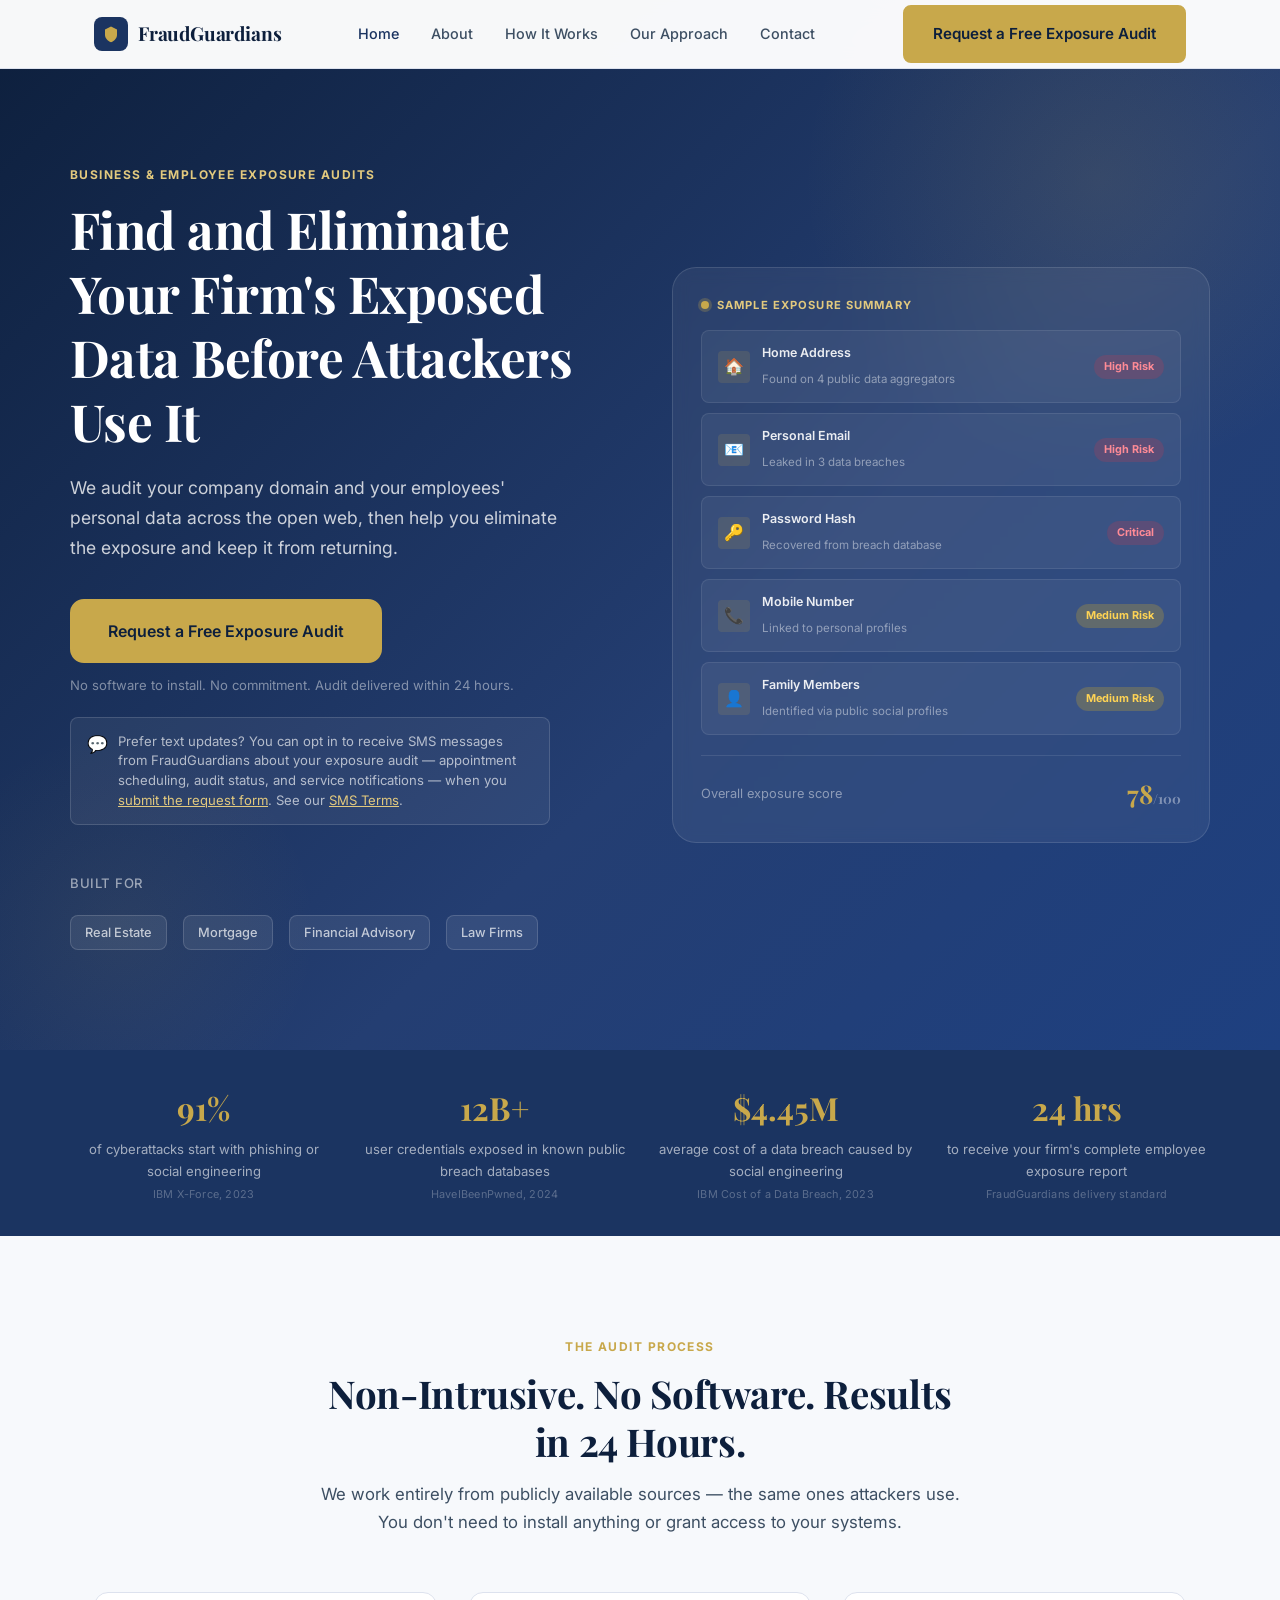
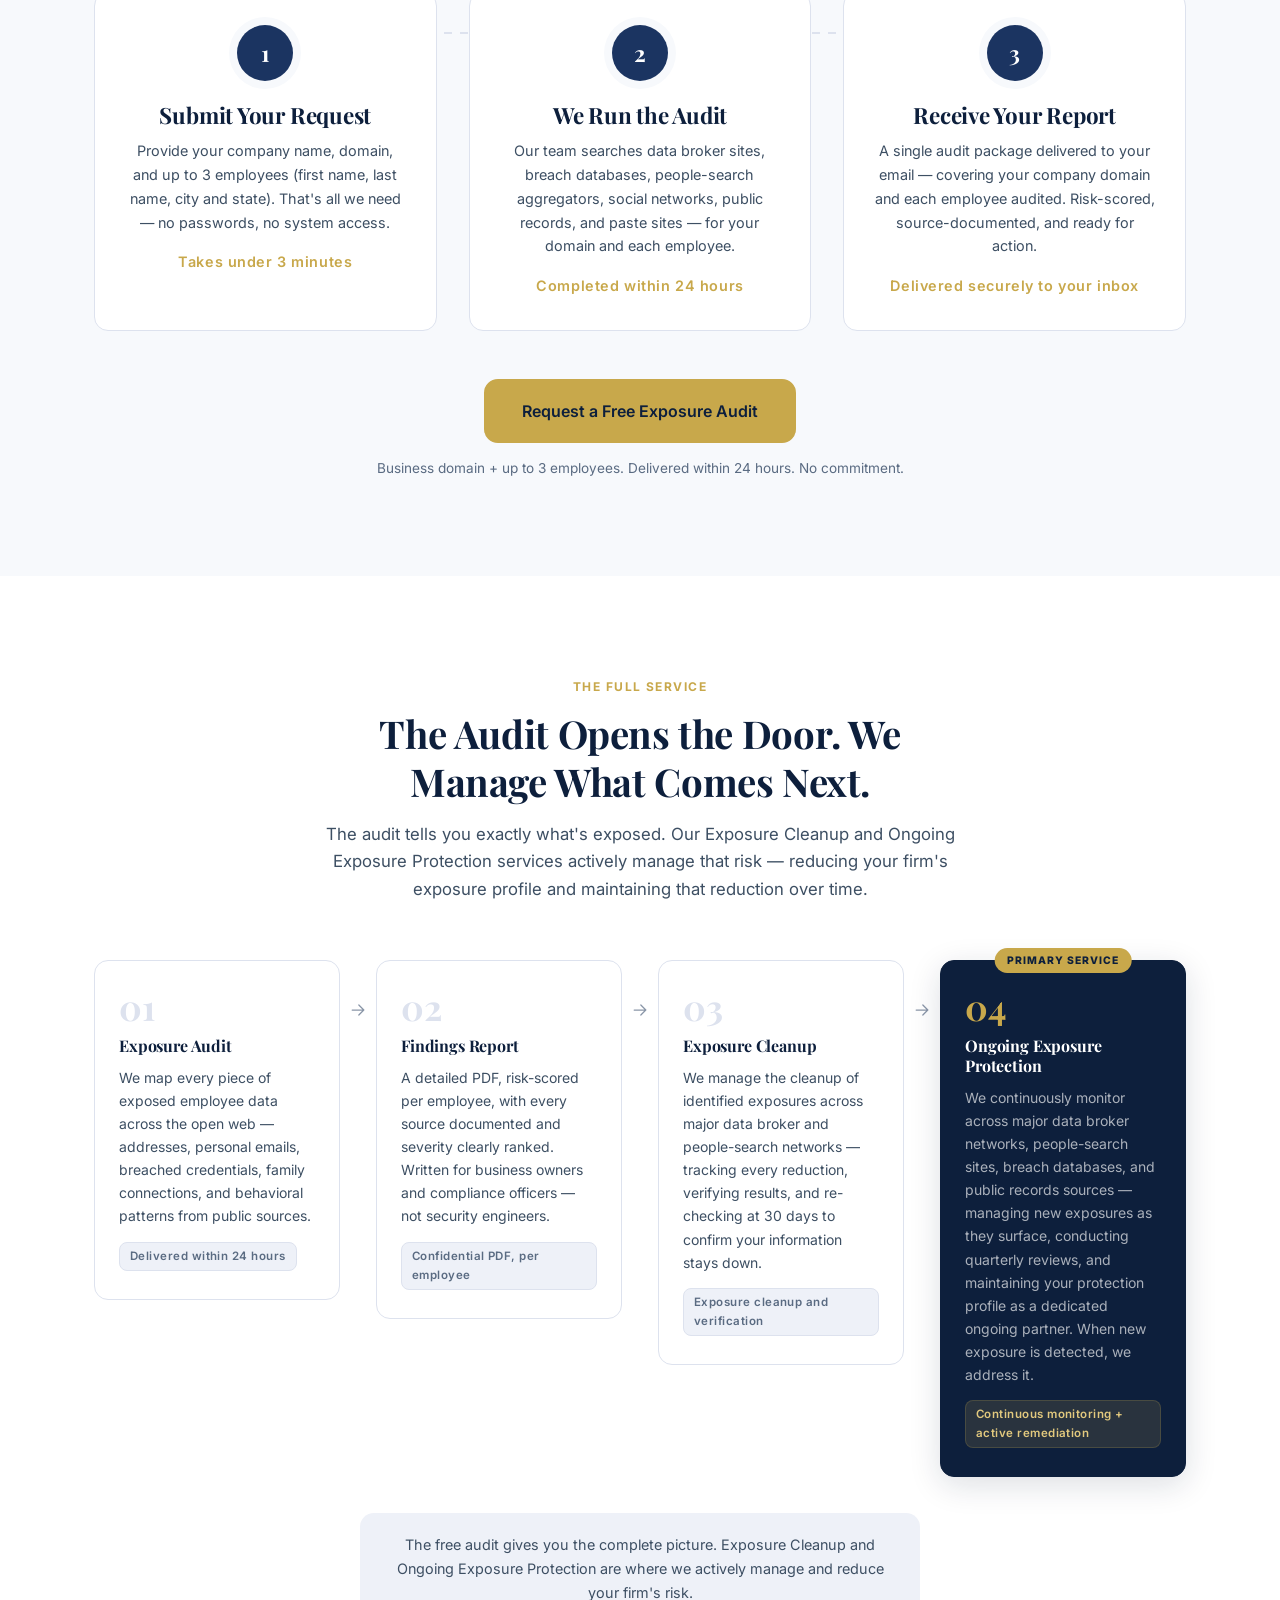
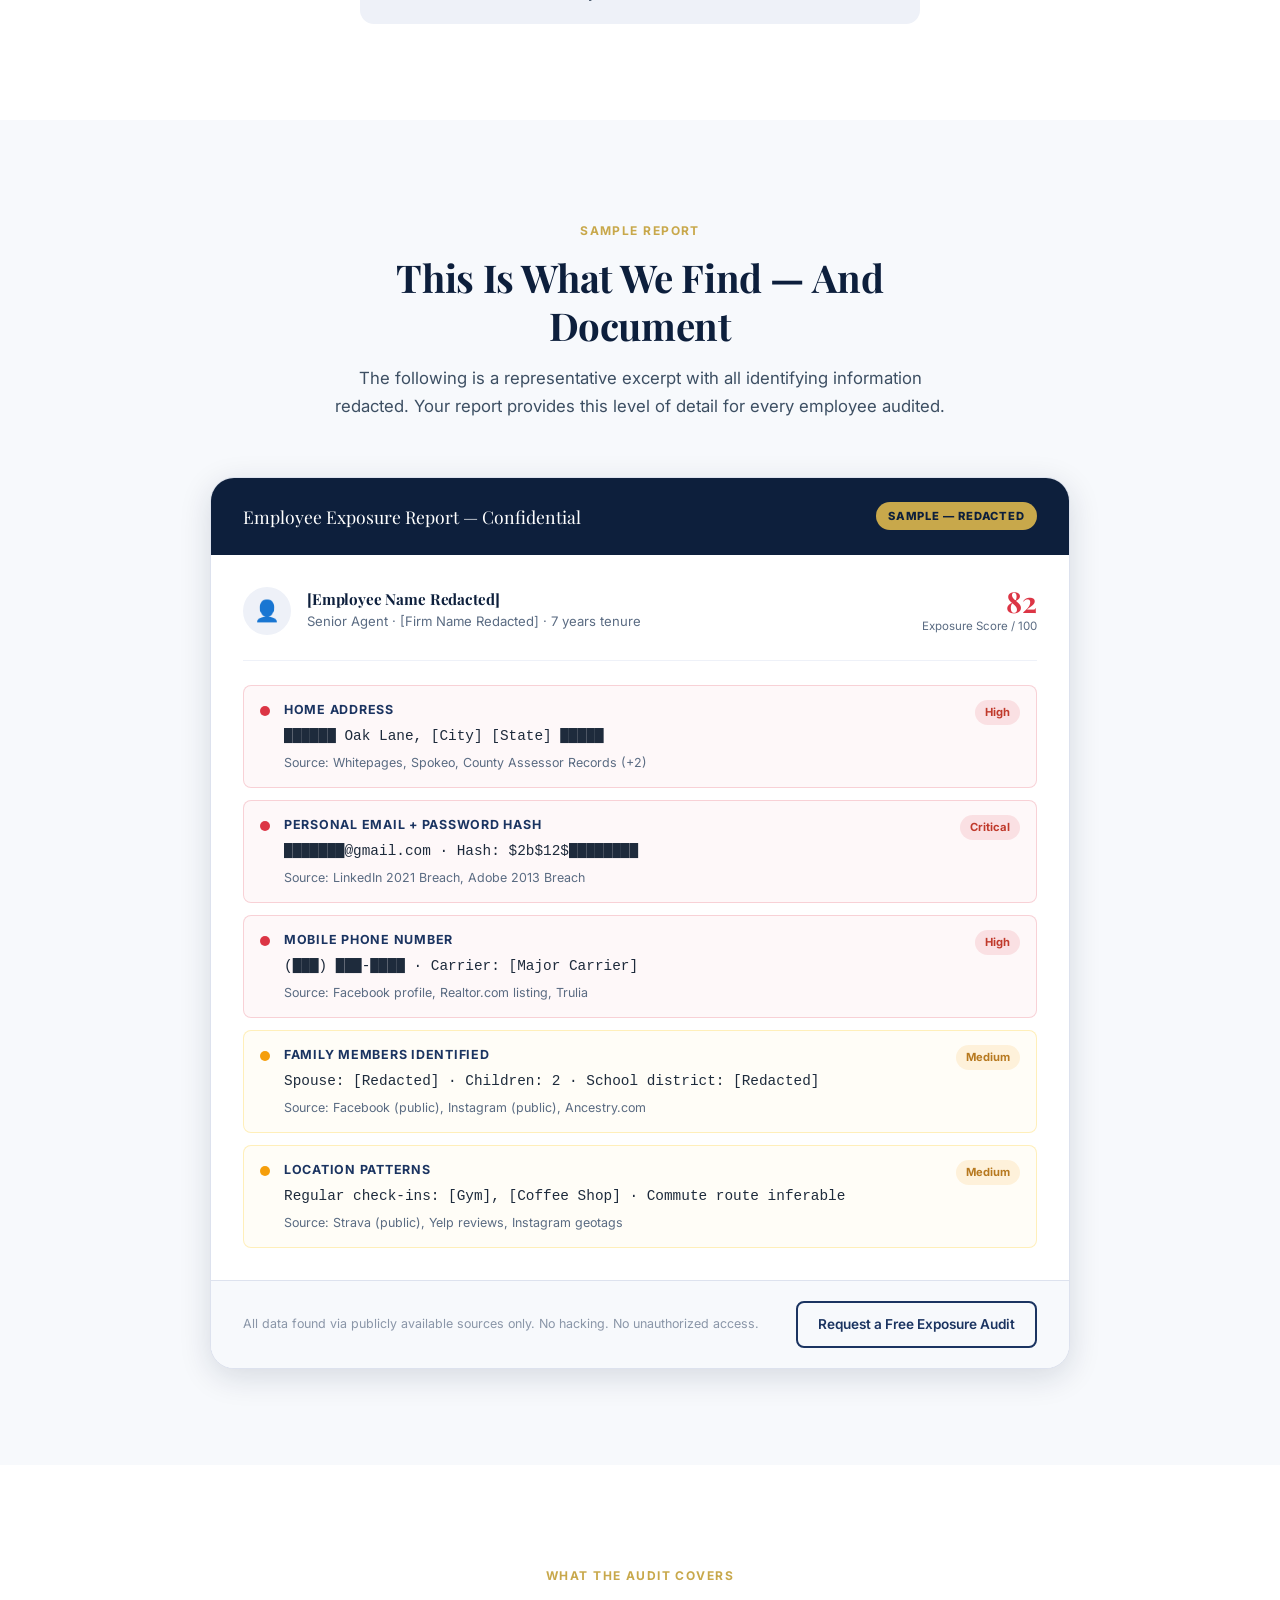
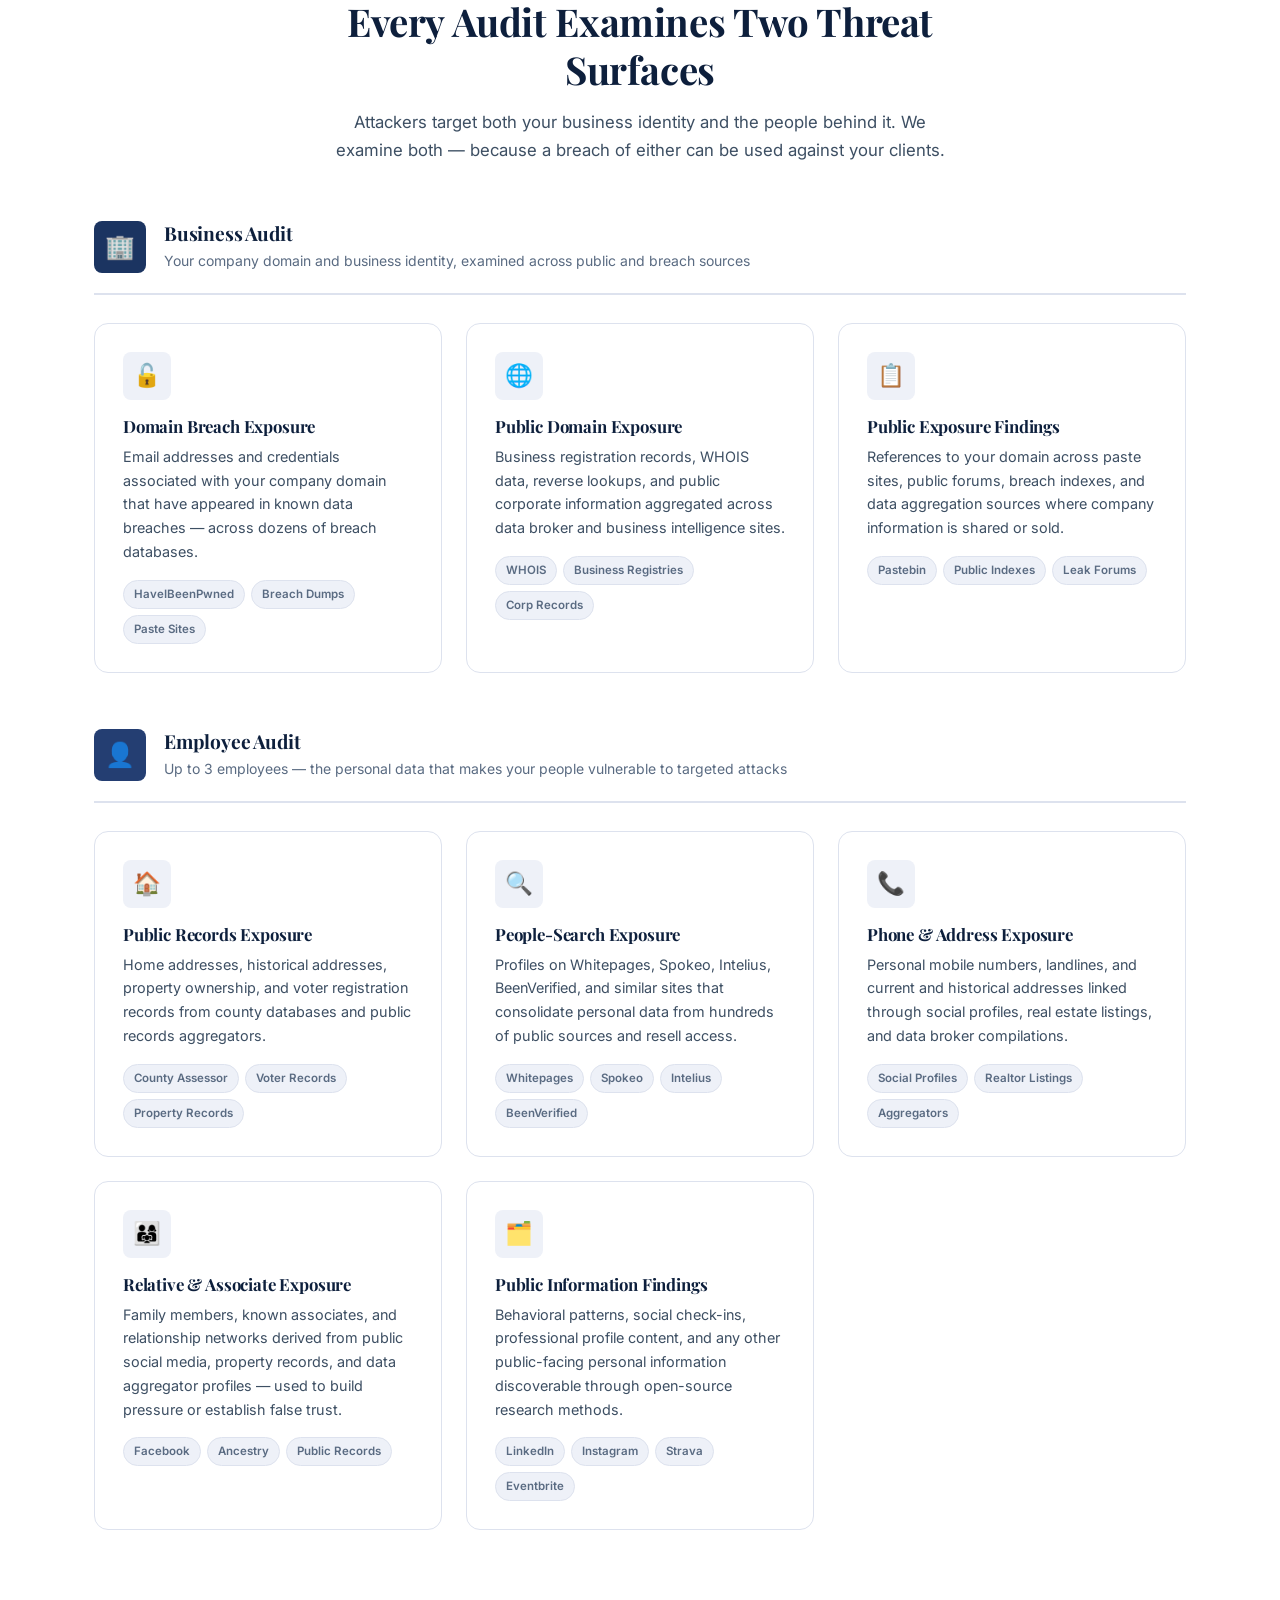
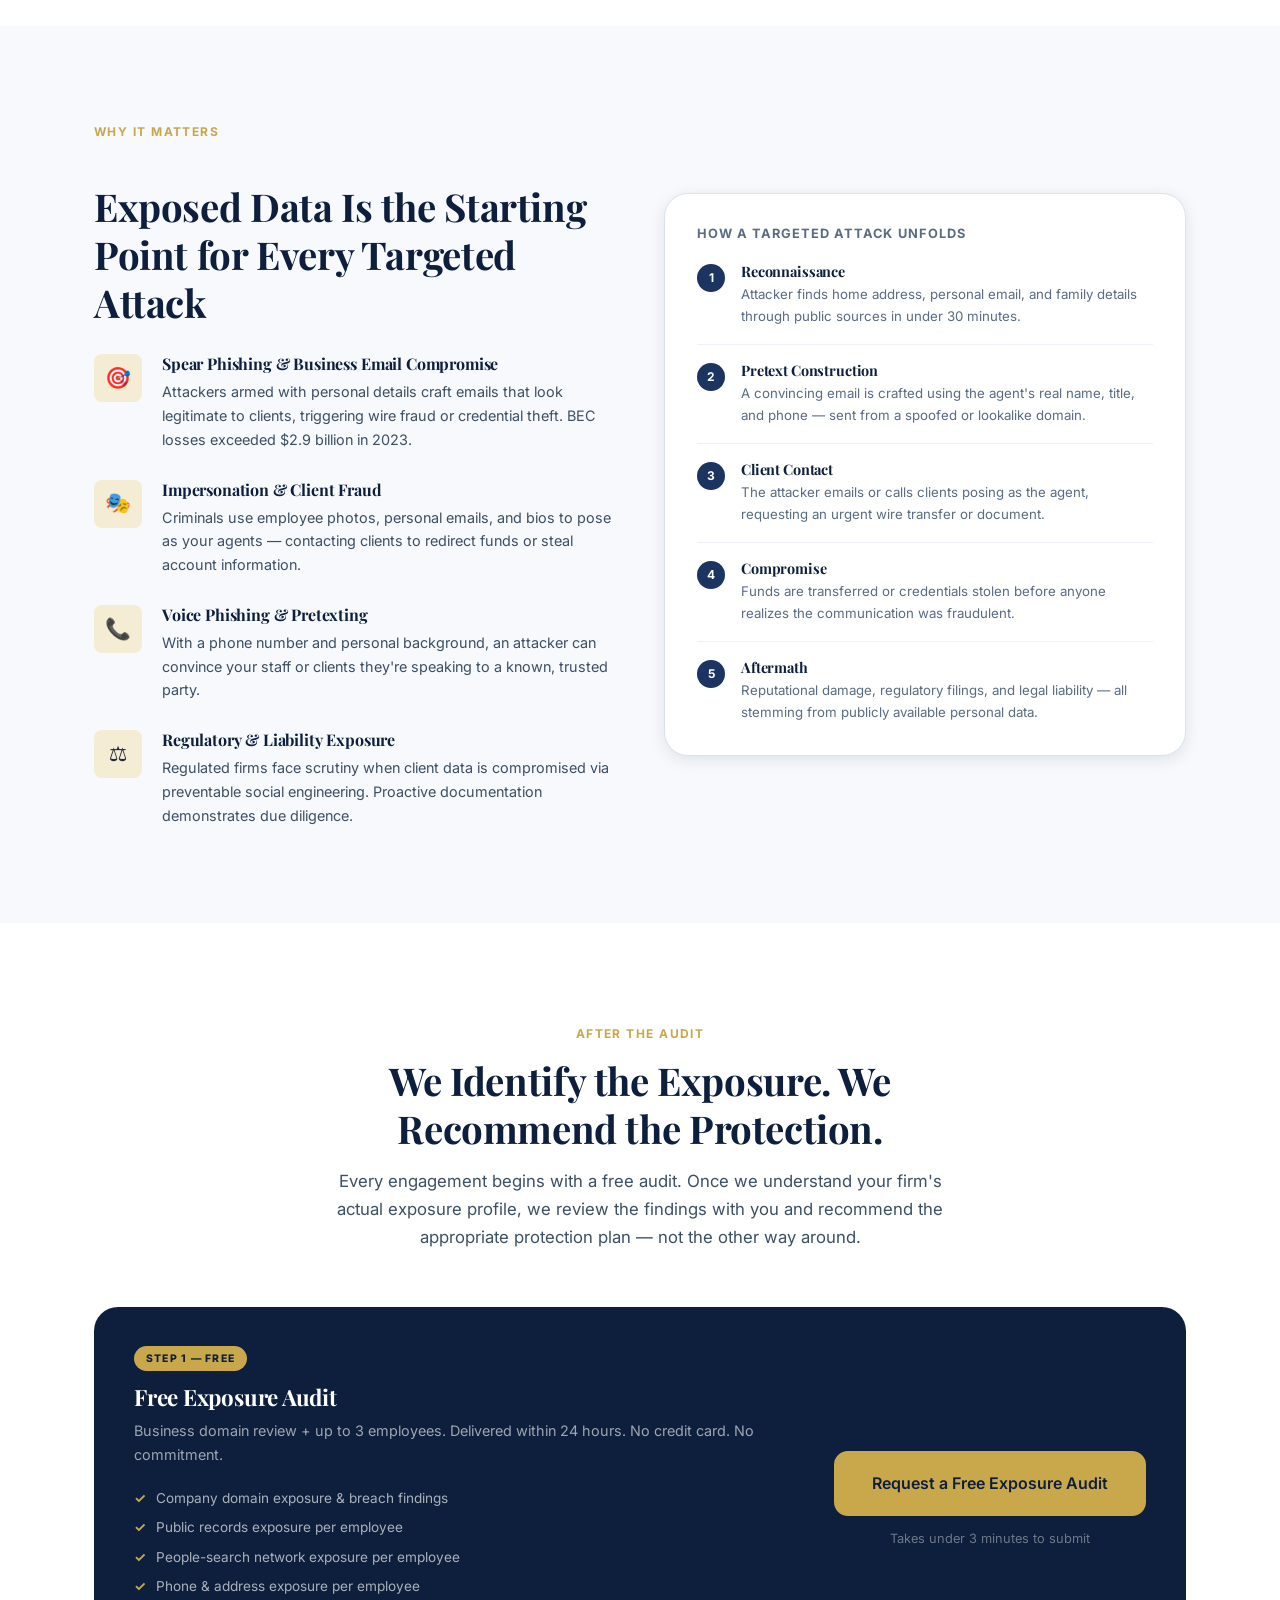
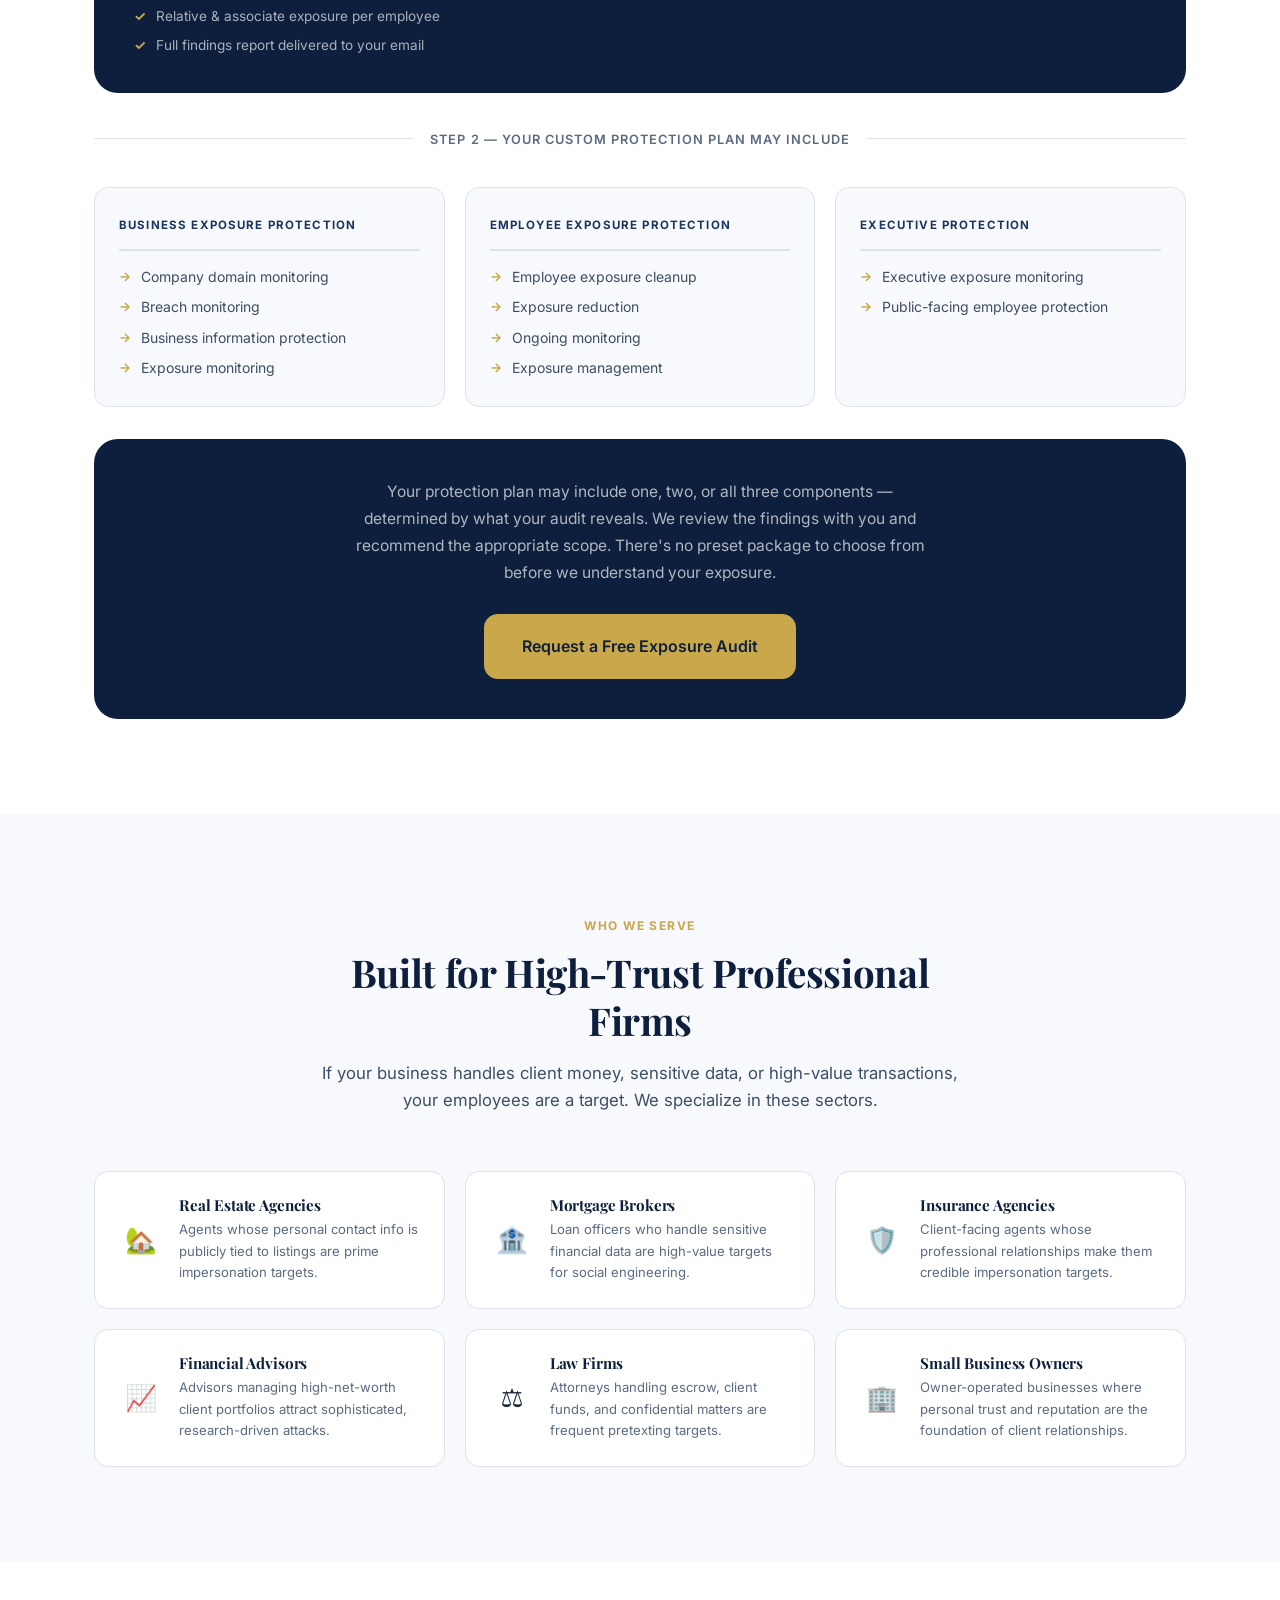
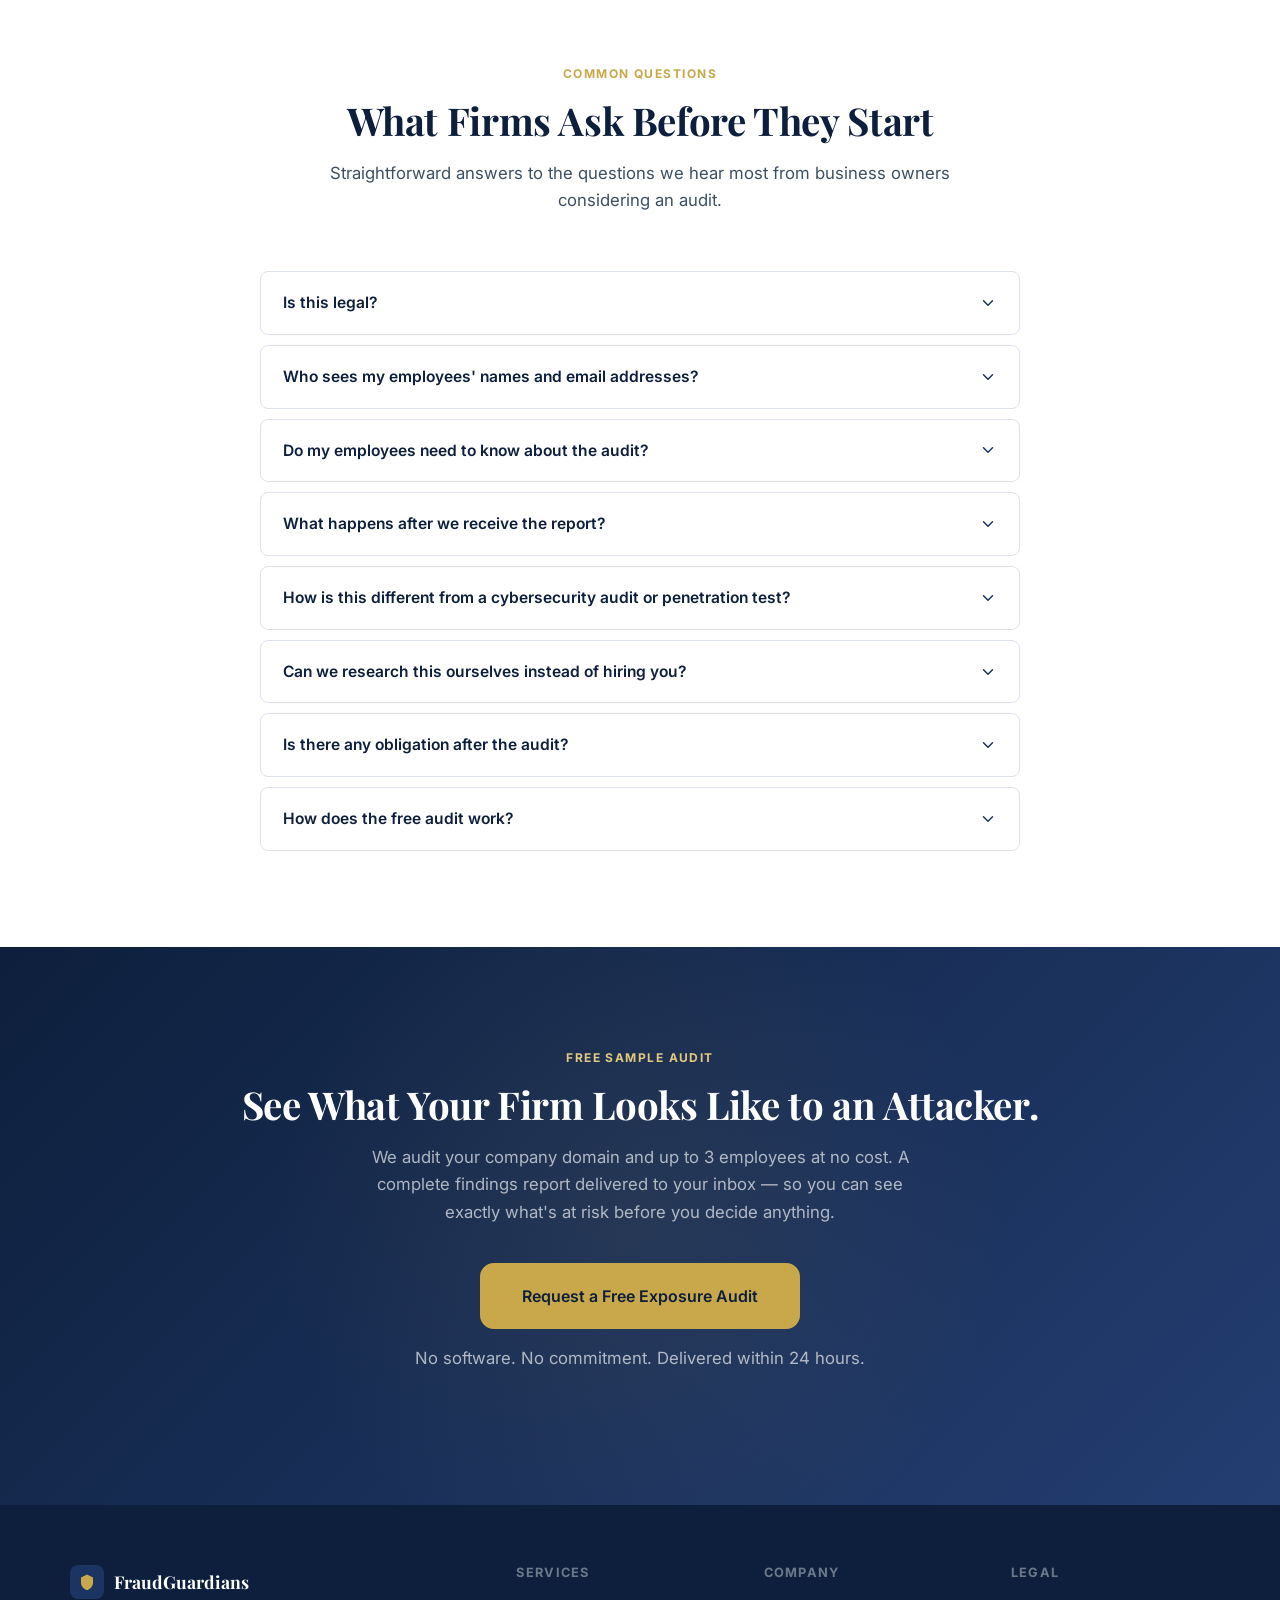
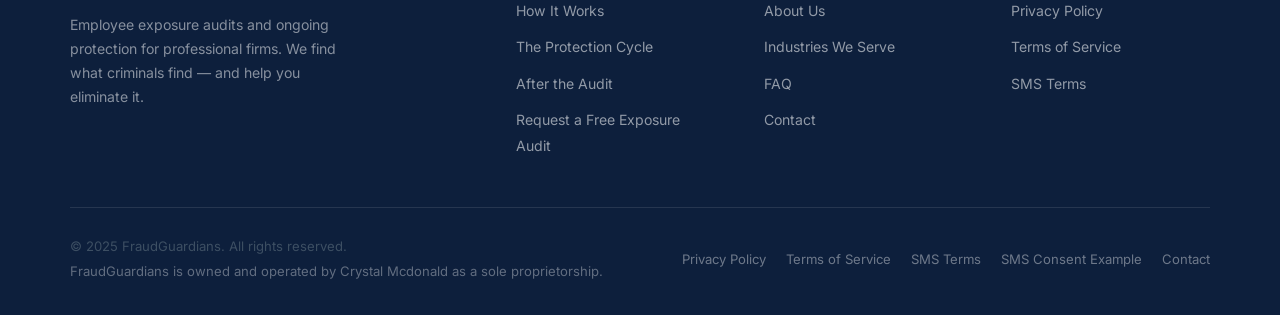
<file: index.html>
<!DOCTYPE html>
<html lang="en">
<head>
  <meta charset="UTF-8" />
  <meta name="viewport" content="width=device-width, initial-scale=1.0" />
  <title>FraudGuardians — Employee Exposure Audits &amp; Ongoing Protection for Professional Firms</title>
  <meta name="description" content="FraudGuardians finds and documents employee personal data exposed online, then helps your firm eliminate it and monitor for new exposures — before attackers use it." />
  <link rel="preconnect" href="https://fonts.googleapis.com" />
  <link rel="preconnect" href="https://fonts.gstatic.com" crossorigin />
  <link href="https://fonts.googleapis.com/css2?family=Inter:wght@400;500;600;700&family=Playfair+Display:wght@600;700&display=swap" rel="stylesheet" />
  <link rel="stylesheet" href="css/styles.css" />
  <link rel="icon" href="data:image/svg+xml,<svg xmlns='http://www.w3.org/2000/svg' viewBox='0 0 32 32'><rect width='32' height='32' rx='7' fill='%231B3461'/><path d='M16 6 L23 10 L23 18 C23 22 16 26 16 26 C16 26 9 22 9 18 L9 10 Z' fill='%23C8A84B'/></svg>" />
</head>
<body>

<!-- ── Navigation ── -->
<nav class="nav" role="navigation" aria-label="Main navigation">
  <div class="nav__inner">
    <a href="index.html" class="nav__logo">
      <div class="nav__logo-mark">
        <svg viewBox="0 0 24 24" xmlns="http://www.w3.org/2000/svg">
          <path d="M12 2L20 6V13C20 17.4 16.5 21.5 12 23C7.5 21.5 4 17.4 4 13V6L12 2Z"/>
        </svg>
      </div>
      FraudGuardians
    </a>

    <div class="nav__links">
      <a href="index.html">Home</a>
      <a href="about.html">About</a>
      <a href="#how-it-works">How It Works</a>
      <a href="#pricing">Our Approach</a>
      <a href="contact.html">Contact</a>
    </div>

    <div class="nav__cta">
      <a href="contact.html" class="btn btn-primary">Request a Free Exposure Audit</a>
    </div>

    <button class="nav__toggle" aria-label="Open menu" aria-expanded="false">
      <span></span><span></span><span></span>
    </button>
  </div>
</nav>

<!-- ── Hero ── -->
<section class="hero" aria-labelledby="hero-heading">
  <div class="hero__inner">
    <div class="hero__content">
      <span class="eyebrow">Business &amp; Employee Exposure Audits</span>
      <h1 id="hero-heading">Find and Eliminate Your Firm's Exposed Data Before Attackers Use It</h1>
      <p class="hero__lead">
        We audit your company domain and your employees' personal data across the open web, then help you eliminate the exposure and keep it from returning.
      </p>
      <div class="hero__actions">
        <a href="contact.html" class="btn btn-primary btn-lg">Request a Free Exposure Audit</a>
      </div>
      <p class="hero__microcopy">No software to install. No commitment. Audit delivered within 24 hours.</p>
      <div class="hero__sms-notice">
        <span class="hero__sms-notice-icon" aria-hidden="true">💬</span>
        <p>Prefer text updates? You can opt in to receive SMS messages from FraudGuardians about your exposure audit — appointment scheduling, audit status, and service notifications — when you <a href="contact.html#sms-consent">submit the request form</a>. See our <a href="sms-terms.html">SMS Terms</a>.</p>
      </div>
      <div class="hero__trust">
        <span class="hero__trust-text">Built for</span>
        <div class="hero__trust-badges">
          <span class="hero__trust-badge">Real Estate</span>
          <span class="hero__trust-badge">Mortgage</span>
          <span class="hero__trust-badge">Financial Advisory</span>
          <span class="hero__trust-badge">Law Firms</span>
        </div>
      </div>
    </div>

    <div class="hero__card" aria-hidden="true">
      <div class="hero__card-label">Sample Exposure Summary</div>
      <div class="exposure-list">
        <div class="exposure-item">
          <div class="exposure-item__icon">🏠</div>
          <div class="exposure-item__text">
            <span class="exposure-item__label">Home Address</span>
            <span class="exposure-item__sub">Found on 4 public data aggregators</span>
          </div>
          <span class="exposure-item__badge badge-high">High Risk</span>
        </div>
        <div class="exposure-item">
          <div class="exposure-item__icon">📧</div>
          <div class="exposure-item__text">
            <span class="exposure-item__label">Personal Email</span>
            <span class="exposure-item__sub">Leaked in 3 data breaches</span>
          </div>
          <span class="exposure-item__badge badge-high">High Risk</span>
        </div>
        <div class="exposure-item">
          <div class="exposure-item__icon">🔑</div>
          <div class="exposure-item__text">
            <span class="exposure-item__label">Password Hash</span>
            <span class="exposure-item__sub">Recovered from breach database</span>
          </div>
          <span class="exposure-item__badge badge-high">Critical</span>
        </div>
        <div class="exposure-item exposure-item--secondary">
          <div class="exposure-item__icon">📞</div>
          <div class="exposure-item__text">
            <span class="exposure-item__label">Mobile Number</span>
            <span class="exposure-item__sub">Linked to personal profiles</span>
          </div>
          <span class="exposure-item__badge badge-medium">Medium Risk</span>
        </div>
        <div class="exposure-item exposure-item--secondary">
          <div class="exposure-item__icon">👤</div>
          <div class="exposure-item__text">
            <span class="exposure-item__label">Family Members</span>
            <span class="exposure-item__sub">Identified via public social profiles</span>
          </div>
          <span class="exposure-item__badge badge-medium">Medium Risk</span>
        </div>
      </div>
      <div class="hero__card-footer">
        <span class="hero__card-footer-text">Overall exposure score</span>
        <div class="hero__card-score">78<span>/100</span></div>
      </div>
    </div>
  </div>
</section>

<!-- ── Stats Bar ── -->
<div class="stats-bar">
  <div class="stats-bar__inner">
    <div>
      <span class="stat__number">91%</span>
      <p class="stat__label">of cyberattacks start with phishing or social engineering</p>
      <p class="stat__source">IBM X-Force, 2023</p>
    </div>
    <div>
      <span class="stat__number">12B+</span>
      <p class="stat__label">user credentials exposed in known public breach databases</p>
      <p class="stat__source">HaveIBeenPwned, 2024</p>
    </div>
    <div>
      <span class="stat__number">$4.45M</span>
      <p class="stat__label">average cost of a data breach caused by social engineering</p>
      <p class="stat__source">IBM Cost of a Data Breach, 2023</p>
    </div>
    <div>
      <span class="stat__number">24 hrs</span>
      <p class="stat__label">to receive your firm's complete employee exposure report</p>
      <p class="stat__source">FraudGuardians delivery standard</p>
    </div>
  </div>
</div>

<!-- ── How It Works ── -->
<section class="section section--alt" id="how-it-works" aria-labelledby="how-heading">
  <div class="container">
    <div class="section-header">
      <span class="eyebrow">The Audit Process</span>
      <h2 id="how-heading">Non-Intrusive. No Software. Results in 24 Hours.</h2>
      <p>We work entirely from publicly available sources — the same ones attackers use. You don't need to install anything or grant access to your systems.</p>
    </div>

    <div class="steps-grid">
      <div class="step-card">
        <div class="step-card__num">1</div>
        <h3>Submit Your Request</h3>
        <p>Provide your company name, domain, and up to 3 employees (first name, last name, city and state). That's all we need — no passwords, no system access.</p>
        <p class="step-card__time">Takes under 3 minutes</p>
      </div>

      <div class="step-card">
        <div class="step-card__num">2</div>
        <h3>We Run the Audit</h3>
        <p>Our team searches data broker sites, breach databases, people-search aggregators, social networks, public records, and paste sites — for your domain and each employee.</p>
        <p class="step-card__time">Completed within 24 hours</p>
      </div>

      <div class="step-card">
        <div class="step-card__num">3</div>
        <h3>Receive Your Report</h3>
        <p>A single audit package delivered to your email — covering your company domain and each employee audited. Risk-scored, source-documented, and ready for action.</p>
        <p class="step-card__time">Delivered securely to your inbox</p>
      </div>
    </div>

    <div class="steps-cta">
      <a href="contact.html" class="btn btn-primary btn-lg">Request a Free Exposure Audit</a>
      <p>Business domain + up to 3 employees. Delivered within 24 hours. No commitment.</p>
    </div>
  </div>
</section>

<!-- ── Protection Cycle ── -->
<section class="section" id="protection-cycle" aria-labelledby="cycle-heading">
  <div class="container">
    <div class="section-header">
      <span class="eyebrow">The Full Service</span>
      <h2 id="cycle-heading">The Audit Opens the Door. We Manage What Comes Next.</h2>
      <p>The audit tells you exactly what's exposed. Our Exposure Cleanup and Ongoing Exposure Protection services actively manage that risk — reducing your firm's exposure profile and maintaining that reduction over time.</p>
    </div>

    <div class="lifecycle-grid">
      <div class="lifecycle-phase">
        <div class="lifecycle-phase__num">01</div>
        <div class="lifecycle-phase__content">
          <h3>Exposure Audit</h3>
          <p>We map every piece of exposed employee data across the open web — addresses, personal emails, breached credentials, family connections, and behavioral patterns from public sources.</p>
          <div class="lifecycle-phase__detail">Delivered within 24 hours</div>
        </div>
      </div>

      <div class="lifecycle-connector" aria-hidden="true">
        <svg viewBox="0 0 24 24" fill="none" xmlns="http://www.w3.org/2000/svg"><path d="M5 12H19M19 12L13 6M19 12L13 18" stroke="currentColor" stroke-width="1.5" stroke-linecap="round" stroke-linejoin="round"/></svg>
      </div>

      <div class="lifecycle-phase">
        <div class="lifecycle-phase__num">02</div>
        <div class="lifecycle-phase__content">
          <h3>Findings Report</h3>
          <p>A detailed PDF, risk-scored per employee, with every source documented and severity clearly ranked. Written for business owners and compliance officers — not security engineers.</p>
          <div class="lifecycle-phase__detail">Confidential PDF, per employee</div>
        </div>
      </div>

      <div class="lifecycle-connector" aria-hidden="true">
        <svg viewBox="0 0 24 24" fill="none" xmlns="http://www.w3.org/2000/svg"><path d="M5 12H19M19 12L13 6M19 12L13 18" stroke="currentColor" stroke-width="1.5" stroke-linecap="round" stroke-linejoin="round"/></svg>
      </div>

      <div class="lifecycle-phase">
        <div class="lifecycle-phase__num">03</div>
        <div class="lifecycle-phase__content">
          <h3>Exposure Cleanup</h3>
          <p>We manage the cleanup of identified exposures across major data broker and people-search networks — tracking every reduction, verifying results, and re-checking at 30 days to confirm your information stays down.</p>
          <div class="lifecycle-phase__detail">Exposure cleanup and verification</div>
        </div>
      </div>

      <div class="lifecycle-connector" aria-hidden="true">
        <svg viewBox="0 0 24 24" fill="none" xmlns="http://www.w3.org/2000/svg"><path d="M5 12H19M19 12L13 6M19 12L13 18" stroke="currentColor" stroke-width="1.5" stroke-linecap="round" stroke-linejoin="round"/></svg>
      </div>

      <div class="lifecycle-phase lifecycle-phase--featured">
        <div class="lifecycle-phase__badge">Primary Service</div>
        <div class="lifecycle-phase__num">04</div>
        <div class="lifecycle-phase__content">
          <h3>Ongoing Exposure Protection</h3>
          <p>We continuously monitor across major data broker networks, people-search sites, breach databases, and public records sources — managing new exposures as they surface, conducting quarterly reviews, and maintaining your protection profile as a dedicated ongoing partner. When new exposure is detected, we address it.</p>
          <div class="lifecycle-phase__detail">Continuous monitoring + active remediation</div>
        </div>
      </div>
    </div>

    <div class="lifecycle-note">
      <p>The free audit gives you the complete picture. Exposure Cleanup and Ongoing Exposure Protection are where we actively manage and reduce your firm's risk.</p>
    </div>
  </div>
</section>

<!-- ── Sample Findings ── -->
<section class="section section--alt" id="sample" aria-labelledby="sample-heading">
  <div class="container">
    <div class="section-header">
      <span class="eyebrow">Sample Report</span>
      <h2 id="sample-heading">This Is What We Find — And Document</h2>
      <p>The following is a representative excerpt with all identifying information redacted. Your report provides this level of detail for every employee audited.</p>
    </div>

    <div class="sample-wrapper">
      <div class="sample-report">
        <div class="sample-report__header">
          <div class="sample-report__title">Employee Exposure Report — Confidential</div>
          <div class="sample-report__badge">Sample — Redacted</div>
        </div>

        <div class="sample-report__body">
          <div class="sample-employee">
            <div class="sample-employee__avatar">👤</div>
            <div class="sample-employee__info">
              <h4>[Employee Name Redacted]</h4>
              <p>Senior Agent · [Firm Name Redacted] · 7 years tenure</p>
            </div>
            <div class="sample-employee__risk">
              <div class="risk-score">82</div>
              <div class="risk-label">Exposure Score / 100</div>
            </div>
          </div>

          <div class="findings-list">
            <div class="finding-item finding-item--high">
              <div class="finding-item__dot"></div>
              <div class="finding-item__body">
                <div class="finding-item__type">Home Address</div>
                <div class="finding-item__value">██████ Oak Lane, [City] [State] █████</div>
                <div class="finding-item__source">Source: Whitepages, Spokeo, County Assessor Records (+2)</div>
              </div>
              <span class="finding-item__sev sev-high">High</span>
            </div>

            <div class="finding-item finding-item--high">
              <div class="finding-item__dot"></div>
              <div class="finding-item__body">
                <div class="finding-item__type">Personal Email + Password Hash</div>
                <div class="finding-item__value">███████@gmail.com · Hash: $2b$12$████████</div>
                <div class="finding-item__source">Source: LinkedIn 2021 Breach, Adobe 2013 Breach</div>
              </div>
              <span class="finding-item__sev sev-high">Critical</span>
            </div>

            <div class="finding-item finding-item--high">
              <div class="finding-item__dot"></div>
              <div class="finding-item__body">
                <div class="finding-item__type">Mobile Phone Number</div>
                <div class="finding-item__value">(███) ███-████ · Carrier: [Major Carrier]</div>
                <div class="finding-item__source">Source: Facebook profile, Realtor.com listing, Trulia</div>
              </div>
              <span class="finding-item__sev sev-high">High</span>
            </div>

            <div class="finding-item finding-item--medium">
              <div class="finding-item__dot"></div>
              <div class="finding-item__body">
                <div class="finding-item__type">Family Members Identified</div>
                <div class="finding-item__value">Spouse: [Redacted] · Children: 2 · School district: [Redacted]</div>
                <div class="finding-item__source">Source: Facebook (public), Instagram (public), Ancestry.com</div>
              </div>
              <span class="finding-item__sev sev-medium">Medium</span>
            </div>

            <div class="finding-item finding-item--medium">
              <div class="finding-item__dot"></div>
              <div class="finding-item__body">
                <div class="finding-item__type">Location Patterns</div>
                <div class="finding-item__value">Regular check-ins: [Gym], [Coffee Shop] · Commute route inferable</div>
                <div class="finding-item__source">Source: Strava (public), Yelp reviews, Instagram geotags</div>
              </div>
              <span class="finding-item__sev sev-medium">Medium</span>
            </div>
          </div>
        </div>

        <div class="sample-report__footer">
          <span class="sample-report__disclaimer">All data found via publicly available sources only. No hacking. No unauthorized access.</span>
          <a href="contact.html" class="btn btn-outline-navy" style="padding:10px 20px;font-size:.85rem;">Request a Free Exposure Audit</a>
        </div>
      </div>
    </div>
  </div>
</section>

<!-- ── What We Find ── -->
<section class="section" id="what-we-find" aria-labelledby="find-heading">
  <div class="container">
    <div class="section-header">
      <span class="eyebrow">What the Audit Covers</span>
      <h2 id="find-heading">Every Audit Examines Two Threat Surfaces</h2>
      <p>Attackers target both your business identity and the people behind it. We examine both — because a breach of either can be used against your clients.</p>
    </div>

    <div class="audit-subsections">

      <!-- Business Audit -->
      <div class="audit-subsection">
        <div class="audit-subsection__header">
          <div class="audit-subsection__icon audit-subsection__icon--biz">🏢</div>
          <div class="audit-subsection__meta">
            <h3>Business Audit</h3>
            <p>Your company domain and business identity, examined across public and breach sources</p>
          </div>
        </div>
        <div class="find-grid find-grid--3">
          <div class="find-card">
            <div class="find-card__icon">🔓</div>
            <h3>Domain Breach Exposure</h3>
            <p>Email addresses and credentials associated with your company domain that have appeared in known data breaches — across dozens of breach databases.</p>
            <div class="find-card__examples">
              <span class="tag">HaveIBeenPwned</span>
              <span class="tag">Breach Dumps</span>
              <span class="tag">Paste Sites</span>
            </div>
          </div>

          <div class="find-card">
            <div class="find-card__icon">🌐</div>
            <h3>Public Domain Exposure</h3>
            <p>Business registration records, WHOIS data, reverse lookups, and public corporate information aggregated across data broker and business intelligence sites.</p>
            <div class="find-card__examples">
              <span class="tag">WHOIS</span>
              <span class="tag">Business Registries</span>
              <span class="tag">Corp Records</span>
            </div>
          </div>

          <div class="find-card">
            <div class="find-card__icon">📋</div>
            <h3>Public Exposure Findings</h3>
            <p>References to your domain across paste sites, public forums, breach indexes, and data aggregation sources where company information is shared or sold.</p>
            <div class="find-card__examples">
              <span class="tag">Pastebin</span>
              <span class="tag">Public Indexes</span>
              <span class="tag">Leak Forums</span>
            </div>
          </div>
        </div>
      </div>

      <!-- Employee Audit -->
      <div class="audit-subsection">
        <div class="audit-subsection__header">
          <div class="audit-subsection__icon audit-subsection__icon--emp">👤</div>
          <div class="audit-subsection__meta">
            <h3>Employee Audit</h3>
            <p>Up to 3 employees — the personal data that makes your people vulnerable to targeted attacks</p>
          </div>
        </div>
        <div class="find-grid find-grid--3">
          <div class="find-card">
            <div class="find-card__icon">🏠</div>
            <h3>Public Records Exposure</h3>
            <p>Home addresses, historical addresses, property ownership, and voter registration records from county databases and public records aggregators.</p>
            <div class="find-card__examples">
              <span class="tag">County Assessor</span>
              <span class="tag">Voter Records</span>
              <span class="tag">Property Records</span>
            </div>
          </div>

          <div class="find-card">
            <div class="find-card__icon">🔍</div>
            <h3>People-Search Exposure</h3>
            <p>Profiles on Whitepages, Spokeo, Intelius, BeenVerified, and similar sites that consolidate personal data from hundreds of public sources and resell access.</p>
            <div class="find-card__examples">
              <span class="tag">Whitepages</span>
              <span class="tag">Spokeo</span>
              <span class="tag">Intelius</span>
              <span class="tag">BeenVerified</span>
            </div>
          </div>

          <div class="find-card">
            <div class="find-card__icon">📞</div>
            <h3>Phone &amp; Address Exposure</h3>
            <p>Personal mobile numbers, landlines, and current and historical addresses linked through social profiles, real estate listings, and data broker compilations.</p>
            <div class="find-card__examples">
              <span class="tag">Social Profiles</span>
              <span class="tag">Realtor Listings</span>
              <span class="tag">Aggregators</span>
            </div>
          </div>

          <div class="find-card">
            <div class="find-card__icon">👨‍👩‍👧</div>
            <h3>Relative &amp; Associate Exposure</h3>
            <p>Family members, known associates, and relationship networks derived from public social media, property records, and data aggregator profiles — used to build pressure or establish false trust.</p>
            <div class="find-card__examples">
              <span class="tag">Facebook</span>
              <span class="tag">Ancestry</span>
              <span class="tag">Public Records</span>
            </div>
          </div>

          <div class="find-card">
            <div class="find-card__icon">🗂️</div>
            <h3>Public Information Findings</h3>
            <p>Behavioral patterns, social check-ins, professional profile content, and any other public-facing personal information discoverable through open-source research methods.</p>
            <div class="find-card__examples">
              <span class="tag">LinkedIn</span>
              <span class="tag">Instagram</span>
              <span class="tag">Strava</span>
              <span class="tag">Eventbrite</span>
            </div>
          </div>
        </div>
      </div>

    </div><!-- /audit-subsections -->
  </div>
</section>

<!-- ── Why It Matters ── -->
<section class="section section--alt" id="why-it-matters" aria-labelledby="matters-heading">
  <div class="container">
    <div class="matters-grid">
      <div class="matters__points">
        <span class="eyebrow">Why It Matters</span>
        <h2 id="matters-heading">Exposed Data Is the Starting Point for Every Targeted Attack</h2>

        <div class="matter-point">
          <div class="matter-point__icon">🎯</div>
          <div>
            <h3>Spear Phishing &amp; Business Email Compromise</h3>
            <p>Attackers armed with personal details craft emails that look legitimate to clients, triggering wire fraud or credential theft. BEC losses exceeded $2.9 billion in 2023.</p>
          </div>
        </div>

        <div class="matter-point">
          <div class="matter-point__icon">🎭</div>
          <div>
            <h3>Impersonation &amp; Client Fraud</h3>
            <p>Criminals use employee photos, personal emails, and bios to pose as your agents — contacting clients to redirect funds or steal account information.</p>
          </div>
        </div>

        <div class="matter-point">
          <div class="matter-point__icon">📞</div>
          <div>
            <h3>Voice Phishing &amp; Pretexting</h3>
            <p>With a phone number and personal background, an attacker can convince your staff or clients they're speaking to a known, trusted party.</p>
          </div>
        </div>

        <div class="matter-point">
          <div class="matter-point__icon">⚖️</div>
          <div>
            <h3>Regulatory &amp; Liability Exposure</h3>
            <p>Regulated firms face scrutiny when client data is compromised via preventable social engineering. Proactive documentation demonstrates due diligence.</p>
          </div>
        </div>
      </div>

      <div class="matters__visual">
        <h3 style="margin-bottom:20px;font-size:.8rem;color:var(--text-light);font-family:'Inter',sans-serif;font-weight:700;text-transform:uppercase;letter-spacing:.08em;">How a Targeted Attack Unfolds</h3>
        <div class="attack-scenario">
          <div class="attack-step">
            <div class="attack-step__num">1</div>
            <div class="attack-step__content">
              <h4>Reconnaissance</h4>
              <p>Attacker finds home address, personal email, and family details through public sources in under 30 minutes.</p>
            </div>
          </div>
          <div class="attack-step">
            <div class="attack-step__num">2</div>
            <div class="attack-step__content">
              <h4>Pretext Construction</h4>
              <p>A convincing email is crafted using the agent's real name, title, and phone — sent from a spoofed or lookalike domain.</p>
            </div>
          </div>
          <div class="attack-step">
            <div class="attack-step__num">3</div>
            <div class="attack-step__content">
              <h4>Client Contact</h4>
              <p>The attacker emails or calls clients posing as the agent, requesting an urgent wire transfer or document.</p>
            </div>
          </div>
          <div class="attack-step">
            <div class="attack-step__num">4</div>
            <div class="attack-step__content">
              <h4>Compromise</h4>
              <p>Funds are transferred or credentials stolen before anyone realizes the communication was fraudulent.</p>
            </div>
          </div>
          <div class="attack-step">
            <div class="attack-step__num">5</div>
            <div class="attack-step__content">
              <h4>Aftermath</h4>
              <p>Reputational damage, regulatory filings, and legal liability — all stemming from publicly available personal data.</p>
            </div>
          </div>
        </div>
      </div>
    </div>
  </div>
</section>

<!-- ── After the Audit ── -->
<section class="section" id="pricing" aria-labelledby="pricing-heading">
  <div class="container">
    <div class="section-header">
      <span class="eyebrow">After the Audit</span>
      <h2 id="pricing-heading">We Identify the Exposure. We Recommend the Protection.</h2>
      <p>Every engagement begins with a free audit. Once we understand your firm's actual exposure profile, we review the findings with you and recommend the appropriate protection plan — not the other way around.</p>
    </div>

    <!-- Free audit callout -->
    <div class="pricing-free-callout">
      <div class="pricing-free-callout__inner">
        <div class="pricing-free-callout__left">
          <div class="pricing-free-callout__label">Step 1 — Free</div>
          <h3>Free Exposure Audit</h3>
          <p>Business domain review + up to 3 employees. Delivered within 24 hours. No credit card. No commitment.</p>
          <ul class="pricing-free-list">
            <li>Company domain exposure &amp; breach findings</li>
            <li>Public records exposure per employee</li>
            <li>People-search network exposure per employee</li>
            <li>Phone &amp; address exposure per employee</li>
            <li>Relative &amp; associate exposure per employee</li>
            <li>Full findings report delivered to your email</li>
          </ul>
        </div>
        <div class="pricing-free-callout__right">
          <a href="contact.html" class="btn btn-primary btn-lg">Request a Free Exposure Audit</a>
          <p>Takes under 3 minutes to submit</p>
        </div>
      </div>
    </div>

    <div class="pricing-divider-label">
      <span>Step 2 — Your custom protection plan may include</span>
    </div>

    <div class="plan-components">

      <div class="plan-component">
        <div class="plan-component__label">Business Exposure Protection</div>
        <ul class="plan-component__list">
          <li>Company domain monitoring</li>
          <li>Breach monitoring</li>
          <li>Business information protection</li>
          <li>Exposure monitoring</li>
        </ul>
      </div>

      <div class="plan-component">
        <div class="plan-component__label">Employee Exposure Protection</div>
        <ul class="plan-component__list">
          <li>Employee exposure cleanup</li>
          <li>Exposure reduction</li>
          <li>Ongoing monitoring</li>
          <li>Exposure management</li>
        </ul>
      </div>

      <div class="plan-component">
        <div class="plan-component__label">Executive Protection</div>
        <ul class="plan-component__list">
          <li>Executive exposure monitoring</li>
          <li>Public-facing employee protection</li>
        </ul>
      </div>

    </div>

    <div class="plan-note">
      <p>Your protection plan may include one, two, or all three components — determined by what your audit reveals. We review the findings with you and recommend the appropriate scope. There's no preset package to choose from before we understand your exposure.</p>
      <a href="contact.html" class="btn btn-primary btn-lg">Request a Free Exposure Audit</a>
    </div>

  </div>
</section>

<!-- ── Industries ── -->
<section class="section section--alt" id="industries" aria-labelledby="industry-heading">
  <div class="container">
    <div class="section-header">
      <span class="eyebrow">Who We Serve</span>
      <h2 id="industry-heading">Built for High-Trust Professional Firms</h2>
      <p>If your business handles client money, sensitive data, or high-value transactions, your employees are a target. We specialize in these sectors.</p>
    </div>

    <div class="industries-grid">
      <div class="industry-card">
        <div class="industry-card__icon">🏡</div>
        <div>
          <h3>Real Estate Agencies</h3>
          <p>Agents whose personal contact info is publicly tied to listings are prime impersonation targets.</p>
        </div>
      </div>

      <div class="industry-card">
        <div class="industry-card__icon">🏦</div>
        <div>
          <h3>Mortgage Brokers</h3>
          <p>Loan officers who handle sensitive financial data are high-value targets for social engineering.</p>
        </div>
      </div>

      <div class="industry-card">
        <div class="industry-card__icon">🛡️</div>
        <div>
          <h3>Insurance Agencies</h3>
          <p>Client-facing agents whose professional relationships make them credible impersonation targets.</p>
        </div>
      </div>

      <div class="industry-card">
        <div class="industry-card__icon">📈</div>
        <div>
          <h3>Financial Advisors</h3>
          <p>Advisors managing high-net-worth client portfolios attract sophisticated, research-driven attacks.</p>
        </div>
      </div>

      <div class="industry-card">
        <div class="industry-card__icon">⚖️</div>
        <div>
          <h3>Law Firms</h3>
          <p>Attorneys handling escrow, client funds, and confidential matters are frequent pretexting targets.</p>
        </div>
      </div>

      <div class="industry-card">
        <div class="industry-card__icon">🏢</div>
        <div>
          <h3>Small Business Owners</h3>
          <p>Owner-operated businesses where personal trust and reputation are the foundation of client relationships.</p>
        </div>
      </div>
    </div>
  </div>
</section>

<!-- ── FAQ ── -->
<section class="section" id="faq" aria-labelledby="faq-heading">
  <div class="container">
    <div class="section-header">
      <span class="eyebrow">Common Questions</span>
      <h2 id="faq-heading">What Firms Ask Before They Start</h2>
      <p>Straightforward answers to the questions we hear most from business owners considering an audit.</p>
    </div>

    <div class="faq-list" role="list">

      <details class="faq-item">
        <summary class="faq-question">Is this legal?</summary>
        <div class="faq-answer">
          <p>Yes. All research is conducted using publicly available, open-source information — the same data anyone can access freely online. We do not hack, use unauthorized access, or violate any platform's terms of service. Every finding in your report can be independently verified through the sources we document.</p>
        </div>
      </details>

      <details class="faq-item">
        <summary class="faq-question">Who sees my employees' names and email addresses?</summary>
        <div class="faq-answer">
          <p>Only our audit team, under strict confidentiality. We never sell, share, or use employee data for any purpose other than conducting your audit. All submitted employee data is deleted from our systems within 30 days of report delivery. This is documented in our <a href="privacy.html">Privacy Policy</a>.</p>
        </div>
      </details>

      <details class="faq-item">
        <summary class="faq-question">Do my employees need to know about the audit?</summary>
        <div class="faq-answer">
          <p>Not during the audit itself — we're researching publicly available information, not accessing private systems or accounts. After receiving the report, many firms brief their employees, share the relevant findings, and walk through the remediation steps together. We can advise on how to handle that conversation effectively.</p>
        </div>
      </details>

      <details class="faq-item">
        <summary class="faq-question">What happens after we receive the report?</summary>
        <div class="faq-answer">
          <p>The report includes a prioritized findings summary so you know exactly what was found and how severe each exposure is. We then review the findings with you and recommend a protection plan appropriate to your firm's actual exposure profile — which may include business exposure protection, employee exposure protection, executive protection, or a combination.</p>
          <p>The plan is based on what we find, not a preset package you select in advance. Some firms need immediate exposure cleanup; others benefit more from ongoing monitoring and management. We make that recommendation after seeing your results.</p>
        </div>
      </details>

      <details class="faq-item">
        <summary class="faq-question">How is this different from a cybersecurity audit or penetration test?</summary>
        <div class="faq-answer">
          <p>A penetration test looks for vulnerabilities in your systems and technical infrastructure. We focus specifically on the open-source intelligence (OSINT) layer — the personal data about your employees that exists on the public web. This is the reconnaissance phase that precedes nearly every targeted social engineering attack. Most cybersecurity audits do not examine it at all. Our work addresses a different and often overlooked threat surface.</p>
        </div>
      </details>

      <details class="faq-item">
        <summary class="faq-question">Can we research this ourselves instead of hiring you?</summary>
        <div class="faq-answer">
          <p>You can search some of this information manually — but a thorough audit covers dozens of data broker sites, multiple breach databases, people-search aggregators, public records sources, and social platforms for each employee. Systematically checking all of them, knowing what to look for in each, and then repeating the process regularly for an entire team is a significant time commitment that most firms don't have the bandwidth to maintain. We do this consistently and know what to look for because it's the only thing we do.</p>
        </div>
      </details>

      <details class="faq-item">
        <summary class="faq-question">Is there any obligation after the audit?</summary>
        <div class="faq-answer">
          <p>None. The report and findings are yours to keep regardless of what you decide to do next. If you'd like us to manage the exposure on your behalf, we'll recommend a plan based on the results. If you'd prefer to handle it internally, the report gives you everything you need to do so. There is no pressure and no commitment beyond the audit itself.</p>
        </div>
      </details>

      <details class="faq-item">
        <summary class="faq-question">How does the free audit work?</summary>
        <div class="faq-answer">
          <p>Submit the short form on our <a href="contact.html">Contact page</a> with your company name, domain, email address, and up to 3 employees (first name, last name, city and state). We run a full audit — business domain review and employee exposure audit — and deliver a complete findings package to your email within 24 hours. No credit card, no sales call, no commitment.</p>
        </div>
      </details>

    </div>
  </div>
</section>

<!-- ── Final CTA ── -->
<section class="cta-section" aria-labelledby="cta-heading">
  <div class="container" style="position:relative;z-index:1;">
    <span class="eyebrow" style="color:var(--gold-light);">Free Sample Audit</span>
    <h2 id="cta-heading">See What Your Firm Looks Like to an Attacker.</h2>
    <p>We audit your company domain and up to 3 employees at no cost. A complete findings report delivered to your inbox — so you can see exactly what's at risk before you decide anything.</p>
    <a href="contact.html" class="btn btn-primary btn-lg">Request a Free Exposure Audit</a>
    <p class="cta-guarantee">No software. No commitment. Delivered within 24 hours.</p>
  </div>
</section>

<!-- ── Footer ── -->
<footer class="footer" role="contentinfo">
  <div class="footer__inner">
    <div class="footer__brand">
      <div class="footer__logo">
        <div class="nav__logo-mark">
          <svg viewBox="0 0 24 24" xmlns="http://www.w3.org/2000/svg" width="18" height="18">
            <path d="M12 2L20 6V13C20 17.4 16.5 21.5 12 23C7.5 21.5 4 17.4 4 13V6L12 2Z" fill="#C8A84B"/>
          </svg>
        </div>
        FraudGuardians
      </div>
      <p>Employee exposure audits and ongoing protection for professional firms. We find what criminals find — and help you eliminate it.</p>
    </div>

    <div class="footer__col">
      <h4>Services</h4>
      <ul>
        <li><a href="#how-it-works">How It Works</a></li>
        <li><a href="#protection-cycle">The Protection Cycle</a></li>
        <li><a href="#pricing">After the Audit</a></li>
        <li><a href="contact.html">Request a Free Exposure Audit</a></li>
      </ul>
    </div>

    <div class="footer__col">
      <h4>Company</h4>
      <ul>
        <li><a href="about.html">About Us</a></li>
        <li><a href="#industries">Industries We Serve</a></li>
        <li><a href="#faq">FAQ</a></li>
        <li><a href="contact.html">Contact</a></li>
      </ul>
    </div>

    <div class="footer__col">
      <h4>Legal</h4>
      <ul>
        <li><a href="privacy.html">Privacy Policy</a></li>
        <li><a href="terms.html">Terms of Service</a></li>
        <li><a href="sms-terms.html">SMS Terms</a></li>
      </ul>
    </div>
  </div>

  <div class="footer__bottom">
    <div class="footer__bottom-text">
      <p>© 2025 FraudGuardians. All rights reserved.</p>
      <p class="footer__ownership">FraudGuardians is owned and operated by Crystal Mcdonald as a sole proprietorship.</p>
    </div>
    <div class="footer__legal">
      <a href="privacy.html">Privacy Policy</a>
      <a href="terms.html">Terms of Service</a>
      <a href="sms-terms.html">SMS Terms</a>
      <a href="sms-consent.html">SMS Consent Example</a>
      <a href="contact.html">Contact</a>
    </div>
  </div>
</footer>

<script src="js/main.js"></script>
</body>
</html>
</file>
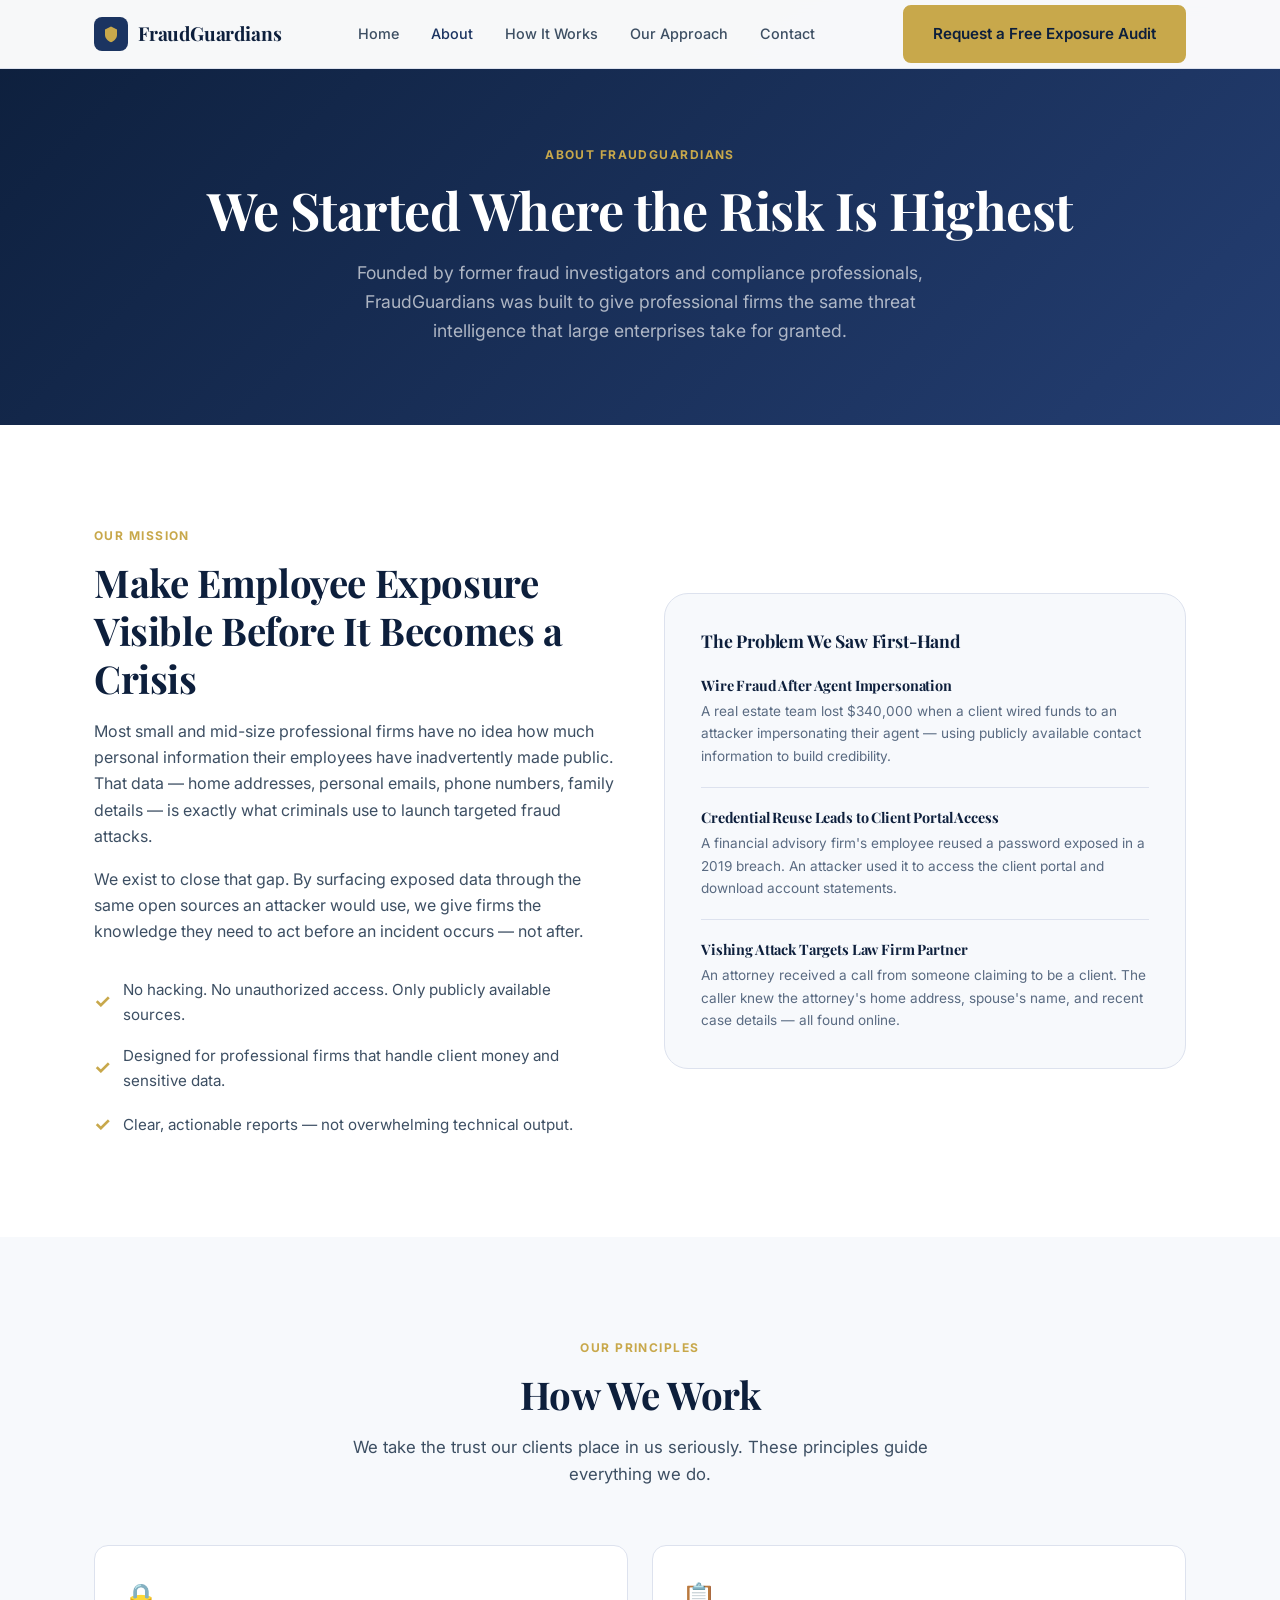
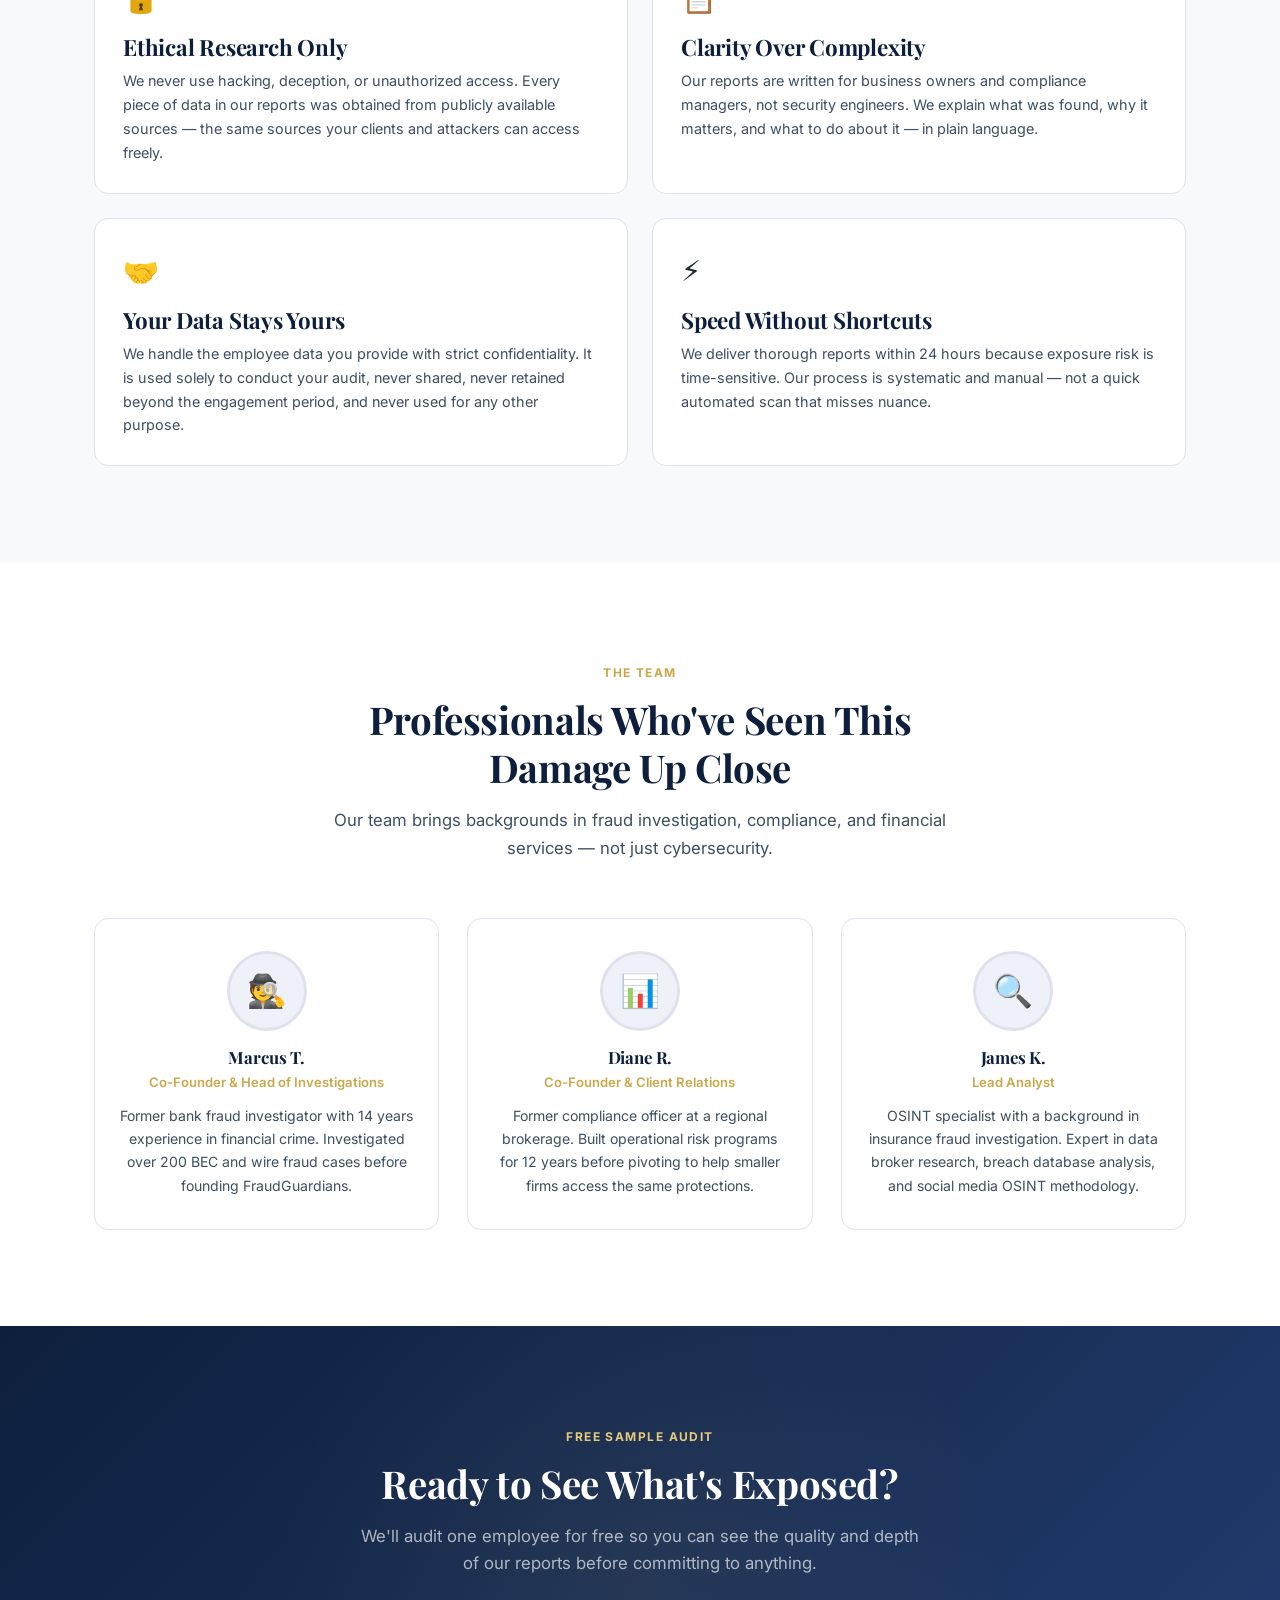
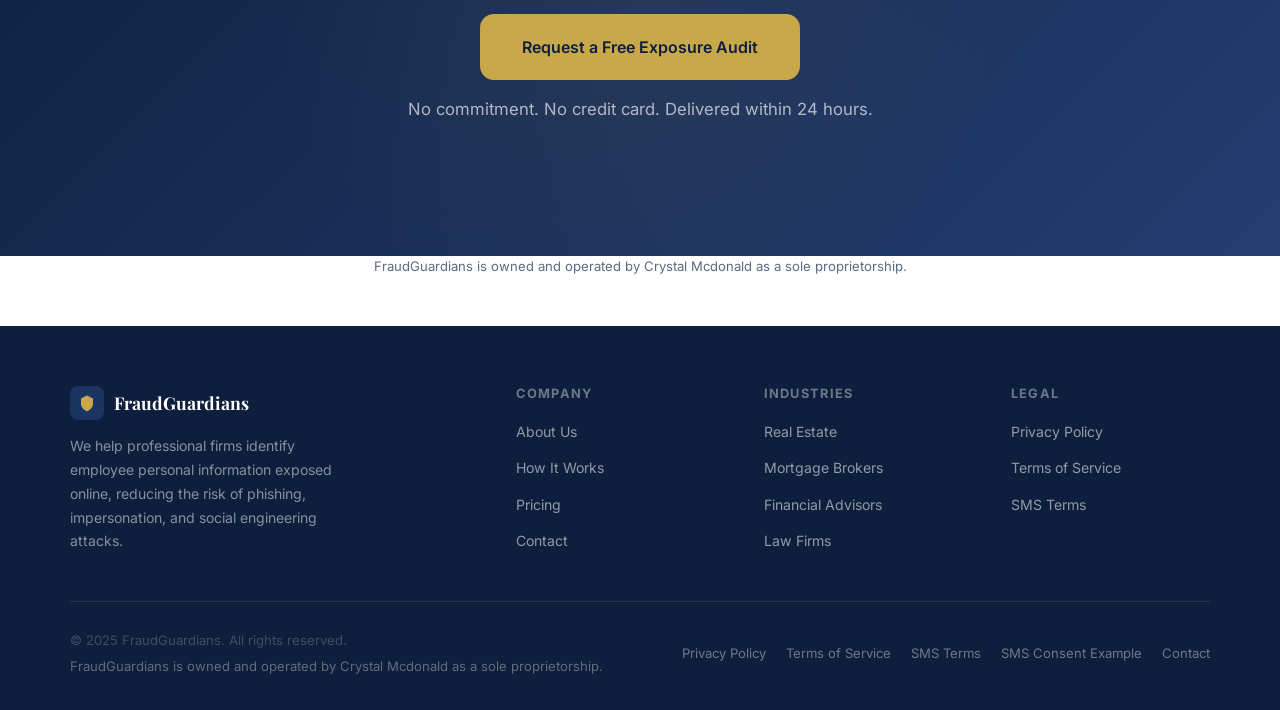
<file: about.html>
<!DOCTYPE html>
<html lang="en">
<head>
  <meta charset="UTF-8" />
  <meta name="viewport" content="width=device-width, initial-scale=1.0" />
  <title>About FraudGuardians — Our Mission &amp; Team</title>
  <meta name="description" content="FraudGuardians was built to protect professional firms from social engineering and impersonation fraud by surfacing exposed employee data before attackers can use it." />
  <link rel="preconnect" href="https://fonts.googleapis.com" />
  <link rel="preconnect" href="https://fonts.gstatic.com" crossorigin />
  <link href="https://fonts.googleapis.com/css2?family=Inter:wght@400;500;600;700&family=Playfair+Display:wght@600;700&display=swap" rel="stylesheet" />
  <link rel="stylesheet" href="css/styles.css" />
  <link rel="icon" href="data:image/svg+xml,<svg xmlns='http://www.w3.org/2000/svg' viewBox='0 0 32 32'><rect width='32' height='32' rx='7' fill='%231B3461'/><path d='M16 6 L23 10 L23 18 C23 22 16 26 16 26 C16 26 9 22 9 18 L9 10 Z' fill='%23C8A84B'/></svg>" />
</head>
<body>

<nav class="nav" role="navigation">
  <div class="nav__inner">
    <a href="index.html" class="nav__logo">
      <div class="nav__logo-mark">
        <svg viewBox="0 0 24 24" xmlns="http://www.w3.org/2000/svg">
          <path d="M12 2L20 6V13C20 17.4 16.5 21.5 12 23C7.5 21.5 4 17.4 4 13V6L12 2Z"/>
        </svg>
      </div>
      FraudGuardians
    </a>
    <div class="nav__links">
      <a href="index.html">Home</a>
      <a href="about.html" class="active">About</a>
      <a href="index.html#how-it-works">How It Works</a>
      <a href="index.html#pricing">Our Approach</a>
      <a href="contact.html">Contact</a>
    </div>
    <div class="nav__cta">
      <a href="contact.html" class="btn btn-primary">Request a Free Exposure Audit</a>
    </div>
    <button class="nav__toggle" aria-label="Open menu" aria-expanded="false">
      <span></span><span></span><span></span>
    </button>
  </div>
</nav>

<!-- ── Page Hero ── -->
<div class="page-hero">
  <span class="eyebrow">About FraudGuardians</span>
  <h1>We Started Where the Risk Is Highest</h1>
  <p>Founded by former fraud investigators and compliance professionals, FraudGuardians was built to give professional firms the same threat intelligence that large enterprises take for granted.</p>
</div>

<!-- ── Mission ── -->
<section class="section">
  <div class="container">
    <div class="matters-grid">
      <div>
        <span class="eyebrow">Our Mission</span>
        <h2>Make Employee Exposure Visible Before It Becomes a Crisis</h2>
        <p style="margin:16px 0;">Most small and mid-size professional firms have no idea how much personal information their employees have inadvertently made public. That data — home addresses, personal emails, phone numbers, family details — is exactly what criminals use to launch targeted fraud attacks.</p>
        <p>We exist to close that gap. By surfacing exposed data through the same open sources an attacker would use, we give firms the knowledge they need to act before an incident occurs — not after.</p>
        <div style="margin-top:32px;display:flex;flex-direction:column;gap:16px;">
          <div style="display:flex;align-items:center;gap:12px;">
            <span style="color:var(--gold);font-weight:700;font-size:1.2rem;">✓</span>
            <span style="font-size:.95rem;color:var(--text-mid);">No hacking. No unauthorized access. Only publicly available sources.</span>
          </div>
          <div style="display:flex;align-items:center;gap:12px;">
            <span style="color:var(--gold);font-weight:700;font-size:1.2rem;">✓</span>
            <span style="font-size:.95rem;color:var(--text-mid);">Designed for professional firms that handle client money and sensitive data.</span>
          </div>
          <div style="display:flex;align-items:center;gap:12px;">
            <span style="color:var(--gold);font-weight:700;font-size:1.2rem;">✓</span>
            <span style="font-size:.95rem;color:var(--text-mid);">Clear, actionable reports — not overwhelming technical output.</span>
          </div>
        </div>
      </div>

      <div style="background:var(--off-white);border:1px solid var(--gray-200);border-radius:var(--radius-xl);padding:36px;">
        <h3 style="margin-bottom:24px;font-size:1.1rem;">The Problem We Saw First-Hand</h3>
        <div style="display:flex;flex-direction:column;gap:20px;">
          <div style="padding-bottom:20px;border-bottom:1px solid var(--gray-200);">
            <h4 style="font-size:.9rem;margin-bottom:6px;">Wire Fraud After Agent Impersonation</h4>
            <p style="font-size:.85rem;color:var(--text-light);">A real estate team lost $340,000 when a client wired funds to an attacker impersonating their agent — using publicly available contact information to build credibility.</p>
          </div>
          <div style="padding-bottom:20px;border-bottom:1px solid var(--gray-200);">
            <h4 style="font-size:.9rem;margin-bottom:6px;">Credential Reuse Leads to Client Portal Access</h4>
            <p style="font-size:.85rem;color:var(--text-light);">A financial advisory firm's employee reused a password exposed in a 2019 breach. An attacker used it to access the client portal and download account statements.</p>
          </div>
          <div>
            <h4 style="font-size:.9rem;margin-bottom:6px;">Vishing Attack Targets Law Firm Partner</h4>
            <p style="font-size:.85rem;color:var(--text-light);">An attorney received a call from someone claiming to be a client. The caller knew the attorney's home address, spouse's name, and recent case details — all found online.</p>
          </div>
        </div>
      </div>
    </div>
  </div>
</section>

<!-- ── Values ── -->
<section class="section section--alt">
  <div class="container">
    <div class="section-header">
      <span class="eyebrow">Our Principles</span>
      <h2>How We Work</h2>
      <p>We take the trust our clients place in us seriously. These principles guide everything we do.</p>
    </div>

    <div class="values-grid">
      <div class="value-card">
        <div class="value-card__icon">🔒</div>
        <h3>Ethical Research Only</h3>
        <p>We never use hacking, deception, or unauthorized access. Every piece of data in our reports was obtained from publicly available sources — the same sources your clients and attackers can access freely.</p>
      </div>

      <div class="value-card">
        <div class="value-card__icon">📋</div>
        <h3>Clarity Over Complexity</h3>
        <p>Our reports are written for business owners and compliance managers, not security engineers. We explain what was found, why it matters, and what to do about it — in plain language.</p>
      </div>

      <div class="value-card">
        <div class="value-card__icon">🤝</div>
        <h3>Your Data Stays Yours</h3>
        <p>We handle the employee data you provide with strict confidentiality. It is used solely to conduct your audit, never shared, never retained beyond the engagement period, and never used for any other purpose.</p>
      </div>

      <div class="value-card">
        <div class="value-card__icon">⚡</div>
        <h3>Speed Without Shortcuts</h3>
        <p>We deliver thorough reports within 24 hours because exposure risk is time-sensitive. Our process is systematic and manual — not a quick automated scan that misses nuance.</p>
      </div>
    </div>
  </div>
</section>

<!-- ── Team ── -->
<section class="section">
  <div class="container">
    <div class="section-header">
      <span class="eyebrow">The Team</span>
      <h2>Professionals Who've Seen This Damage Up Close</h2>
      <p>Our team brings backgrounds in fraud investigation, compliance, and financial services — not just cybersecurity.</p>
    </div>

    <div class="team-grid">
      <div class="team-card">
        <div class="team-card__avatar">🕵️</div>
        <h3>Marcus T.</h3>
        <div class="team-card__title">Co-Founder &amp; Head of Investigations</div>
        <p>Former bank fraud investigator with 14 years experience in financial crime. Investigated over 200 BEC and wire fraud cases before founding FraudGuardians.</p>
      </div>

      <div class="team-card">
        <div class="team-card__avatar">📊</div>
        <h3>Diane R.</h3>
        <div class="team-card__title">Co-Founder &amp; Client Relations</div>
        <p>Former compliance officer at a regional brokerage. Built operational risk programs for 12 years before pivoting to help smaller firms access the same protections.</p>
      </div>

      <div class="team-card">
        <div class="team-card__avatar">🔍</div>
        <h3>James K.</h3>
        <div class="team-card__title">Lead Analyst</div>
        <p>OSINT specialist with a background in insurance fraud investigation. Expert in data broker research, breach database analysis, and social media OSINT methodology.</p>
      </div>
    </div>
  </div>
</section>

<!-- ── CTA ── -->
<section class="cta-section">
  <div class="container" style="position:relative;z-index:1;">
    <span class="eyebrow" style="color:var(--gold-light);">Free Sample Audit</span>
    <h2>Ready to See What's Exposed?</h2>
    <p>We'll audit one employee for free so you can see the quality and depth of our reports before committing to anything.</p>
    <a href="contact.html" class="btn btn-primary btn-lg">Request a Free Exposure Audit</a>
    <p class="cta-guarantee">No commitment. No credit card. Delivered within 24 hours.</p>
  </div>
</section>

<div class="about-ownership">
  <p class="ownership-note">FraudGuardians is owned and operated by Crystal Mcdonald as a sole proprietorship.</p>
</div>

<footer class="footer">
  <div class="footer__inner">
    <div class="footer__brand">
      <div class="footer__logo">
        <div class="nav__logo-mark">
          <svg viewBox="0 0 24 24" xmlns="http://www.w3.org/2000/svg" width="18" height="18">
            <path d="M12 2L20 6V13C20 17.4 16.5 21.5 12 23C7.5 21.5 4 17.4 4 13V6L12 2Z" fill="#C8A84B"/>
          </svg>
        </div>
        FraudGuardians
      </div>
      <p>We help professional firms identify employee personal information exposed online, reducing the risk of phishing, impersonation, and social engineering attacks.</p>
    </div>
    <div class="footer__col">
      <h4>Company</h4>
      <ul>
        <li><a href="about.html">About Us</a></li>
        <li><a href="index.html#how-it-works">How It Works</a></li>
        <li><a href="index.html#pricing">Pricing</a></li>
        <li><a href="contact.html">Contact</a></li>
      </ul>
    </div>
    <div class="footer__col">
      <h4>Industries</h4>
      <ul>
        <li><a href="contact.html">Real Estate</a></li>
        <li><a href="contact.html">Mortgage Brokers</a></li>
        <li><a href="contact.html">Financial Advisors</a></li>
        <li><a href="contact.html">Law Firms</a></li>
      </ul>
    </div>
    <div class="footer__col">
      <h4>Legal</h4>
      <ul>
        <li><a href="privacy.html">Privacy Policy</a></li>
        <li><a href="terms.html">Terms of Service</a></li>
        <li><a href="sms-terms.html">SMS Terms</a></li>
      </ul>
    </div>
  </div>
  <div class="footer__bottom">
    <div class="footer__bottom-text">
      <p>© 2025 FraudGuardians. All rights reserved.</p>
      <p class="footer__ownership">FraudGuardians is owned and operated by Crystal Mcdonald as a sole proprietorship.</p>
    </div>
    <div class="footer__legal">
      <a href="privacy.html">Privacy Policy</a>
      <a href="terms.html">Terms of Service</a>
      <a href="sms-terms.html">SMS Terms</a>
      <a href="sms-consent.html">SMS Consent Example</a>
      <a href="contact.html">Contact</a>
    </div>
  </div>
</footer>

<script src="js/main.js"></script>
</body>
</html>
</file>
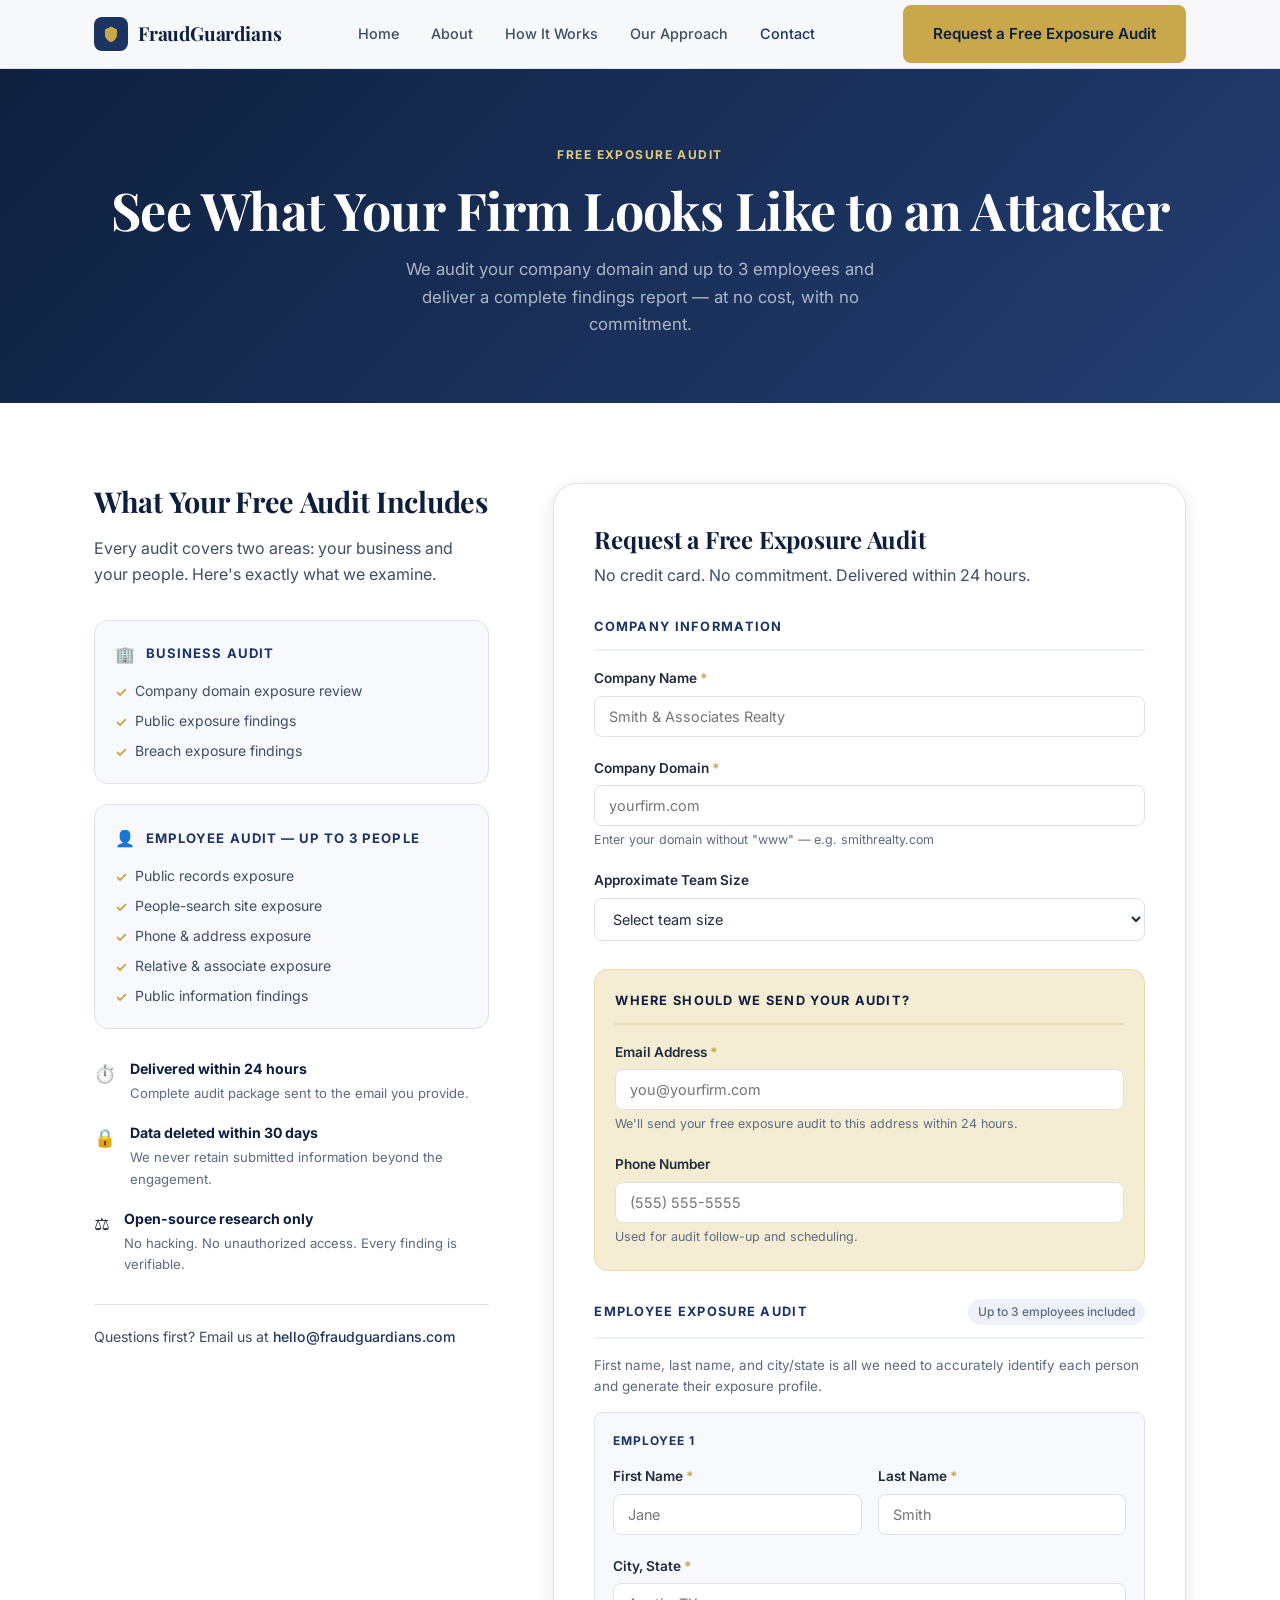
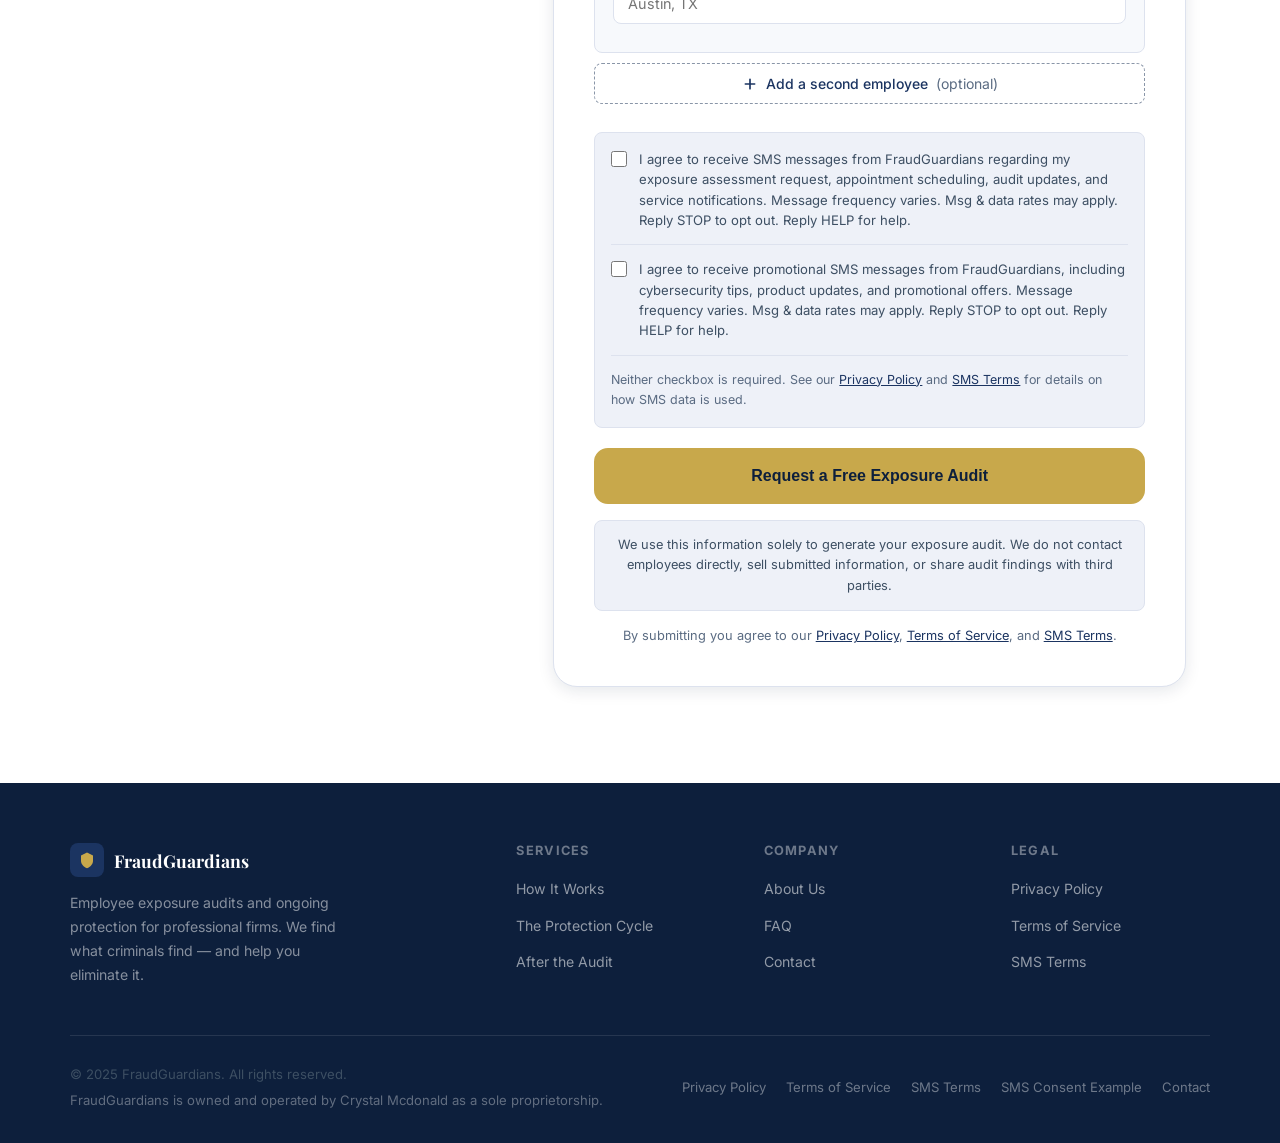
<file: contact.html>
<!DOCTYPE html>
<html lang="en">
<head>
  <meta charset="UTF-8" />
  <meta name="viewport" content="width=device-width, initial-scale=1.0" />
  <title>Request a Free Exposure Audit — FraudGuardians</title>
  <meta name="description" content="Request your free exposure audit. We review your company domain and up to 3 employees and deliver a complete findings report within 24 hours." />
  <link rel="preconnect" href="https://fonts.googleapis.com" />
  <link rel="preconnect" href="https://fonts.gstatic.com" crossorigin />
  <link href="https://fonts.googleapis.com/css2?family=Inter:wght@400;500;600;700&family=Playfair+Display:wght@600;700&display=swap" rel="stylesheet" />
  <link rel="stylesheet" href="css/styles.css" />
  <link rel="icon" href="data:image/svg+xml,<svg xmlns='http://www.w3.org/2000/svg' viewBox='0 0 32 32'><rect width='32' height='32' rx='7' fill='%231B3461'/><path d='M16 6 L23 10 L23 18 C23 22 16 26 16 26 C16 26 9 22 9 18 L9 10 Z' fill='%23C8A84B'/></svg>" />
  <style>
    .contact-hero {
      background: linear-gradient(135deg, var(--navy-dark) 0%, var(--navy-mid) 100%);
      padding: 140px 24px 64px;
      text-align: center;
    }
    .contact-hero .eyebrow { color: var(--gold-light); }
    .contact-hero h1 { color: var(--white); }
    .contact-hero p { color: rgba(255,255,255,.65); font-size: 1.05rem; max-width: 520px; margin: 14px auto 0; }
    .contact-section { padding: 80px 24px 96px; }
  </style>
</head>
<body>

<nav class="nav" role="navigation">
  <div class="nav__inner">
    <a href="index.html" class="nav__logo">
      <div class="nav__logo-mark">
        <svg viewBox="0 0 24 24" xmlns="http://www.w3.org/2000/svg">
          <path d="M12 2L20 6V13C20 17.4 16.5 21.5 12 23C7.5 21.5 4 17.4 4 13V6L12 2Z"/>
        </svg>
      </div>
      FraudGuardians
    </a>
    <div class="nav__links">
      <a href="index.html">Home</a>
      <a href="about.html">About</a>
      <a href="index.html#how-it-works">How It Works</a>
      <a href="index.html#pricing">Our Approach</a>
      <a href="contact.html" class="active">Contact</a>
    </div>
    <div class="nav__cta">
      <a href="contact.html" class="btn btn-primary">Request a Free Exposure Audit</a>
    </div>
    <button class="nav__toggle" aria-label="Open menu" aria-expanded="false">
      <span></span><span></span><span></span>
    </button>
  </div>
</nav>

<div class="contact-hero">
  <span class="eyebrow">Free Exposure Audit</span>
  <h1>See What Your Firm Looks Like to an Attacker</h1>
  <p>We audit your company domain and up to 3 employees and deliver a complete findings report — at no cost, with no commitment.</p>
</div>

<section class="contact-section">
  <div class="container">
    <div class="contact-grid">

      <!-- Left: what's included -->
      <div class="contact-info">
        <h2>What Your Free Audit Includes</h2>
        <p>Every audit covers two areas: your business and your people. Here's exactly what we examine.</p>

        <div class="audit-scope">
          <div class="audit-scope__block">
            <div class="audit-scope__label">
              <span class="audit-scope__icon">🏢</span>
              Business Audit
            </div>
            <ul class="audit-scope__list">
              <li>Company domain exposure review</li>
              <li>Public exposure findings</li>
              <li>Breach exposure findings</li>
            </ul>
          </div>

          <div class="audit-scope__block">
            <div class="audit-scope__label">
              <span class="audit-scope__icon">👤</span>
              Employee Audit — up to 3 people
            </div>
            <ul class="audit-scope__list">
              <li>Public records exposure</li>
              <li>People-search site exposure</li>
              <li>Phone &amp; address exposure</li>
              <li>Relative &amp; associate exposure</li>
              <li>Public information findings</li>
            </ul>
          </div>
        </div>

        <div class="audit-delivery-info">
          <div class="delivery-item">
            <span class="delivery-icon">⏱️</span>
            <div>
              <strong>Delivered within 24 hours</strong>
              <p>Complete audit package sent to the email you provide.</p>
            </div>
          </div>
          <div class="delivery-item">
            <span class="delivery-icon">🔒</span>
            <div>
              <strong>Data deleted within 30 days</strong>
              <p>We never retain submitted information beyond the engagement.</p>
            </div>
          </div>
          <div class="delivery-item">
            <span class="delivery-icon">⚖️</span>
            <div>
              <strong>Open-source research only</strong>
              <p>No hacking. No unauthorized access. Every finding is verifiable.</p>
            </div>
          </div>
        </div>

        <div class="contact-email-direct">
          <p>Questions first? Email us at <a href="mailto:hello@fraudguardians.com">hello@fraudguardians.com</a></p>
        </div>
      </div>

      <!-- Right: form -->
      <div class="contact-form-card">
        <h3>Request a Free Exposure Audit</h3>
        <p>No credit card. No commitment. Delivered within 24 hours.</p>

        <form id="contactForm" novalidate>

          <!-- Web3Forms configuration -->
          <input type="hidden" name="access_key" value="0f49540a-e802-4a32-8070-32f47a7fc957" />
          <input type="hidden" name="subject" value="New Exposure Audit Request — FraudGuardians" />
          <input type="hidden" name="from_name" value="FraudGuardians Website" />
          <!-- Honeypot spam protection -->
          <input type="checkbox" name="botcheck" style="display:none;" tabindex="-1" autocomplete="off" />

          <!-- Section: Company Information -->
          <div class="form-section">
            <div class="form-section__header">
              <span class="form-section__title">Company Information</span>
            </div>

            <div class="form-group">
              <label for="companyName">Company Name <span class="req">*</span></label>
              <input type="text" id="companyName" name="companyName" autocomplete="organization" required placeholder="Smith &amp; Associates Realty" />
            </div>

            <div class="form-group">
              <label for="companyDomain">Company Domain <span class="req">*</span></label>
              <input type="text" id="companyDomain" name="companyDomain" required placeholder="yourfirm.com" autocomplete="off" inputmode="url" />
              <p class="field-hint">Enter your domain without "www" — e.g. smithrealty.com</p>
            </div>

            <div class="form-group">
              <label for="teamSize">Approximate Team Size</label>
              <select id="teamSize" name="teamSize">
                <option value="" disabled selected>Select team size</option>
                <option value="1-10">1–10 employees</option>
                <option value="11-25">11–25 employees</option>
                <option value="26-50">26–50 employees</option>
                <option value="51-100">51–100 employees</option>
                <option value="100+">100+ employees</option>
              </select>
            </div>
          </div>

          <!-- Section: Audit Delivery -->
          <div class="form-section form-section--delivery">
            <div class="form-section__header">
              <span class="form-section__title">Where should we send your audit?</span>
            </div>

            <div class="form-group">
              <label for="email">Email Address <span class="req">*</span></label>
              <input type="email" id="email" name="email" autocomplete="email" required placeholder="you@yourfirm.com" />
              <p class="field-hint">We'll send your free exposure audit to this address within 24 hours.</p>
            </div>

            <div class="form-group">
              <label for="phone">Phone Number</label>
              <input type="tel" id="phone" name="phone" autocomplete="tel" placeholder="(555) 555-5555" />
              <p class="field-hint">Used for audit follow-up and scheduling.</p>
            </div>
          </div>

          <!-- Section: Employee Audit -->
          <div class="form-section">
            <div class="form-section__header">
              <span class="form-section__title">Employee Exposure Audit</span>
              <span class="form-section__note">Up to 3 employees included</span>
            </div>
            <p class="form-section__desc">First name, last name, and city/state is all we need to accurately identify each person and generate their exposure profile.</p>

            <!-- Employee 1 — required -->
            <div class="employee-slot" id="employee-1">
              <div class="employee-slot__label">Employee 1</div>
              <div class="form-row">
                <div class="form-group">
                  <label for="emp1_first">First Name <span class="req">*</span></label>
                  <input type="text" id="emp1_first" name="emp1_first" required placeholder="Jane" autocomplete="off" />
                </div>
                <div class="form-group">
                  <label for="emp1_last">Last Name <span class="req">*</span></label>
                  <input type="text" id="emp1_last" name="emp1_last" required placeholder="Smith" autocomplete="off" />
                </div>
              </div>
              <div class="form-group">
                <label for="emp1_location">City, State <span class="req">*</span></label>
                <input type="text" id="emp1_location" name="emp1_location" required placeholder="Austin, TX" autocomplete="off" />
              </div>
            </div>

            <!-- Add Employee 2 trigger -->
            <div id="add-emp2-trigger" class="add-employee-trigger">
              <button type="button" class="btn-add-employee" data-add-employee="2">
                <svg width="16" height="16" viewBox="0 0 24 24" fill="none" stroke="currentColor" stroke-width="2.5" stroke-linecap="round"><path d="M12 5v14M5 12h14"/></svg>
                Add a second employee <span class="add-optional">(optional)</span>
              </button>
            </div>

            <!-- Employee 2 — optional, hidden -->
            <div class="employee-slot employee-slot--optional" id="employee-2" style="display:none;" aria-hidden="true">
              <div class="employee-slot__label">
                Employee 2
                <span class="employee-slot__optional">Optional</span>
                <button type="button" class="employee-slot__remove" data-remove-employee="2" aria-label="Remove employee 2">Remove</button>
              </div>
              <div class="form-row">
                <div class="form-group">
                  <label for="emp2_first">First Name</label>
                  <input type="text" id="emp2_first" name="emp2_first" placeholder="John" autocomplete="off" />
                </div>
                <div class="form-group">
                  <label for="emp2_last">Last Name</label>
                  <input type="text" id="emp2_last" name="emp2_last" placeholder="Doe" autocomplete="off" />
                </div>
              </div>
              <div class="form-group">
                <label for="emp2_location">City, State</label>
                <input type="text" id="emp2_location" name="emp2_location" placeholder="Dallas, TX" autocomplete="off" />
              </div>
            </div>

            <!-- Add Employee 3 trigger — hidden until emp 2 is added -->
            <div id="add-emp3-trigger" class="add-employee-trigger" style="display:none;" aria-hidden="true">
              <button type="button" class="btn-add-employee" data-add-employee="3">
                <svg width="16" height="16" viewBox="0 0 24 24" fill="none" stroke="currentColor" stroke-width="2.5" stroke-linecap="round"><path d="M12 5v14M5 12h14"/></svg>
                Add a third employee <span class="add-optional">(optional)</span>
              </button>
            </div>

            <!-- Employee 3 — optional, hidden -->
            <div class="employee-slot employee-slot--optional" id="employee-3" style="display:none;" aria-hidden="true">
              <div class="employee-slot__label">
                Employee 3
                <span class="employee-slot__optional">Optional</span>
                <button type="button" class="employee-slot__remove" data-remove-employee="3" aria-label="Remove employee 3">Remove</button>
              </div>
              <div class="form-row">
                <div class="form-group">
                  <label for="emp3_first">First Name</label>
                  <input type="text" id="emp3_first" name="emp3_first" placeholder="Alex" autocomplete="off" />
                </div>
                <div class="form-group">
                  <label for="emp3_last">Last Name</label>
                  <input type="text" id="emp3_last" name="emp3_last" placeholder="Johnson" autocomplete="off" />
                </div>
              </div>
              <div class="form-group">
                <label for="emp3_location">City, State</label>
                <input type="text" id="emp3_location" name="emp3_location" placeholder="Houston, TX" autocomplete="off" />
              </div>
            </div>

          </div><!-- /employee section -->

          <div class="sms-consent-block" id="sms-consent">
            <label class="sms-consent__label">
              <input type="checkbox" id="smsConsentService" name="smsConsentService" />
              <span class="sms-consent__text">I agree to receive SMS messages from FraudGuardians regarding my exposure assessment request, appointment scheduling, audit updates, and service notifications. Message frequency varies. Msg &amp; data rates may apply. Reply STOP to opt out. Reply HELP for help.</span>
            </label>

            <label class="sms-consent__label">
              <input type="checkbox" id="smsConsentMarketing" name="smsConsentMarketing" />
              <span class="sms-consent__text">I agree to receive promotional SMS messages from FraudGuardians, including cybersecurity tips, product updates, and promotional offers. Message frequency varies. Msg &amp; data rates may apply. Reply STOP to opt out. Reply HELP for help.</span>
            </label>

            <p class="sms-consent__links">Neither checkbox is required. See our <a href="privacy.html">Privacy Policy</a> and <a href="sms-terms.html">SMS Terms</a> for details on how SMS data is used.</p>
          </div>

          <div class="form-submit">
            <button type="submit" class="btn btn-primary btn-lg">Request a Free Exposure Audit</button>
          </div>

          <p class="form-trust-copy">
            We use this information solely to generate your exposure audit. We do not contact employees directly, sell submitted information, or share audit findings with third parties.
          </p>

          <p class="form-consent">
            By submitting you agree to our <a href="privacy.html">Privacy Policy</a>, <a href="terms.html">Terms of Service</a>, and <a href="sms-terms.html">SMS Terms</a>.
          </p>
        </form>
      </div>

    </div>
  </div>
</section>

<footer class="footer">
  <div class="footer__inner">
    <div class="footer__brand">
      <div class="footer__logo">
        <div class="nav__logo-mark">
          <svg viewBox="0 0 24 24" xmlns="http://www.w3.org/2000/svg" width="18" height="18">
            <path d="M12 2L20 6V13C20 17.4 16.5 21.5 12 23C7.5 21.5 4 17.4 4 13V6L12 2Z" fill="#C8A84B"/>
          </svg>
        </div>
        FraudGuardians
      </div>
      <p>Employee exposure audits and ongoing protection for professional firms. We find what criminals find — and help you eliminate it.</p>
    </div>
    <div class="footer__col">
      <h4>Services</h4>
      <ul>
        <li><a href="index.html#how-it-works">How It Works</a></li>
        <li><a href="index.html#protection-cycle">The Protection Cycle</a></li>
        <li><a href="index.html#pricing">After the Audit</a></li>
      </ul>
    </div>
    <div class="footer__col">
      <h4>Company</h4>
      <ul>
        <li><a href="about.html">About Us</a></li>
        <li><a href="index.html#faq">FAQ</a></li>
        <li><a href="contact.html">Contact</a></li>
      </ul>
    </div>
    <div class="footer__col">
      <h4>Legal</h4>
      <ul>
        <li><a href="privacy.html">Privacy Policy</a></li>
        <li><a href="terms.html">Terms of Service</a></li>
        <li><a href="sms-terms.html">SMS Terms</a></li>
      </ul>
    </div>
  </div>
  <div class="footer__bottom">
    <div class="footer__bottom-text">
      <p>© 2025 FraudGuardians. All rights reserved.</p>
      <p class="footer__ownership">FraudGuardians is owned and operated by Crystal Mcdonald as a sole proprietorship.</p>
    </div>
    <div class="footer__legal">
      <a href="privacy.html">Privacy Policy</a>
      <a href="terms.html">Terms of Service</a>
      <a href="sms-terms.html">SMS Terms</a>
      <a href="sms-consent.html">SMS Consent Example</a>
      <a href="contact.html">Contact</a>
    </div>
  </div>
</footer>

<script src="js/main.js"></script>
</body>
</html>
</file>
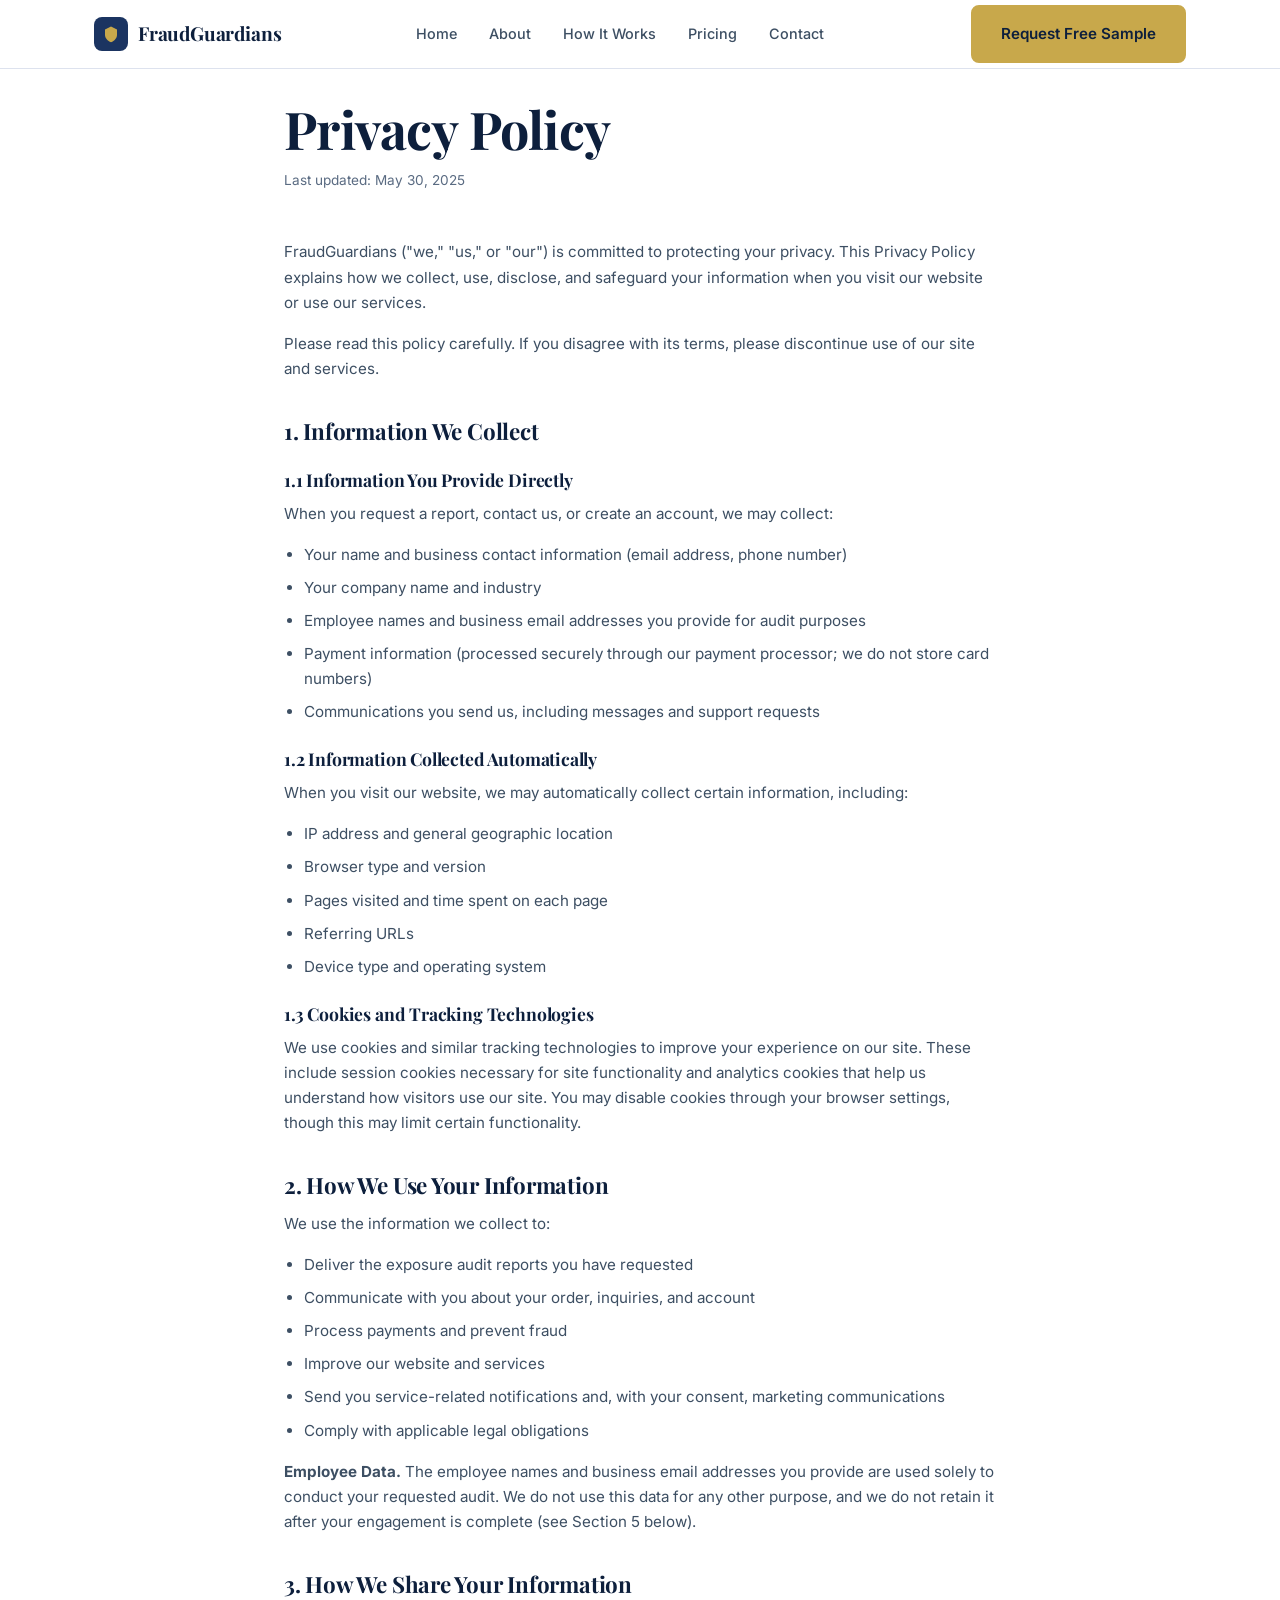
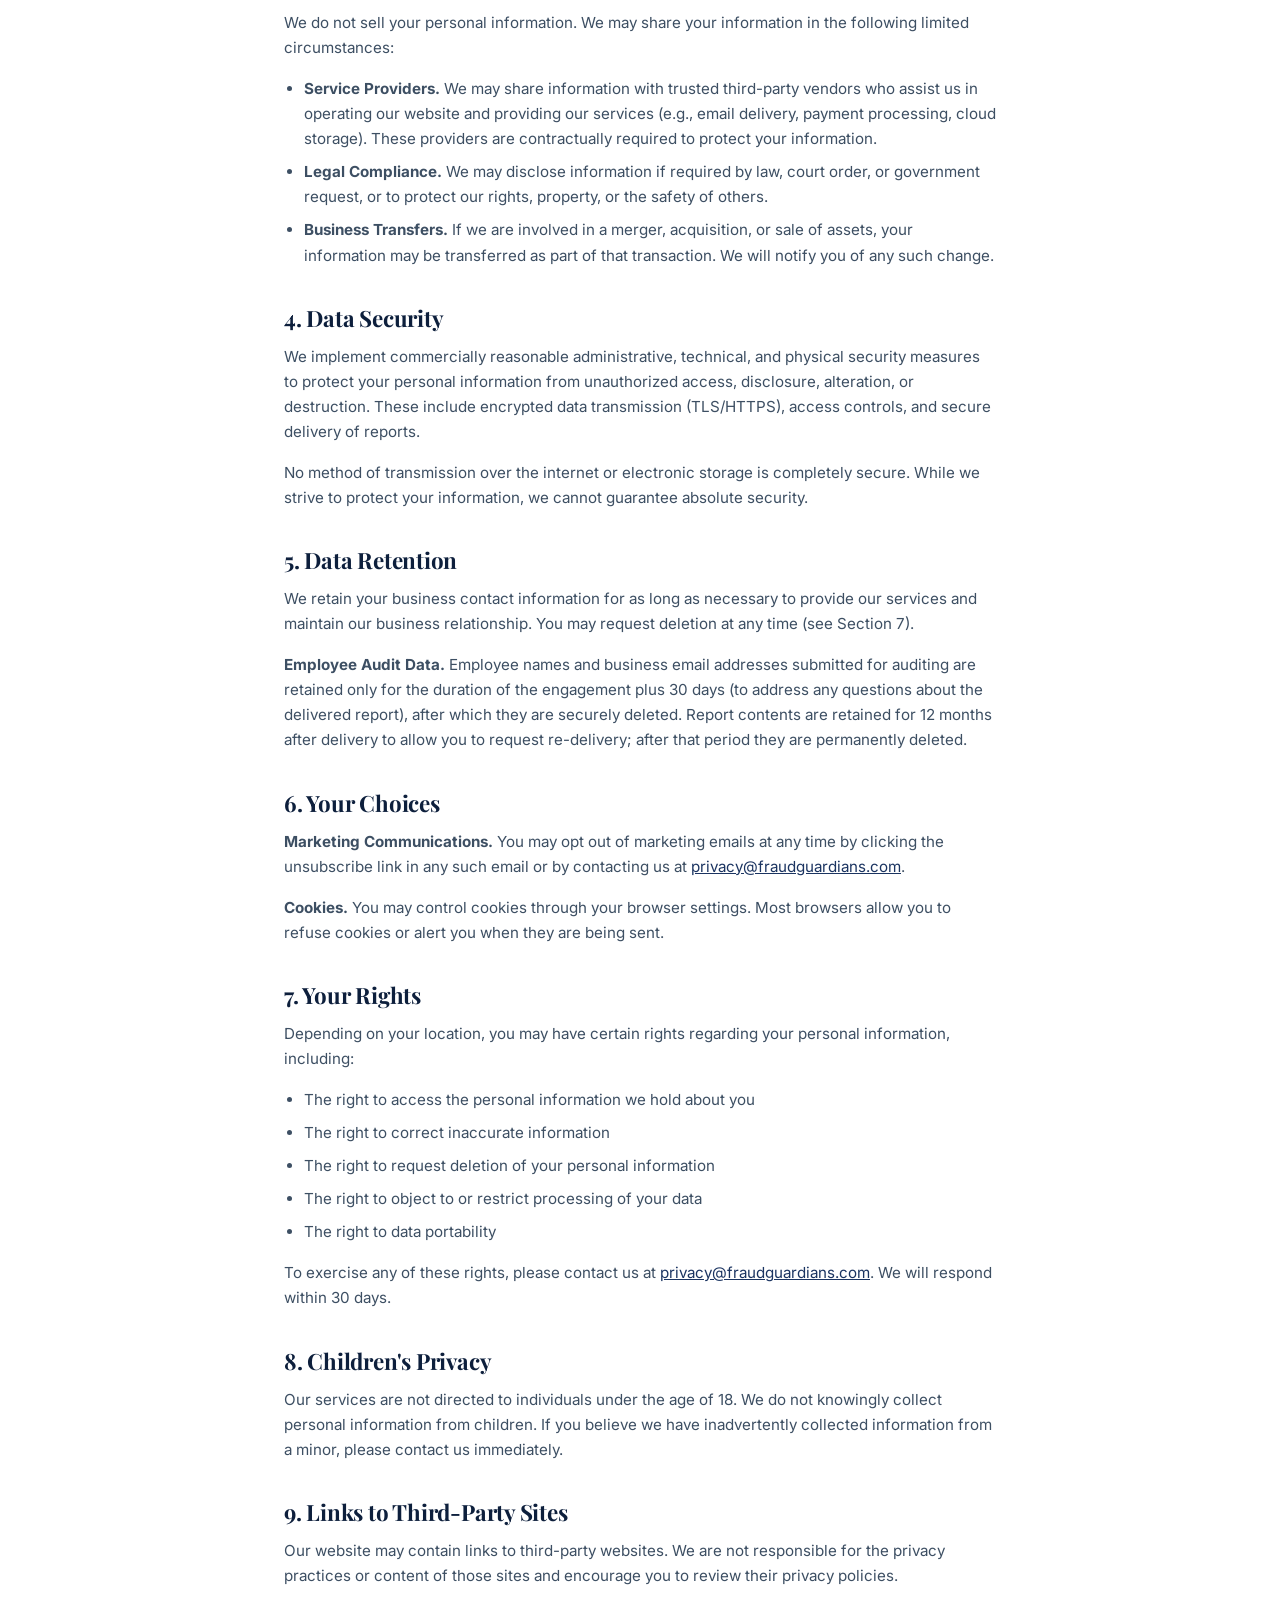
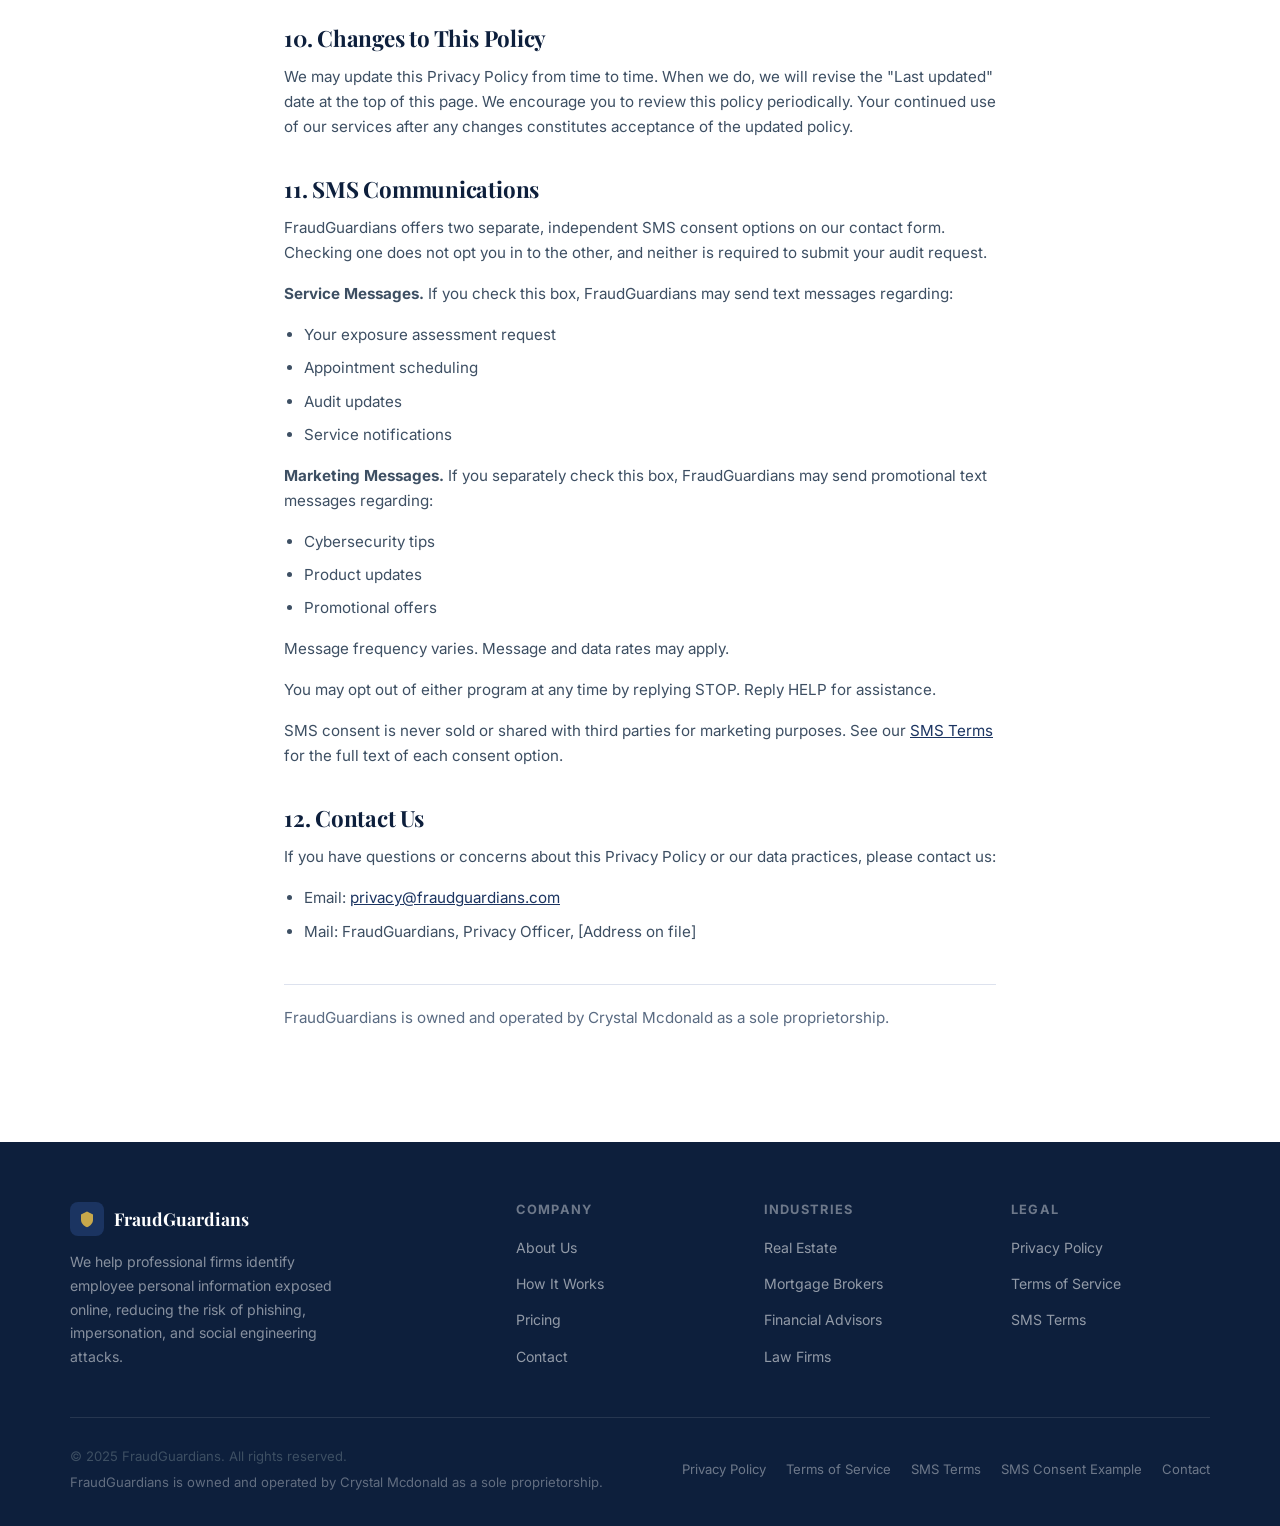
<file: privacy.html>
<!DOCTYPE html>
<html lang="en">
<head>
  <meta charset="UTF-8" />
  <meta name="viewport" content="width=device-width, initial-scale=1.0" />
  <title>Privacy Policy — FraudGuardians</title>
  <meta name="description" content="FraudGuardians Privacy Policy — how we collect, use, and protect your information." />
  <link rel="preconnect" href="https://fonts.googleapis.com" />
  <link rel="preconnect" href="https://fonts.gstatic.com" crossorigin />
  <link href="https://fonts.googleapis.com/css2?family=Inter:wght@400;500;600;700&family=Playfair+Display:wght@600;700&display=swap" rel="stylesheet" />
  <link rel="stylesheet" href="css/styles.css" />
  <link rel="icon" href="data:image/svg+xml,<svg xmlns='http://www.w3.org/2000/svg' viewBox='0 0 32 32'><rect width='32' height='32' rx='7' fill='%231B3461'/><path d='M16 6 L23 10 L23 18 C23 22 16 26 16 26 C16 26 9 22 9 18 L9 10 Z' fill='%23C8A84B'/></svg>" />
</head>
<body>

<nav class="nav" role="navigation">
  <div class="nav__inner">
    <a href="index.html" class="nav__logo">
      <div class="nav__logo-mark">
        <svg viewBox="0 0 24 24" xmlns="http://www.w3.org/2000/svg">
          <path d="M12 2L20 6V13C20 17.4 16.5 21.5 12 23C7.5 21.5 4 17.4 4 13V6L12 2Z"/>
        </svg>
      </div>
      FraudGuardians
    </a>
    <div class="nav__links">
      <a href="index.html">Home</a>
      <a href="about.html">About</a>
      <a href="index.html#how-it-works">How It Works</a>
      <a href="index.html#pricing">Pricing</a>
      <a href="contact.html">Contact</a>
    </div>
    <div class="nav__cta">
      <a href="contact.html" class="btn btn-primary">Request Free Sample</a>
    </div>
    <button class="nav__toggle" aria-label="Open menu" aria-expanded="false">
      <span></span><span></span><span></span>
    </button>
  </div>
</nav>

<div class="legal-content">
  <h1>Privacy Policy</h1>
  <p class="updated">Last updated: May 30, 2025</p>

  <p>FraudGuardians ("we," "us," or "our") is committed to protecting your privacy. This Privacy Policy explains how we collect, use, disclose, and safeguard your information when you visit our website or use our services.</p>

  <p>Please read this policy carefully. If you disagree with its terms, please discontinue use of our site and services.</p>

  <h2>1. Information We Collect</h2>

  <h3>1.1 Information You Provide Directly</h3>
  <p>When you request a report, contact us, or create an account, we may collect:</p>
  <ul>
    <li>Your name and business contact information (email address, phone number)</li>
    <li>Your company name and industry</li>
    <li>Employee names and business email addresses you provide for audit purposes</li>
    <li>Payment information (processed securely through our payment processor; we do not store card numbers)</li>
    <li>Communications you send us, including messages and support requests</li>
  </ul>

  <h3>1.2 Information Collected Automatically</h3>
  <p>When you visit our website, we may automatically collect certain information, including:</p>
  <ul>
    <li>IP address and general geographic location</li>
    <li>Browser type and version</li>
    <li>Pages visited and time spent on each page</li>
    <li>Referring URLs</li>
    <li>Device type and operating system</li>
  </ul>

  <h3>1.3 Cookies and Tracking Technologies</h3>
  <p>We use cookies and similar tracking technologies to improve your experience on our site. These include session cookies necessary for site functionality and analytics cookies that help us understand how visitors use our site. You may disable cookies through your browser settings, though this may limit certain functionality.</p>

  <h2>2. How We Use Your Information</h2>

  <p>We use the information we collect to:</p>
  <ul>
    <li>Deliver the exposure audit reports you have requested</li>
    <li>Communicate with you about your order, inquiries, and account</li>
    <li>Process payments and prevent fraud</li>
    <li>Improve our website and services</li>
    <li>Send you service-related notifications and, with your consent, marketing communications</li>
    <li>Comply with applicable legal obligations</li>
  </ul>

  <p><strong>Employee Data.</strong> The employee names and business email addresses you provide are used solely to conduct your requested audit. We do not use this data for any other purpose, and we do not retain it after your engagement is complete (see Section 5 below).</p>

  <h2>3. How We Share Your Information</h2>

  <p>We do not sell your personal information. We may share your information in the following limited circumstances:</p>

  <ul>
    <li><strong>Service Providers.</strong> We may share information with trusted third-party vendors who assist us in operating our website and providing our services (e.g., email delivery, payment processing, cloud storage). These providers are contractually required to protect your information.</li>
    <li><strong>Legal Compliance.</strong> We may disclose information if required by law, court order, or government request, or to protect our rights, property, or the safety of others.</li>
    <li><strong>Business Transfers.</strong> If we are involved in a merger, acquisition, or sale of assets, your information may be transferred as part of that transaction. We will notify you of any such change.</li>
  </ul>

  <h2>4. Data Security</h2>

  <p>We implement commercially reasonable administrative, technical, and physical security measures to protect your personal information from unauthorized access, disclosure, alteration, or destruction. These include encrypted data transmission (TLS/HTTPS), access controls, and secure delivery of reports.</p>

  <p>No method of transmission over the internet or electronic storage is completely secure. While we strive to protect your information, we cannot guarantee absolute security.</p>

  <h2>5. Data Retention</h2>

  <p>We retain your business contact information for as long as necessary to provide our services and maintain our business relationship. You may request deletion at any time (see Section 7).</p>

  <p><strong>Employee Audit Data.</strong> Employee names and business email addresses submitted for auditing are retained only for the duration of the engagement plus 30 days (to address any questions about the delivered report), after which they are securely deleted. Report contents are retained for 12 months after delivery to allow you to request re-delivery; after that period they are permanently deleted.</p>

  <h2>6. Your Choices</h2>

  <p><strong>Marketing Communications.</strong> You may opt out of marketing emails at any time by clicking the unsubscribe link in any such email or by contacting us at <a href="mailto:privacy@fraudguardians.com">privacy@fraudguardians.com</a>.</p>

  <p><strong>Cookies.</strong> You may control cookies through your browser settings. Most browsers allow you to refuse cookies or alert you when they are being sent.</p>

  <h2>7. Your Rights</h2>

  <p>Depending on your location, you may have certain rights regarding your personal information, including:</p>
  <ul>
    <li>The right to access the personal information we hold about you</li>
    <li>The right to correct inaccurate information</li>
    <li>The right to request deletion of your personal information</li>
    <li>The right to object to or restrict processing of your data</li>
    <li>The right to data portability</li>
  </ul>

  <p>To exercise any of these rights, please contact us at <a href="mailto:privacy@fraudguardians.com">privacy@fraudguardians.com</a>. We will respond within 30 days.</p>

  <h2>8. Children's Privacy</h2>

  <p>Our services are not directed to individuals under the age of 18. We do not knowingly collect personal information from children. If you believe we have inadvertently collected information from a minor, please contact us immediately.</p>

  <h2>9. Links to Third-Party Sites</h2>

  <p>Our website may contain links to third-party websites. We are not responsible for the privacy practices or content of those sites and encourage you to review their privacy policies.</p>

  <h2>10. Changes to This Policy</h2>

  <p>We may update this Privacy Policy from time to time. When we do, we will revise the "Last updated" date at the top of this page. We encourage you to review this policy periodically. Your continued use of our services after any changes constitutes acceptance of the updated policy.</p>

  <h2>11. SMS Communications</h2>

  <p>FraudGuardians offers two separate, independent SMS consent options on our contact form. Checking one does not opt you in to the other, and neither is required to submit your audit request.</p>

  <p><strong>Service Messages.</strong> If you check this box, FraudGuardians may send text messages regarding:</p>
  <ul>
    <li>Your exposure assessment request</li>
    <li>Appointment scheduling</li>
    <li>Audit updates</li>
    <li>Service notifications</li>
  </ul>

  <p><strong>Marketing Messages.</strong> If you separately check this box, FraudGuardians may send promotional text messages regarding:</p>
  <ul>
    <li>Cybersecurity tips</li>
    <li>Product updates</li>
    <li>Promotional offers</li>
  </ul>

  <p>Message frequency varies. Message and data rates may apply.</p>

  <p>You may opt out of either program at any time by replying STOP. Reply HELP for assistance.</p>

  <p>SMS consent is never sold or shared with third parties for marketing purposes. See our <a href="sms-terms.html">SMS Terms</a> for the full text of each consent option.</p>

  <h2>12. Contact Us</h2>

  <p>If you have questions or concerns about this Privacy Policy or our data practices, please contact us:</p>
  <ul>
    <li>Email: <a href="mailto:privacy@fraudguardians.com">privacy@fraudguardians.com</a></li>
    <li>Mail: FraudGuardians, Privacy Officer, [Address on file]</li>
  </ul>

  <p class="ownership-note legal-content__ownership">FraudGuardians is owned and operated by Crystal Mcdonald as a sole proprietorship.</p>
</div>

<footer class="footer">
  <div class="footer__inner">
    <div class="footer__brand">
      <div class="footer__logo">
        <div class="nav__logo-mark">
          <svg viewBox="0 0 24 24" xmlns="http://www.w3.org/2000/svg" width="18" height="18">
            <path d="M12 2L20 6V13C20 17.4 16.5 21.5 12 23C7.5 21.5 4 17.4 4 13V6L12 2Z" fill="#C8A84B"/>
          </svg>
        </div>
        FraudGuardians
      </div>
      <p>We help professional firms identify employee personal information exposed online, reducing the risk of phishing, impersonation, and social engineering attacks.</p>
    </div>
    <div class="footer__col">
      <h4>Company</h4>
      <ul>
        <li><a href="about.html">About Us</a></li>
        <li><a href="index.html#how-it-works">How It Works</a></li>
        <li><a href="index.html#pricing">Pricing</a></li>
        <li><a href="contact.html">Contact</a></li>
      </ul>
    </div>
    <div class="footer__col">
      <h4>Industries</h4>
      <ul>
        <li><a href="contact.html">Real Estate</a></li>
        <li><a href="contact.html">Mortgage Brokers</a></li>
        <li><a href="contact.html">Financial Advisors</a></li>
        <li><a href="contact.html">Law Firms</a></li>
      </ul>
    </div>
    <div class="footer__col">
      <h4>Legal</h4>
      <ul>
        <li><a href="privacy.html">Privacy Policy</a></li>
        <li><a href="terms.html">Terms of Service</a></li>
        <li><a href="sms-terms.html">SMS Terms</a></li>
      </ul>
    </div>
  </div>
  <div class="footer__bottom">
    <div class="footer__bottom-text">
      <p>© 2025 FraudGuardians. All rights reserved.</p>
      <p class="footer__ownership">FraudGuardians is owned and operated by Crystal Mcdonald as a sole proprietorship.</p>
    </div>
    <div class="footer__legal">
      <a href="privacy.html">Privacy Policy</a>
      <a href="terms.html">Terms of Service</a>
      <a href="sms-terms.html">SMS Terms</a>
      <a href="sms-consent.html">SMS Consent Example</a>
      <a href="contact.html">Contact</a>
    </div>
  </div>
</footer>

<script src="js/main.js"></script>
</body>
</html>
</file>
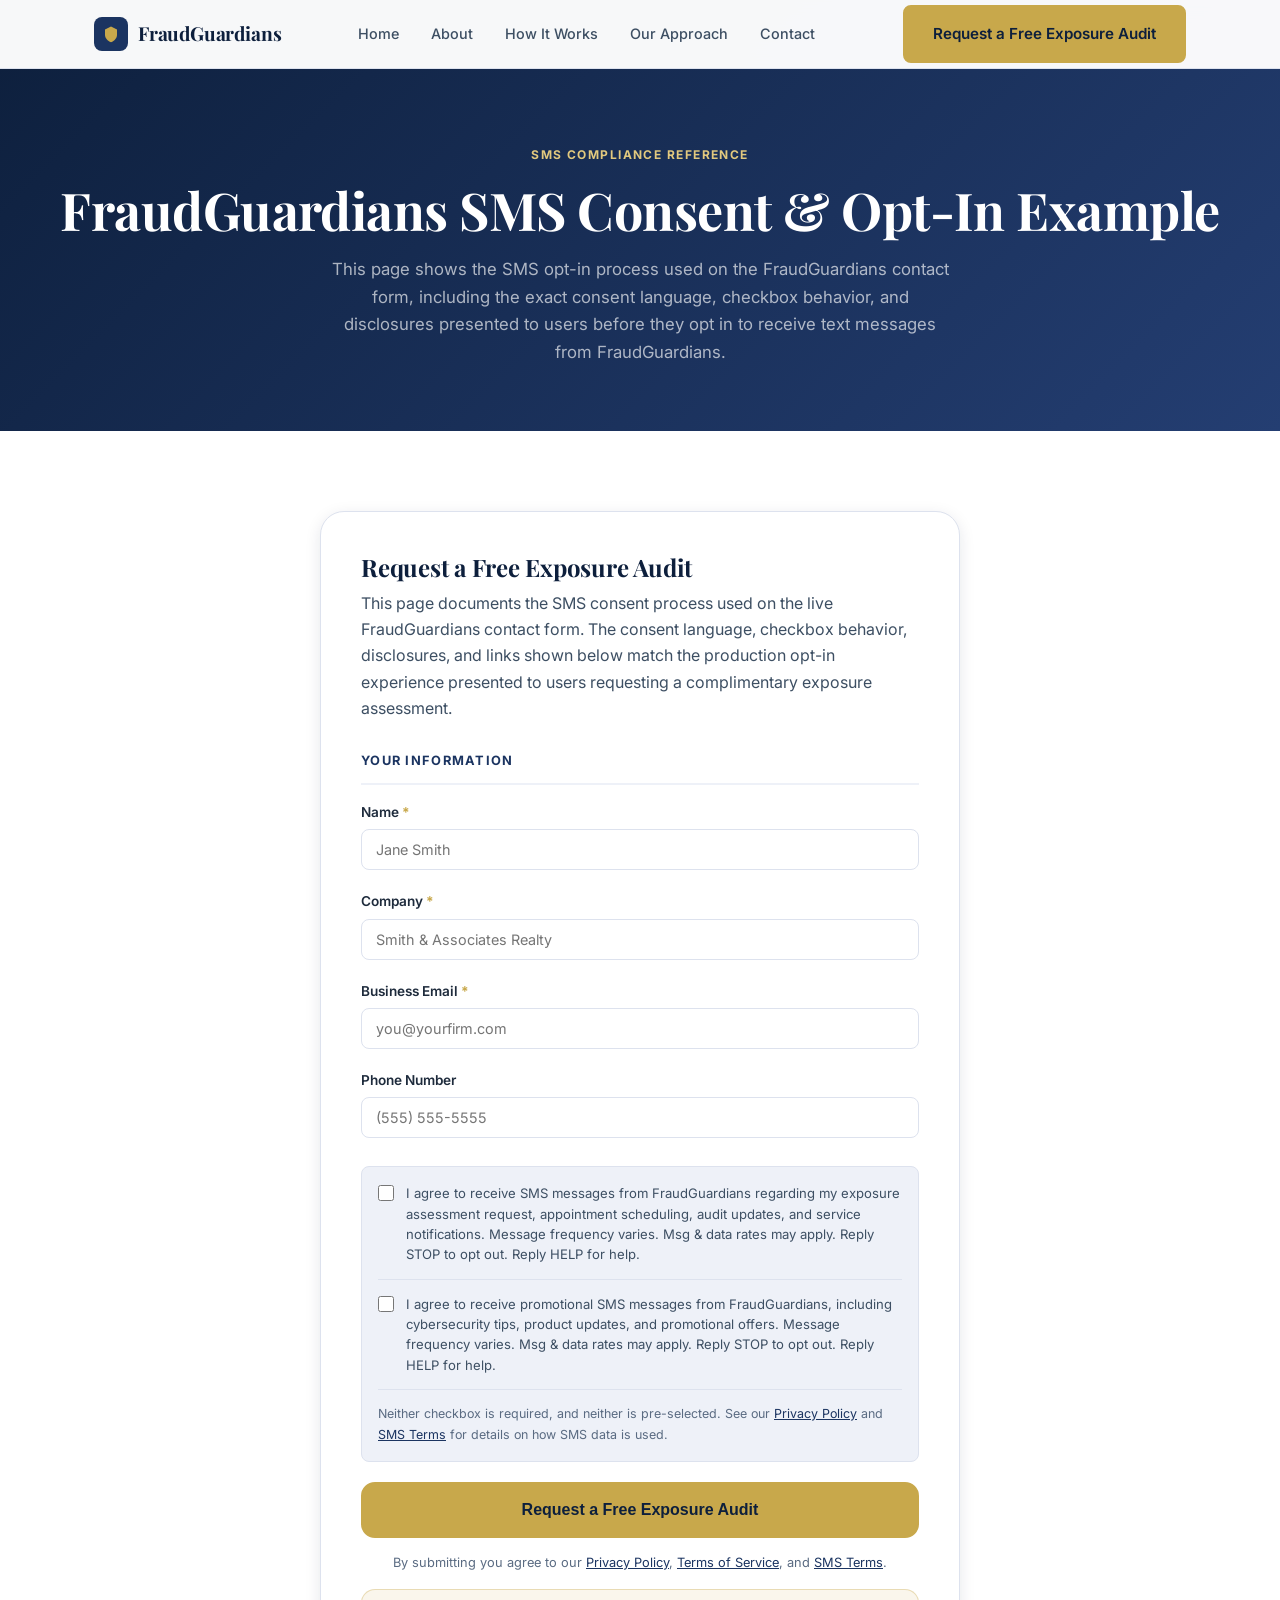
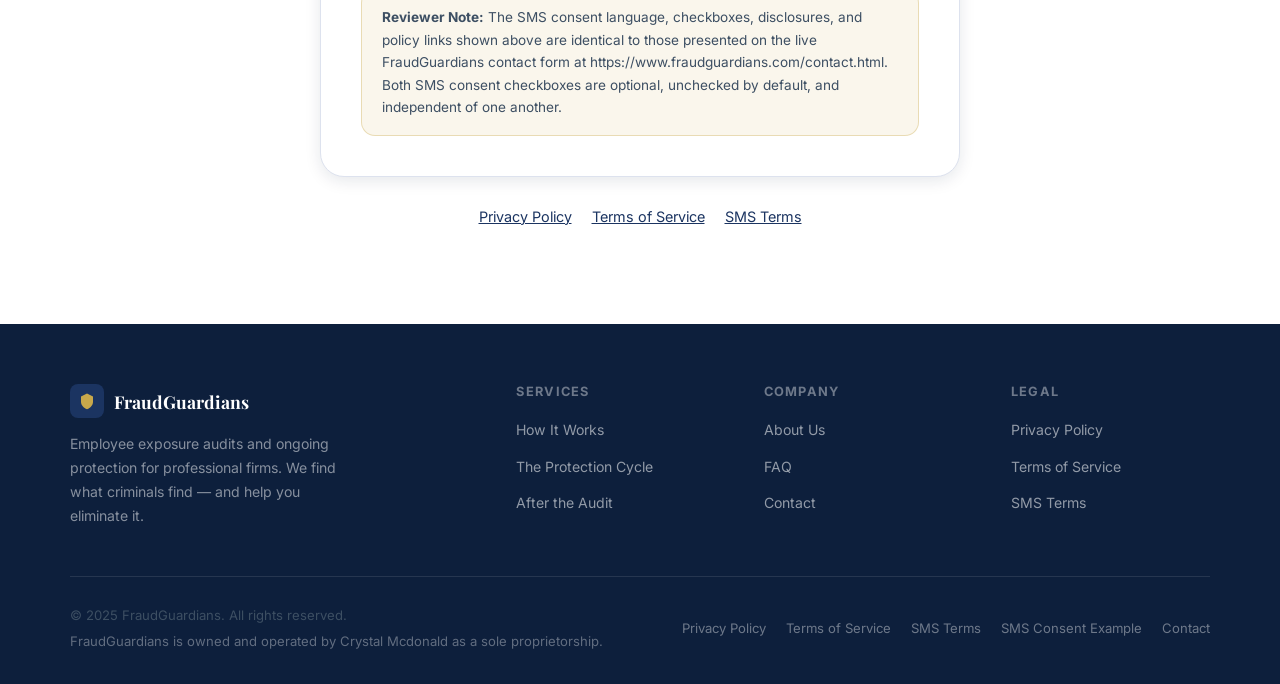
<file: sms-consent.html>
<!DOCTYPE html>
<html lang="en">
<head>
  <meta charset="UTF-8" />
  <meta name="viewport" content="width=device-width, initial-scale=1.0" />
  <title>SMS Consent &amp; Opt-In Example — FraudGuardians</title>
  <meta name="description" content="FraudGuardians SMS Consent & Opt-In Example — a reference page showing our SMS opt-in process, consent language, and messaging terms." />
  <meta name="robots" content="noindex, follow" />
  <link rel="preconnect" href="https://fonts.googleapis.com" />
  <link rel="preconnect" href="https://fonts.gstatic.com" crossorigin />
  <link href="https://fonts.googleapis.com/css2?family=Inter:wght@400;500;600;700&family=Playfair+Display:wght@600;700&display=swap" rel="stylesheet" />
  <link rel="stylesheet" href="css/styles.css" />
  <link rel="icon" href="data:image/svg+xml,<svg xmlns='http://www.w3.org/2000/svg' viewBox='0 0 32 32'><rect width='32' height='32' rx='7' fill='%231B3461'/><path d='M16 6 L23 10 L23 18 C23 22 16 26 16 26 C16 26 9 22 9 18 L9 10 Z' fill='%23C8A84B'/></svg>" />
  <style>
    .consent-hero {
      background: linear-gradient(135deg, var(--navy-dark) 0%, var(--navy-mid) 100%);
      padding: 140px 24px 64px;
      text-align: center;
    }
    .consent-hero .eyebrow { color: var(--gold-light); }
    .consent-hero h1 { color: var(--white); }
    .consent-hero p { color: rgba(255,255,255,.65); font-size: 1.05rem; max-width: 620px; margin: 14px auto 0; }
    .consent-section { padding: 80px 24px 96px; }
    .consent-form-wrap { max-width: 640px; margin: 0 auto; }
    .consent-note {
      background: rgba(200,168,75,.1);
      border: 1px solid rgba(200,168,75,.35);
      border-radius: var(--radius-lg, 10px);
      padding: 16px 20px;
      font-size: .85rem;
      color: var(--text-mid);
      margin-top: 16px;
    }
    .consent-legal-links {
      margin-top: 28px;
      text-align: center;
      font-size: .9rem;
    }
    .consent-legal-links a { color: var(--navy); text-decoration: underline; margin: 0 8px; }
    .consent-legal-links a:hover { color: var(--gold); }
  </style>
</head>
<body>

<nav class="nav" role="navigation">
  <div class="nav__inner">
    <a href="index.html" class="nav__logo">
      <div class="nav__logo-mark">
        <svg viewBox="0 0 24 24" xmlns="http://www.w3.org/2000/svg">
          <path d="M12 2L20 6V13C20 17.4 16.5 21.5 12 23C7.5 21.5 4 17.4 4 13V6L12 2Z"/>
        </svg>
      </div>
      FraudGuardians
    </a>
    <div class="nav__links">
      <a href="index.html">Home</a>
      <a href="about.html">About</a>
      <a href="index.html#how-it-works">How It Works</a>
      <a href="index.html#pricing">Our Approach</a>
      <a href="contact.html">Contact</a>
    </div>
    <div class="nav__cta">
      <a href="contact.html" class="btn btn-primary">Request a Free Exposure Audit</a>
    </div>
    <button class="nav__toggle" aria-label="Open menu" aria-expanded="false">
      <span></span><span></span><span></span>
    </button>
  </div>
</nav>

<div class="consent-hero">
  <span class="eyebrow">SMS Compliance Reference</span>
  <h1>FraudGuardians SMS Consent &amp; Opt-In Example</h1>
  <p>This page shows the SMS opt-in process used on the FraudGuardians contact form, including the exact consent language, checkbox behavior, and disclosures presented to users before they opt in to receive text messages from FraudGuardians.</p>
</div>

<section class="consent-section">
  <div class="consent-form-wrap">
    <div class="contact-form-card">
      <h3>Request a Free Exposure Audit</h3>
      <p>This page documents the SMS consent process used on the live FraudGuardians contact form. The consent language, checkbox behavior, disclosures, and links shown below match the production opt-in experience presented to users requesting a complimentary exposure assessment.</p>

      <form id="smsConsentExampleForm" novalidate>

        <div class="form-section">
          <div class="form-section__header">
            <span class="form-section__title">Your Information</span>
          </div>

          <div class="form-group">
            <label for="exName">Name <span class="req">*</span></label>
            <input type="text" id="exName" name="exName" autocomplete="name" placeholder="Jane Smith" />
          </div>

          <div class="form-group">
            <label for="exCompany">Company <span class="req">*</span></label>
            <input type="text" id="exCompany" name="exCompany" autocomplete="organization" placeholder="Smith &amp; Associates Realty" />
          </div>

          <div class="form-group">
            <label for="exEmail">Business Email <span class="req">*</span></label>
            <input type="email" id="exEmail" name="exEmail" autocomplete="email" placeholder="you@yourfirm.com" />
          </div>

          <div class="form-group">
            <label for="exPhone">Phone Number</label>
            <input type="tel" id="exPhone" name="exPhone" autocomplete="tel" placeholder="(555) 555-5555" />
          </div>
        </div>

        <div class="sms-consent-block" id="sms-consent-example">
          <label class="sms-consent__label">
            <input type="checkbox" id="exSmsConsentService" name="exSmsConsentService" />
            <span class="sms-consent__text">I agree to receive SMS messages from FraudGuardians regarding my exposure assessment request, appointment scheduling, audit updates, and service notifications. Message frequency varies. Msg &amp; data rates may apply. Reply STOP to opt out. Reply HELP for help.</span>
          </label>

          <label class="sms-consent__label">
            <input type="checkbox" id="exSmsConsentMarketing" name="exSmsConsentMarketing" />
            <span class="sms-consent__text">I agree to receive promotional SMS messages from FraudGuardians, including cybersecurity tips, product updates, and promotional offers. Message frequency varies. Msg &amp; data rates may apply. Reply STOP to opt out. Reply HELP for help.</span>
          </label>

          <p class="sms-consent__links">Neither checkbox is required, and neither is pre-selected. See our <a href="privacy.html">Privacy Policy</a> and <a href="sms-terms.html">SMS Terms</a> for details on how SMS data is used.</p>
        </div>

        <div class="form-submit">
          <button type="submit" class="btn btn-primary btn-lg">Request a Free Exposure Audit</button>
        </div>

        <p class="form-consent">
          By submitting you agree to our <a href="privacy.html">Privacy Policy</a>, <a href="terms.html">Terms of Service</a>, and <a href="sms-terms.html">SMS Terms</a>.
        </p>
      </form>

      <div class="consent-note">
        <strong>Reviewer Note:</strong> The SMS consent language, checkboxes, disclosures, and policy links shown above are identical to those presented on the live FraudGuardians contact form at <a href="contact.html#sms-consent">https://www.fraudguardians.com/contact.html</a>. Both SMS consent checkboxes are optional, unchecked by default, and independent of one another.
      </div>
    </div>

    <div class="consent-legal-links">
      <a href="privacy.html">Privacy Policy</a>
      <a href="terms.html">Terms of Service</a>
      <a href="sms-terms.html">SMS Terms</a>
    </div>
  </div>
</section>

<footer class="footer">
  <div class="footer__inner">
    <div class="footer__brand">
      <div class="footer__logo">
        <div class="nav__logo-mark">
          <svg viewBox="0 0 24 24" xmlns="http://www.w3.org/2000/svg" width="18" height="18">
            <path d="M12 2L20 6V13C20 17.4 16.5 21.5 12 23C7.5 21.5 4 17.4 4 13V6L12 2Z" fill="#C8A84B"/>
          </svg>
        </div>
        FraudGuardians
      </div>
      <p>Employee exposure audits and ongoing protection for professional firms. We find what criminals find — and help you eliminate it.</p>
    </div>
    <div class="footer__col">
      <h4>Services</h4>
      <ul>
        <li><a href="index.html#how-it-works">How It Works</a></li>
        <li><a href="index.html#protection-cycle">The Protection Cycle</a></li>
        <li><a href="index.html#pricing">After the Audit</a></li>
      </ul>
    </div>
    <div class="footer__col">
      <h4>Company</h4>
      <ul>
        <li><a href="about.html">About Us</a></li>
        <li><a href="index.html#faq">FAQ</a></li>
        <li><a href="contact.html">Contact</a></li>
      </ul>
    </div>
    <div class="footer__col">
      <h4>Legal</h4>
      <ul>
        <li><a href="privacy.html">Privacy Policy</a></li>
        <li><a href="terms.html">Terms of Service</a></li>
        <li><a href="sms-terms.html">SMS Terms</a></li>
      </ul>
    </div>
  </div>
  <div class="footer__bottom">
    <div class="footer__bottom-text">
      <p>© 2025 FraudGuardians. All rights reserved.</p>
      <p class="footer__ownership">FraudGuardians is owned and operated by Crystal Mcdonald as a sole proprietorship.</p>
    </div>
    <div class="footer__legal">
      <a href="privacy.html">Privacy Policy</a>
      <a href="terms.html">Terms of Service</a>
      <a href="sms-terms.html">SMS Terms</a>
      <a href="sms-consent.html">SMS Consent Example</a>
      <a href="contact.html">Contact</a>
    </div>
  </div>
</footer>

<script src="js/main.js"></script>
</body>
</html>
</file>
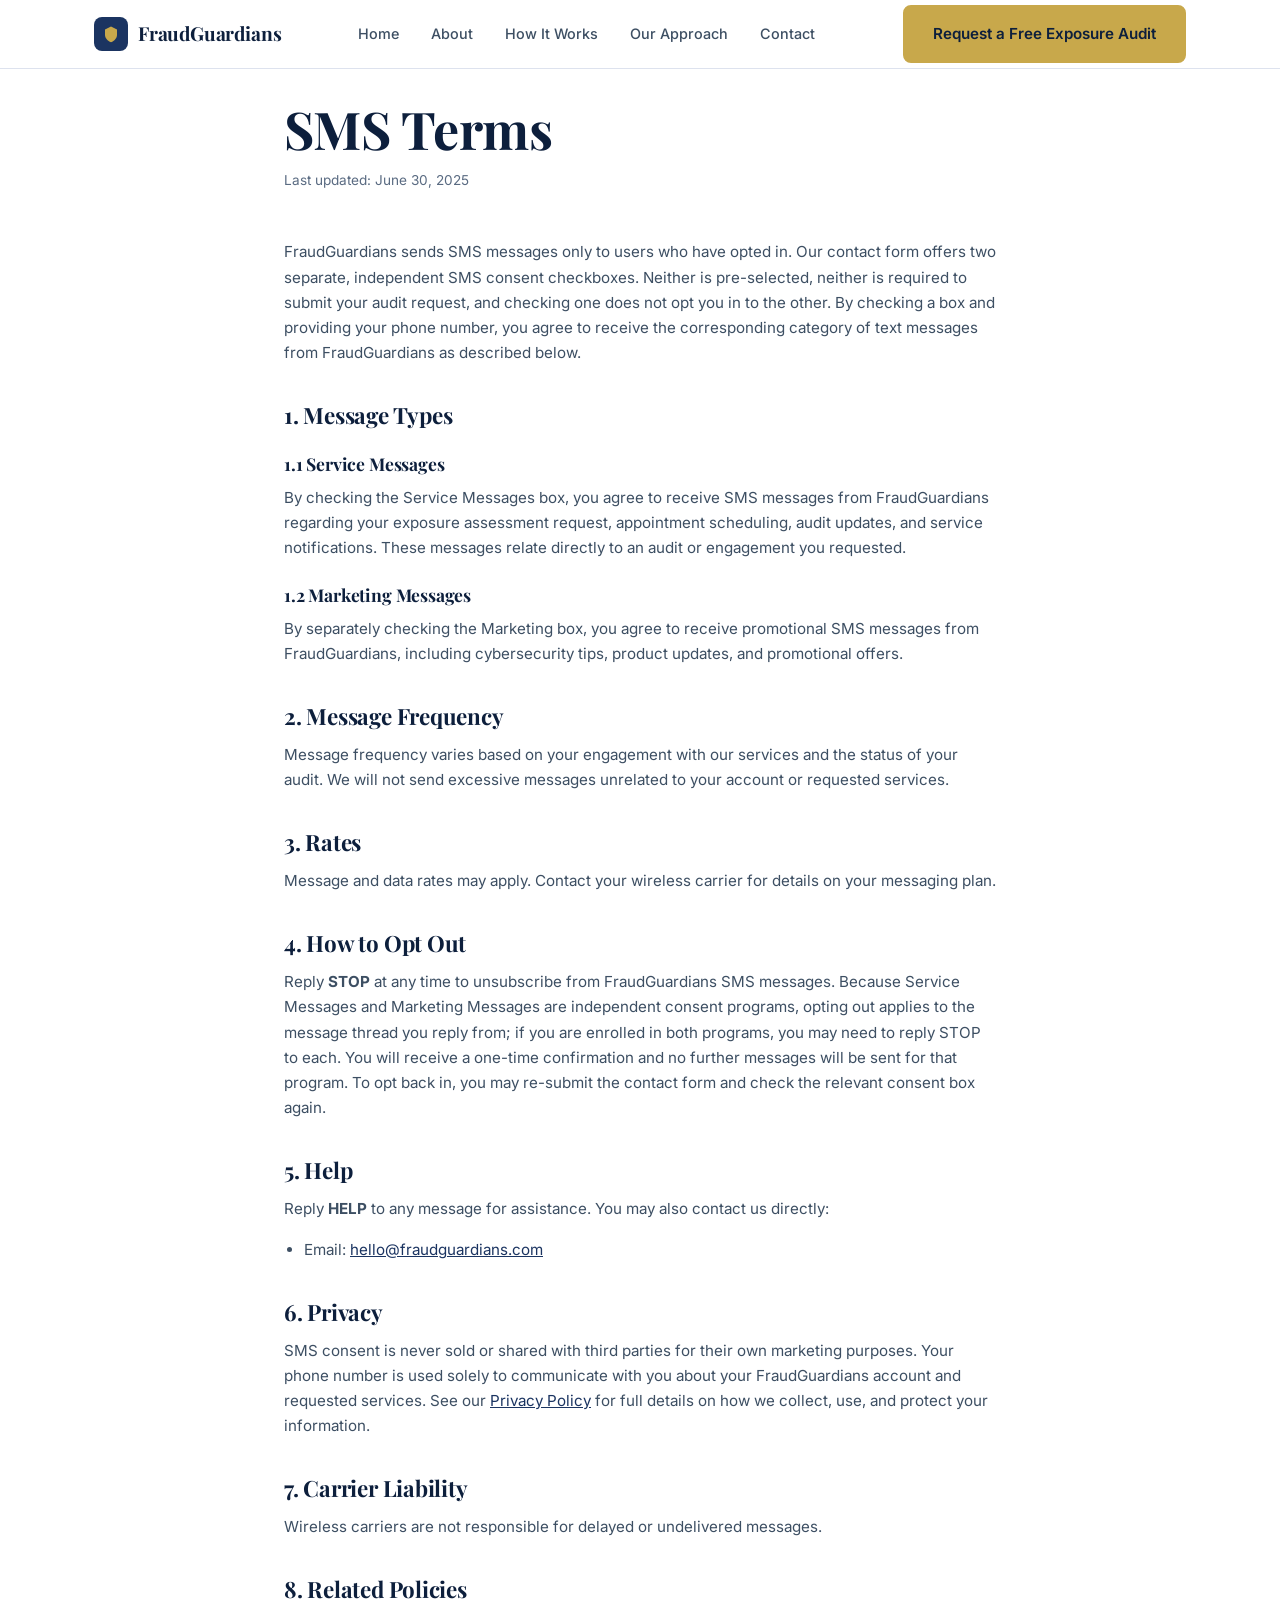
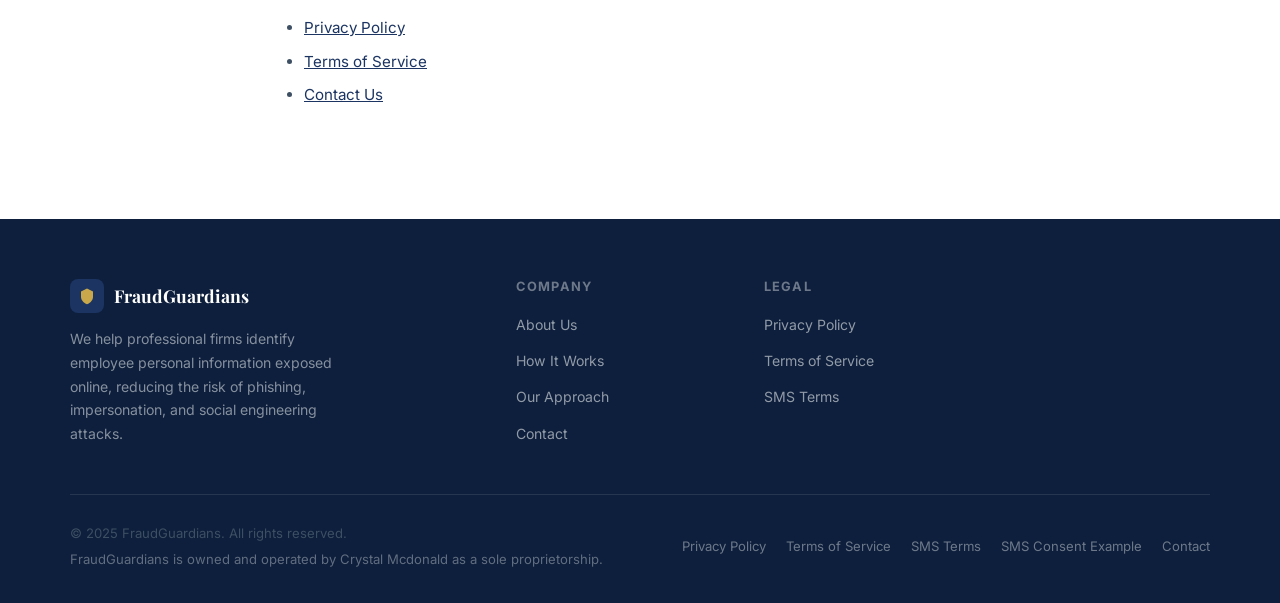
<file: sms-terms.html>
<!DOCTYPE html>
<html lang="en">
<head>
  <meta charset="UTF-8" />
  <meta name="viewport" content="width=device-width, initial-scale=1.0" />
  <title>SMS Terms — FraudGuardians</title>
  <meta name="description" content="FraudGuardians SMS Terms — our text messaging program, opt-in/opt-out instructions, and carrier disclosures." />
  <link rel="preconnect" href="https://fonts.googleapis.com" />
  <link rel="preconnect" href="https://fonts.gstatic.com" crossorigin />
  <link href="https://fonts.googleapis.com/css2?family=Inter:wght@400;500;600;700&family=Playfair+Display:wght@600;700&display=swap" rel="stylesheet" />
  <link rel="stylesheet" href="css/styles.css" />
  <link rel="icon" href="data:image/svg+xml,<svg xmlns='http://www.w3.org/2000/svg' viewBox='0 0 32 32'><rect width='32' height='32' rx='7' fill='%231B3461'/><path d='M16 6 L23 10 L23 18 C23 22 16 26 16 26 C16 26 9 22 9 18 L9 10 Z' fill='%23C8A84B'/></svg>" />
</head>
<body>

<nav class="nav" role="navigation">
  <div class="nav__inner">
    <a href="index.html" class="nav__logo">
      <div class="nav__logo-mark">
        <svg viewBox="0 0 24 24" xmlns="http://www.w3.org/2000/svg">
          <path d="M12 2L20 6V13C20 17.4 16.5 21.5 12 23C7.5 21.5 4 17.4 4 13V6L12 2Z"/>
        </svg>
      </div>
      FraudGuardians
    </a>
    <div class="nav__links">
      <a href="index.html">Home</a>
      <a href="about.html">About</a>
      <a href="index.html#how-it-works">How It Works</a>
      <a href="index.html#pricing">Our Approach</a>
      <a href="contact.html">Contact</a>
    </div>
    <div class="nav__cta">
      <a href="contact.html" class="btn btn-primary">Request a Free Exposure Audit</a>
    </div>
    <button class="nav__toggle" aria-label="Open menu" aria-expanded="false">
      <span></span><span></span><span></span>
    </button>
  </div>
</nav>

<div class="legal-content">
  <h1>SMS Terms</h1>
  <p class="updated">Last updated: June 30, 2025</p>

  <p>FraudGuardians sends SMS messages only to users who have opted in. Our contact form offers two separate, independent SMS consent checkboxes. Neither is pre-selected, neither is required to submit your audit request, and checking one does not opt you in to the other. By checking a box and providing your phone number, you agree to receive the corresponding category of text messages from FraudGuardians as described below.</p>

  <h2>1. Message Types</h2>

  <h3>1.1 Service Messages</h3>
  <p>By checking the Service Messages box, you agree to receive SMS messages from FraudGuardians regarding your exposure assessment request, appointment scheduling, audit updates, and service notifications. These messages relate directly to an audit or engagement you requested.</p>

  <h3>1.2 Marketing Messages</h3>
  <p>By separately checking the Marketing box, you agree to receive promotional SMS messages from FraudGuardians, including cybersecurity tips, product updates, and promotional offers.</p>

  <h2>2. Message Frequency</h2>

  <p>Message frequency varies based on your engagement with our services and the status of your audit. We will not send excessive messages unrelated to your account or requested services.</p>

  <h2>3. Rates</h2>

  <p>Message and data rates may apply. Contact your wireless carrier for details on your messaging plan.</p>

  <h2>4. How to Opt Out</h2>

  <p>Reply <strong>STOP</strong> at any time to unsubscribe from FraudGuardians SMS messages. Because Service Messages and Marketing Messages are independent consent programs, opting out applies to the message thread you reply from; if you are enrolled in both programs, you may need to reply STOP to each. You will receive a one-time confirmation and no further messages will be sent for that program. To opt back in, you may re-submit the contact form and check the relevant consent box again.</p>

  <h2>5. Help</h2>

  <p>Reply <strong>HELP</strong> to any message for assistance. You may also contact us directly:</p>
  <ul>
    <li>Email: <a href="mailto:hello@fraudguardians.com">hello@fraudguardians.com</a></li>
  </ul>

  <h2>6. Privacy</h2>

  <p>SMS consent is never sold or shared with third parties for their own marketing purposes. Your phone number is used solely to communicate with you about your FraudGuardians account and requested services. See our <a href="privacy.html">Privacy Policy</a> for full details on how we collect, use, and protect your information.</p>

  <h2>7. Carrier Liability</h2>

  <p>Wireless carriers are not responsible for delayed or undelivered messages.</p>

  <h2>8. Related Policies</h2>

  <ul>
    <li><a href="privacy.html">Privacy Policy</a></li>
    <li><a href="terms.html">Terms of Service</a></li>
    <li><a href="contact.html">Contact Us</a></li>
  </ul>
</div>

<footer class="footer">
  <div class="footer__inner">
    <div class="footer__brand">
      <div class="footer__logo">
        <div class="nav__logo-mark">
          <svg viewBox="0 0 24 24" xmlns="http://www.w3.org/2000/svg" width="18" height="18">
            <path d="M12 2L20 6V13C20 17.4 16.5 21.5 12 23C7.5 21.5 4 17.4 4 13V6L12 2Z" fill="#C8A84B"/>
          </svg>
        </div>
        FraudGuardians
      </div>
      <p>We help professional firms identify employee personal information exposed online, reducing the risk of phishing, impersonation, and social engineering attacks.</p>
    </div>
    <div class="footer__col">
      <h4>Company</h4>
      <ul>
        <li><a href="about.html">About Us</a></li>
        <li><a href="index.html#how-it-works">How It Works</a></li>
        <li><a href="index.html#pricing">Our Approach</a></li>
        <li><a href="contact.html">Contact</a></li>
      </ul>
    </div>
    <div class="footer__col">
      <h4>Legal</h4>
      <ul>
        <li><a href="privacy.html">Privacy Policy</a></li>
        <li><a href="terms.html">Terms of Service</a></li>
        <li><a href="sms-terms.html">SMS Terms</a></li>
      </ul>
    </div>
  </div>
  <div class="footer__bottom">
    <div class="footer__bottom-text">
      <p>© 2025 FraudGuardians. All rights reserved.</p>
      <p class="footer__ownership">FraudGuardians is owned and operated by Crystal Mcdonald as a sole proprietorship.</p>
    </div>
    <div class="footer__legal">
      <a href="privacy.html">Privacy Policy</a>
      <a href="terms.html">Terms of Service</a>
      <a href="sms-terms.html">SMS Terms</a>
      <a href="sms-consent.html">SMS Consent Example</a>
      <a href="contact.html">Contact</a>
    </div>
  </div>
</footer>

<script src="js/main.js"></script>
</body>
</html>
</file>
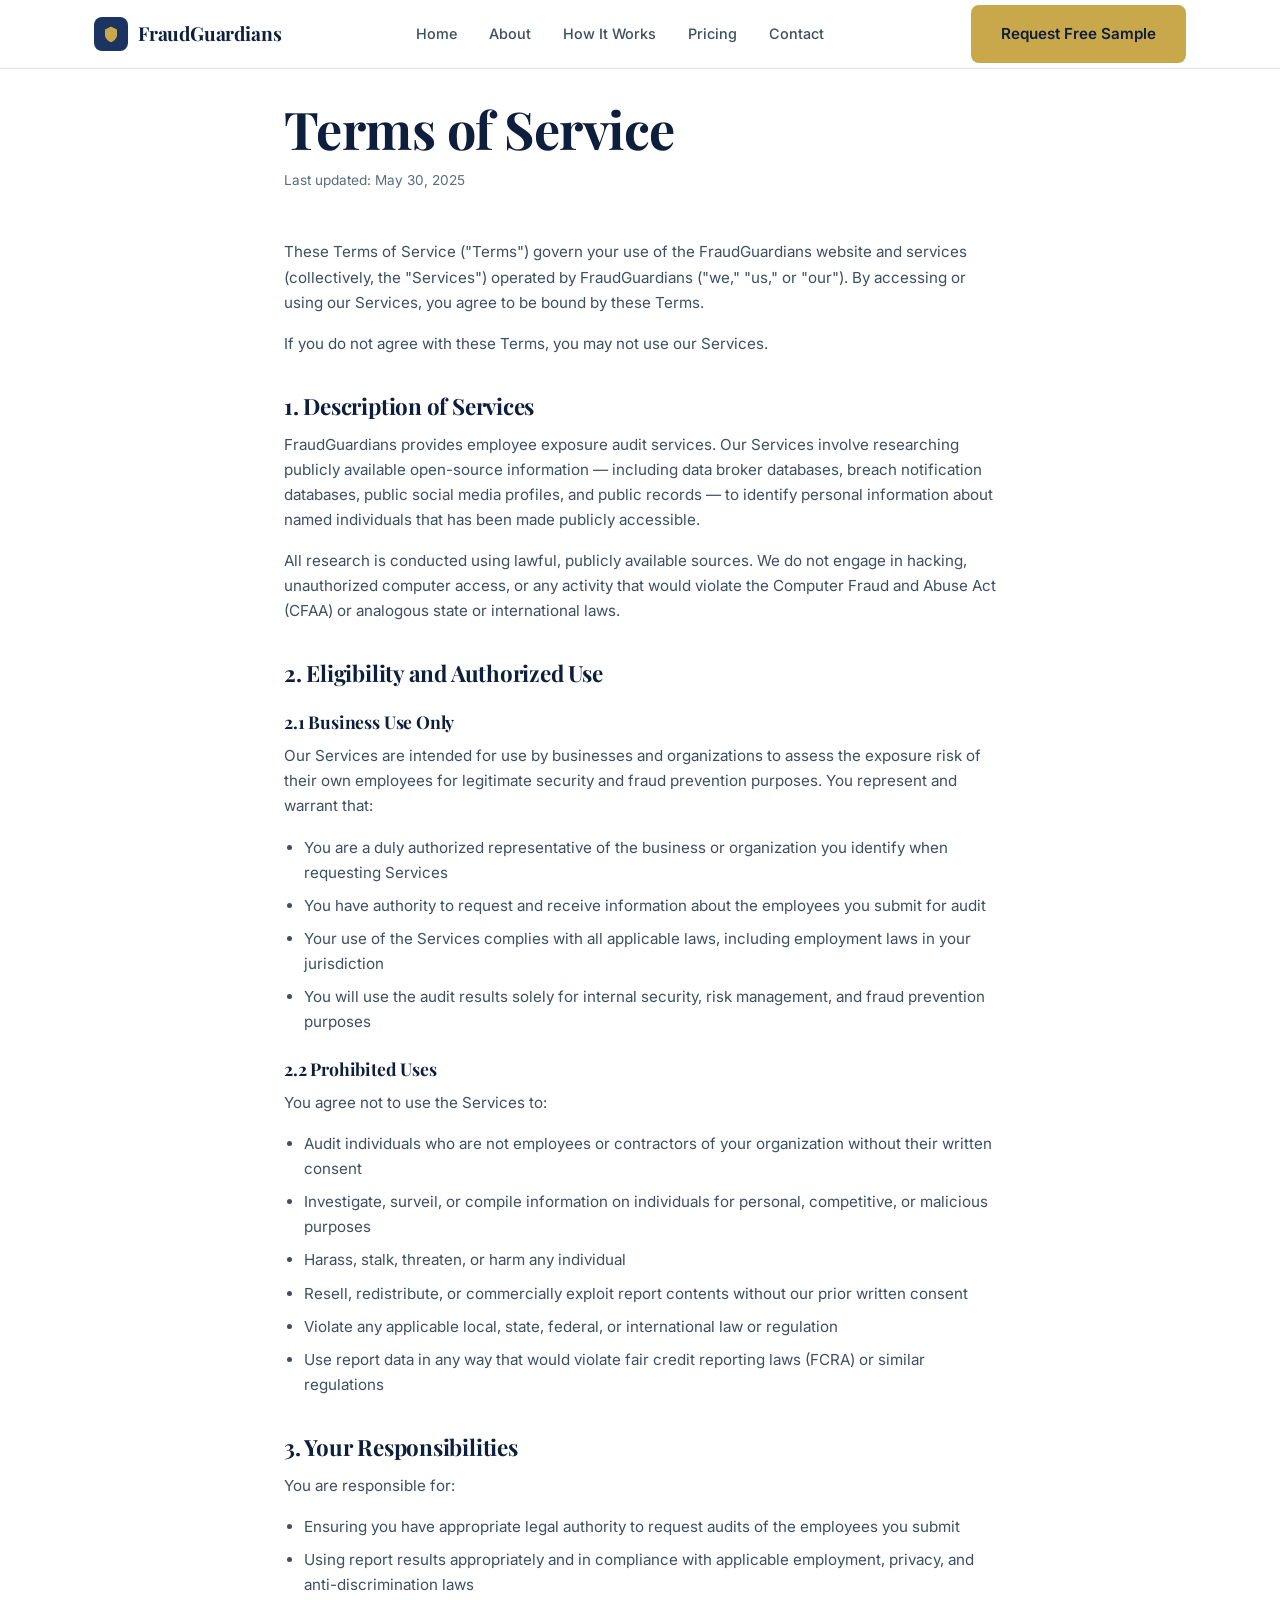
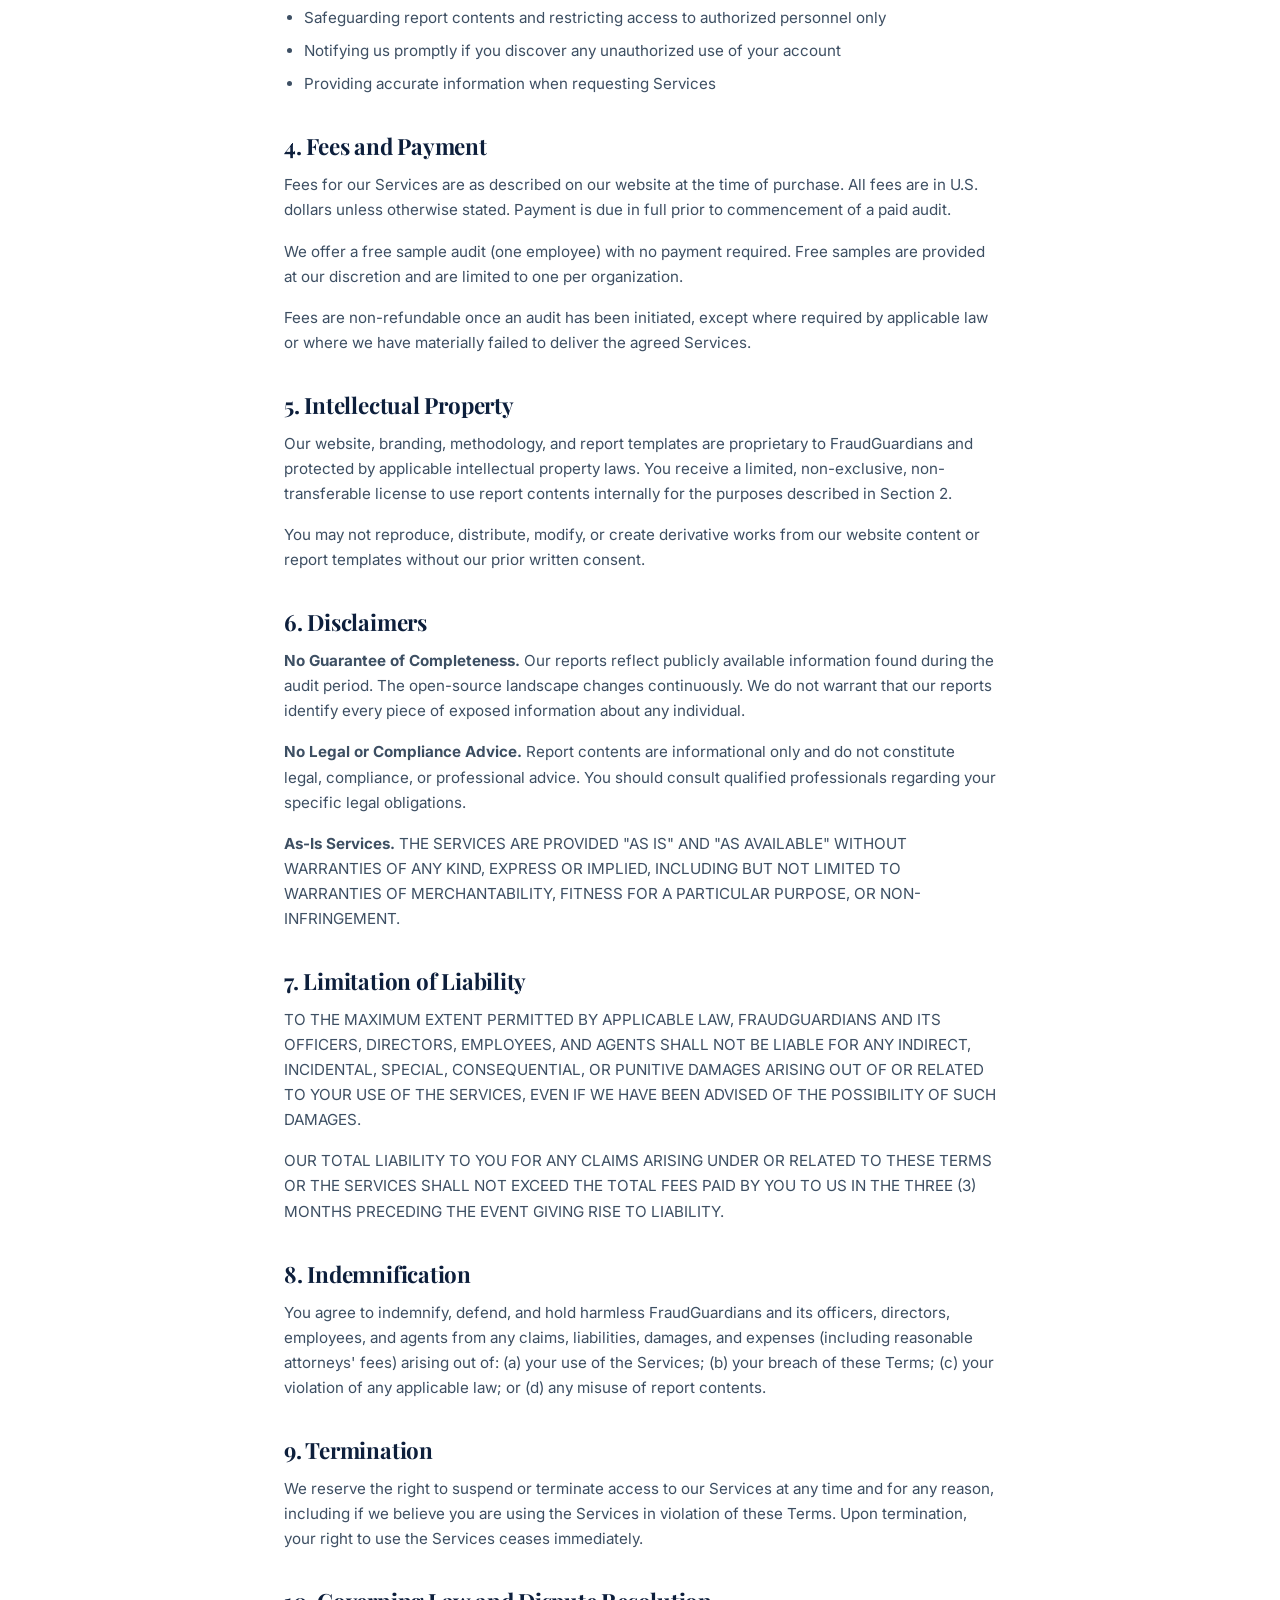
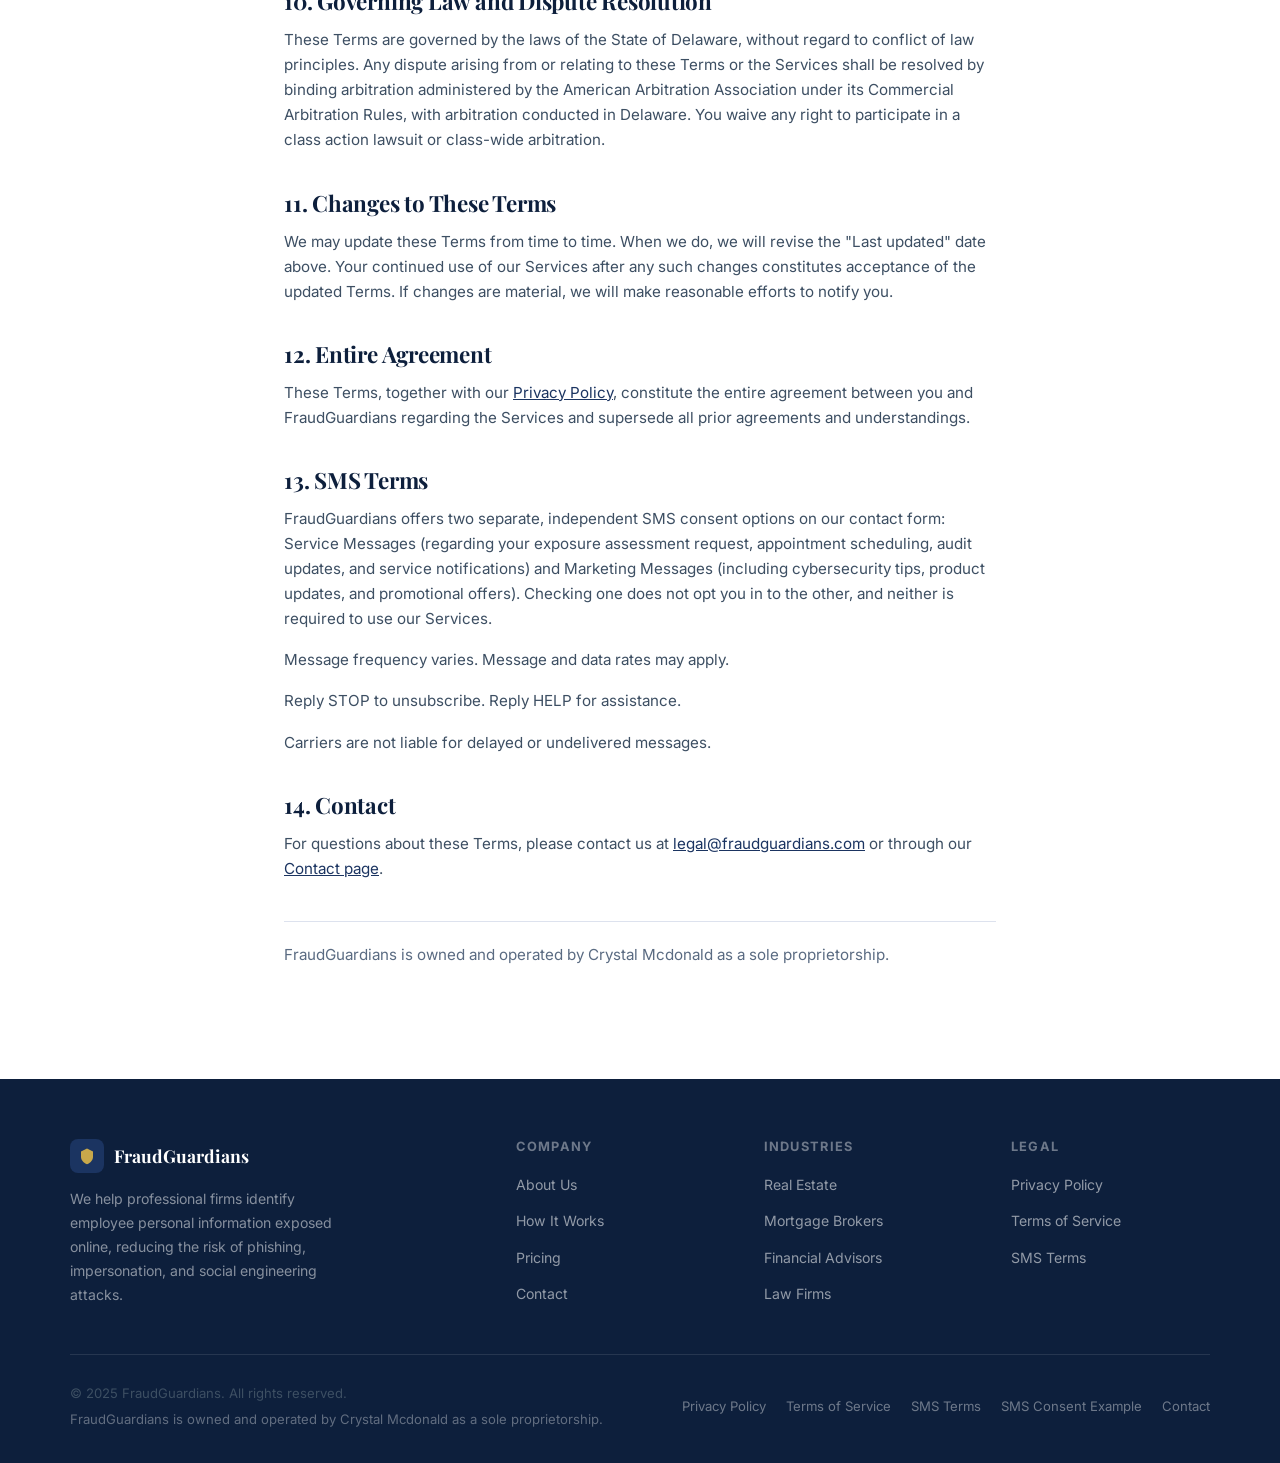
<file: terms.html>
<!DOCTYPE html>
<html lang="en">
<head>
  <meta charset="UTF-8" />
  <meta name="viewport" content="width=device-width, initial-scale=1.0" />
  <title>Terms of Service — FraudGuardians</title>
  <meta name="description" content="FraudGuardians Terms of Service — the terms governing your use of our website and employee exposure audit services." />
  <link rel="preconnect" href="https://fonts.googleapis.com" />
  <link rel="preconnect" href="https://fonts.gstatic.com" crossorigin />
  <link href="https://fonts.googleapis.com/css2?family=Inter:wght@400;500;600;700&family=Playfair+Display:wght@600;700&display=swap" rel="stylesheet" />
  <link rel="stylesheet" href="css/styles.css" />
  <link rel="icon" href="data:image/svg+xml,<svg xmlns='http://www.w3.org/2000/svg' viewBox='0 0 32 32'><rect width='32' height='32' rx='7' fill='%231B3461'/><path d='M16 6 L23 10 L23 18 C23 22 16 26 16 26 C16 26 9 22 9 18 L9 10 Z' fill='%23C8A84B'/></svg>" />
</head>
<body>

<nav class="nav" role="navigation">
  <div class="nav__inner">
    <a href="index.html" class="nav__logo">
      <div class="nav__logo-mark">
        <svg viewBox="0 0 24 24" xmlns="http://www.w3.org/2000/svg">
          <path d="M12 2L20 6V13C20 17.4 16.5 21.5 12 23C7.5 21.5 4 17.4 4 13V6L12 2Z"/>
        </svg>
      </div>
      FraudGuardians
    </a>
    <div class="nav__links">
      <a href="index.html">Home</a>
      <a href="about.html">About</a>
      <a href="index.html#how-it-works">How It Works</a>
      <a href="index.html#pricing">Pricing</a>
      <a href="contact.html">Contact</a>
    </div>
    <div class="nav__cta">
      <a href="contact.html" class="btn btn-primary">Request Free Sample</a>
    </div>
    <button class="nav__toggle" aria-label="Open menu" aria-expanded="false">
      <span></span><span></span><span></span>
    </button>
  </div>
</nav>

<div class="legal-content">
  <h1>Terms of Service</h1>
  <p class="updated">Last updated: May 30, 2025</p>

  <p>These Terms of Service ("Terms") govern your use of the FraudGuardians website and services (collectively, the "Services") operated by FraudGuardians ("we," "us," or "our"). By accessing or using our Services, you agree to be bound by these Terms.</p>

  <p>If you do not agree with these Terms, you may not use our Services.</p>

  <h2>1. Description of Services</h2>

  <p>FraudGuardians provides employee exposure audit services. Our Services involve researching publicly available open-source information — including data broker databases, breach notification databases, public social media profiles, and public records — to identify personal information about named individuals that has been made publicly accessible.</p>

  <p>All research is conducted using lawful, publicly available sources. We do not engage in hacking, unauthorized computer access, or any activity that would violate the Computer Fraud and Abuse Act (CFAA) or analogous state or international laws.</p>

  <h2>2. Eligibility and Authorized Use</h2>

  <h3>2.1 Business Use Only</h3>
  <p>Our Services are intended for use by businesses and organizations to assess the exposure risk of their own employees for legitimate security and fraud prevention purposes. You represent and warrant that:</p>
  <ul>
    <li>You are a duly authorized representative of the business or organization you identify when requesting Services</li>
    <li>You have authority to request and receive information about the employees you submit for audit</li>
    <li>Your use of the Services complies with all applicable laws, including employment laws in your jurisdiction</li>
    <li>You will use the audit results solely for internal security, risk management, and fraud prevention purposes</li>
  </ul>

  <h3>2.2 Prohibited Uses</h3>
  <p>You agree not to use the Services to:</p>
  <ul>
    <li>Audit individuals who are not employees or contractors of your organization without their written consent</li>
    <li>Investigate, surveil, or compile information on individuals for personal, competitive, or malicious purposes</li>
    <li>Harass, stalk, threaten, or harm any individual</li>
    <li>Resell, redistribute, or commercially exploit report contents without our prior written consent</li>
    <li>Violate any applicable local, state, federal, or international law or regulation</li>
    <li>Use report data in any way that would violate fair credit reporting laws (FCRA) or similar regulations</li>
  </ul>

  <h2>3. Your Responsibilities</h2>

  <p>You are responsible for:</p>
  <ul>
    <li>Ensuring you have appropriate legal authority to request audits of the employees you submit</li>
    <li>Using report results appropriately and in compliance with applicable employment, privacy, and anti-discrimination laws</li>
    <li>Safeguarding report contents and restricting access to authorized personnel only</li>
    <li>Notifying us promptly if you discover any unauthorized use of your account</li>
    <li>Providing accurate information when requesting Services</li>
  </ul>

  <h2>4. Fees and Payment</h2>

  <p>Fees for our Services are as described on our website at the time of purchase. All fees are in U.S. dollars unless otherwise stated. Payment is due in full prior to commencement of a paid audit.</p>

  <p>We offer a free sample audit (one employee) with no payment required. Free samples are provided at our discretion and are limited to one per organization.</p>

  <p>Fees are non-refundable once an audit has been initiated, except where required by applicable law or where we have materially failed to deliver the agreed Services.</p>

  <h2>5. Intellectual Property</h2>

  <p>Our website, branding, methodology, and report templates are proprietary to FraudGuardians and protected by applicable intellectual property laws. You receive a limited, non-exclusive, non-transferable license to use report contents internally for the purposes described in Section 2.</p>

  <p>You may not reproduce, distribute, modify, or create derivative works from our website content or report templates without our prior written consent.</p>

  <h2>6. Disclaimers</h2>

  <p><strong>No Guarantee of Completeness.</strong> Our reports reflect publicly available information found during the audit period. The open-source landscape changes continuously. We do not warrant that our reports identify every piece of exposed information about any individual.</p>

  <p><strong>No Legal or Compliance Advice.</strong> Report contents are informational only and do not constitute legal, compliance, or professional advice. You should consult qualified professionals regarding your specific legal obligations.</p>

  <p><strong>As-Is Services.</strong> THE SERVICES ARE PROVIDED "AS IS" AND "AS AVAILABLE" WITHOUT WARRANTIES OF ANY KIND, EXPRESS OR IMPLIED, INCLUDING BUT NOT LIMITED TO WARRANTIES OF MERCHANTABILITY, FITNESS FOR A PARTICULAR PURPOSE, OR NON-INFRINGEMENT.</p>

  <h2>7. Limitation of Liability</h2>

  <p>TO THE MAXIMUM EXTENT PERMITTED BY APPLICABLE LAW, FRAUDGUARDIANS AND ITS OFFICERS, DIRECTORS, EMPLOYEES, AND AGENTS SHALL NOT BE LIABLE FOR ANY INDIRECT, INCIDENTAL, SPECIAL, CONSEQUENTIAL, OR PUNITIVE DAMAGES ARISING OUT OF OR RELATED TO YOUR USE OF THE SERVICES, EVEN IF WE HAVE BEEN ADVISED OF THE POSSIBILITY OF SUCH DAMAGES.</p>

  <p>OUR TOTAL LIABILITY TO YOU FOR ANY CLAIMS ARISING UNDER OR RELATED TO THESE TERMS OR THE SERVICES SHALL NOT EXCEED THE TOTAL FEES PAID BY YOU TO US IN THE THREE (3) MONTHS PRECEDING THE EVENT GIVING RISE TO LIABILITY.</p>

  <h2>8. Indemnification</h2>

  <p>You agree to indemnify, defend, and hold harmless FraudGuardians and its officers, directors, employees, and agents from any claims, liabilities, damages, and expenses (including reasonable attorneys' fees) arising out of: (a) your use of the Services; (b) your breach of these Terms; (c) your violation of any applicable law; or (d) any misuse of report contents.</p>

  <h2>9. Termination</h2>

  <p>We reserve the right to suspend or terminate access to our Services at any time and for any reason, including if we believe you are using the Services in violation of these Terms. Upon termination, your right to use the Services ceases immediately.</p>

  <h2>10. Governing Law and Dispute Resolution</h2>

  <p>These Terms are governed by the laws of the State of Delaware, without regard to conflict of law principles. Any dispute arising from or relating to these Terms or the Services shall be resolved by binding arbitration administered by the American Arbitration Association under its Commercial Arbitration Rules, with arbitration conducted in Delaware. You waive any right to participate in a class action lawsuit or class-wide arbitration.</p>

  <h2>11. Changes to These Terms</h2>

  <p>We may update these Terms from time to time. When we do, we will revise the "Last updated" date above. Your continued use of our Services after any such changes constitutes acceptance of the updated Terms. If changes are material, we will make reasonable efforts to notify you.</p>

  <h2>12. Entire Agreement</h2>

  <p>These Terms, together with our <a href="privacy.html">Privacy Policy</a>, constitute the entire agreement between you and FraudGuardians regarding the Services and supersede all prior agreements and understandings.</p>

  <h2>13. SMS Terms</h2>

  <p>FraudGuardians offers two separate, independent SMS consent options on our contact form: Service Messages (regarding your exposure assessment request, appointment scheduling, audit updates, and service notifications) and Marketing Messages (including cybersecurity tips, product updates, and promotional offers). Checking one does not opt you in to the other, and neither is required to use our Services.</p>

  <p>Message frequency varies. Message and data rates may apply.</p>

  <p>Reply STOP to unsubscribe. Reply HELP for assistance.</p>

  <p>Carriers are not liable for delayed or undelivered messages.</p>

  <h2>14. Contact</h2>

  <p>For questions about these Terms, please contact us at <a href="mailto:legal@fraudguardians.com">legal@fraudguardians.com</a> or through our <a href="contact.html">Contact page</a>.</p>

  <p class="ownership-note legal-content__ownership">FraudGuardians is owned and operated by Crystal Mcdonald as a sole proprietorship.</p>
</div>

<footer class="footer">
  <div class="footer__inner">
    <div class="footer__brand">
      <div class="footer__logo">
        <div class="nav__logo-mark">
          <svg viewBox="0 0 24 24" xmlns="http://www.w3.org/2000/svg" width="18" height="18">
            <path d="M12 2L20 6V13C20 17.4 16.5 21.5 12 23C7.5 21.5 4 17.4 4 13V6L12 2Z" fill="#C8A84B"/>
          </svg>
        </div>
        FraudGuardians
      </div>
      <p>We help professional firms identify employee personal information exposed online, reducing the risk of phishing, impersonation, and social engineering attacks.</p>
    </div>
    <div class="footer__col">
      <h4>Company</h4>
      <ul>
        <li><a href="about.html">About Us</a></li>
        <li><a href="index.html#how-it-works">How It Works</a></li>
        <li><a href="index.html#pricing">Pricing</a></li>
        <li><a href="contact.html">Contact</a></li>
      </ul>
    </div>
    <div class="footer__col">
      <h4>Industries</h4>
      <ul>
        <li><a href="contact.html">Real Estate</a></li>
        <li><a href="contact.html">Mortgage Brokers</a></li>
        <li><a href="contact.html">Financial Advisors</a></li>
        <li><a href="contact.html">Law Firms</a></li>
      </ul>
    </div>
    <div class="footer__col">
      <h4>Legal</h4>
      <ul>
        <li><a href="privacy.html">Privacy Policy</a></li>
        <li><a href="terms.html">Terms of Service</a></li>
        <li><a href="sms-terms.html">SMS Terms</a></li>
      </ul>
    </div>
  </div>
  <div class="footer__bottom">
    <div class="footer__bottom-text">
      <p>© 2025 FraudGuardians. All rights reserved.</p>
      <p class="footer__ownership">FraudGuardians is owned and operated by Crystal Mcdonald as a sole proprietorship.</p>
    </div>
    <div class="footer__legal">
      <a href="privacy.html">Privacy Policy</a>
      <a href="terms.html">Terms of Service</a>
      <a href="sms-terms.html">SMS Terms</a>
      <a href="sms-consent.html">SMS Consent Example</a>
      <a href="contact.html">Contact</a>
    </div>
  </div>
</footer>

<script src="js/main.js"></script>
</body>
</html>
</file>
<file: css/styles.css>
/* ============================================================
   FraudGuardians — Global Stylesheet
   ============================================================ */

/* ── Reset & Base ── */
*, *::before, *::after { box-sizing: border-box; margin: 0; padding: 0; }

:root {
  --navy:        #1B3461;
  --navy-dark:   #0D1F3C;
  --navy-mid:    #243E72;
  --gold:        #C8A84B;
  --gold-light:  #E2C97E;
  --gold-pale:   #F5EDD3;
  --white:       #FFFFFF;
  --off-white:   #F7F9FC;
  --gray-100:    #EEF1F8;
  --gray-200:    #DDE2EE;
  --gray-400:    #8A96A8;
  --gray-600:    #4A5568;
  --text:        #1E2B3C;
  --text-mid:    #3D4F63;
  --text-light:  #5A6B82;

  --radius-sm:   4px;
  --radius:      8px;
  --radius-lg:   14px;
  --radius-xl:   24px;

  --shadow-sm:   0 1px 4px rgba(13,31,60,.08);
  --shadow:      0 4px 16px rgba(13,31,60,.10);
  --shadow-lg:   0 8px 32px rgba(13,31,60,.14);
  --shadow-gold: 0 4px 20px rgba(200,168,75,.25);

  --transition:  .2s ease;

  --max-w:       1140px;
  --section-pad: 96px 24px;
}

html { scroll-behavior: smooth; }

body {
  font-family: 'Inter', system-ui, -apple-system, sans-serif;
  font-size: 16px;
  line-height: 1.65;
  color: var(--text);
  background: var(--white);
  -webkit-font-smoothing: antialiased;
}

img { display: block; max-width: 100%; }
a { color: inherit; text-decoration: none; }
ul { list-style: none; }

/* ── Typography ── */
h1, h2, h3, h4 {
  font-family: 'Playfair Display', Georgia, serif;
  color: var(--navy-dark);
  line-height: 1.25;
  letter-spacing: -.01em;
}

h1 { font-size: clamp(2rem, 5vw, 3.25rem); }
h2 { font-size: clamp(1.6rem, 3.5vw, 2.4rem); }
h3 { font-size: clamp(1.15rem, 2.5vw, 1.4rem); }
h4 { font-size: 1.05rem; }

p { color: var(--text-mid); }

.eyebrow {
  display: inline-block;
  font-size: .75rem;
  font-weight: 700;
  letter-spacing: .12em;
  text-transform: uppercase;
  color: var(--gold);
  margin-bottom: 12px;
}

/* ── Layout ── */
.container {
  width: 100%;
  max-width: var(--max-w);
  margin: 0 auto;
  padding: 0 24px;
}

.section { padding: var(--section-pad); }
.section--alt { background: var(--off-white); }
.section--navy { background: var(--navy-dark); }

.section-header {
  text-align: center;
  max-width: 640px;
  margin: 0 auto 56px;
}
.section-header p { font-size: 1.05rem; margin-top: 16px; }

/* ── Buttons ── */
.btn {
  display: inline-flex;
  align-items: center;
  gap: 8px;
  padding: 14px 28px;
  border-radius: var(--radius);
  font-size: .95rem;
  font-weight: 600;
  cursor: pointer;
  border: 2px solid transparent;
  transition: all var(--transition);
  white-space: nowrap;
  text-align: center;
}

.btn-primary {
  background: var(--gold);
  color: var(--navy-dark);
  border-color: var(--gold);
}
.btn-primary:hover {
  background: var(--gold-light);
  border-color: var(--gold-light);
  box-shadow: var(--shadow-gold);
  transform: translateY(-1px);
}

.btn-outline {
  background: transparent;
  color: var(--white);
  border-color: rgba(255,255,255,.45);
}
.btn-outline:hover {
  background: rgba(255,255,255,.08);
  border-color: rgba(255,255,255,.75);
}

.btn-outline-navy {
  background: transparent;
  color: var(--navy);
  border-color: var(--navy);
}
.btn-outline-navy:hover {
  background: var(--navy);
  color: var(--white);
}

.btn-lg { padding: 17px 36px; font-size: 1rem; border-radius: var(--radius-lg); }

/* ── Nav ── */
.nav {
  position: fixed;
  top: 0; left: 0; right: 0;
  z-index: 1000;
  background: rgba(255,255,255,.97);
  backdrop-filter: blur(12px);
  border-bottom: 1px solid var(--gray-200);
  transition: box-shadow var(--transition);
}
.nav.scrolled { box-shadow: var(--shadow); }

.nav__inner {
  display: flex;
  align-items: center;
  justify-content: space-between;
  height: 68px;
  max-width: var(--max-w);
  margin: 0 auto;
  padding: 0 24px;
}

.nav__logo {
  display: flex;
  align-items: center;
  gap: 10px;
  font-family: 'Playfair Display', Georgia, serif;
  font-size: 1.2rem;
  font-weight: 700;
  color: var(--navy-dark);
  letter-spacing: -.01em;
}
.nav__logo-mark {
  width: 34px;
  height: 34px;
  background: var(--navy);
  border-radius: 8px;
  display: flex;
  align-items: center;
  justify-content: center;
  flex-shrink: 0;
}
.nav__logo-mark svg { width: 18px; height: 18px; fill: var(--gold); }

.nav__links {
  display: flex;
  align-items: center;
  gap: 32px;
}
.nav__links a {
  font-size: .9rem;
  font-weight: 500;
  color: var(--text-mid);
  transition: color var(--transition);
}
.nav__links a:hover,
.nav__links a.active { color: var(--navy); }

.nav__cta { margin-left: 12px; }

.nav__toggle {
  display: none;
  background: none;
  border: none;
  cursor: pointer;
  padding: 6px;
  flex-direction: column;
  gap: 5px;
}
.nav__toggle span {
  display: block;
  width: 24px;
  height: 2px;
  background: var(--navy);
  border-radius: 2px;
  transition: all var(--transition);
}

/* ── Hero ── */
.hero {
  background: linear-gradient(135deg, var(--navy-dark) 0%, var(--navy-mid) 60%, #1E4080 100%);
  padding: 160px 24px 100px;
  position: relative;
  overflow: hidden;
}

.hero::before {
  content: '';
  position: absolute;
  top: -120px; right: -120px;
  width: 600px; height: 600px;
  background: radial-gradient(circle, rgba(200,168,75,.12) 0%, transparent 70%);
  border-radius: 50%;
  pointer-events: none;
}

.hero::after {
  content: '';
  position: absolute;
  bottom: -80px; left: -80px;
  width: 400px; height: 400px;
  background: radial-gradient(circle, rgba(200,168,75,.07) 0%, transparent 70%);
  border-radius: 50%;
  pointer-events: none;
}

.hero__inner {
  max-width: var(--max-w);
  margin: 0 auto;
  display: grid;
  grid-template-columns: 1fr 1fr;
  gap: 64px;
  align-items: center;
  position: relative;
  z-index: 1;
}

.hero__content .eyebrow { color: var(--gold-light); }

.hero h1 {
  color: var(--white);
  margin-bottom: 20px;
  font-size: clamp(2.2rem, 5vw, 3.2rem);
}

.hero__lead {
  font-size: 1.1rem;
  color: rgba(255,255,255,.78);
  margin-bottom: 36px;
  line-height: 1.7;
  max-width: 500px;
}

.hero__actions {
  display: flex;
  flex-wrap: wrap;
  gap: 14px;
  align-items: center;
}

.hero__trust {
  margin-top: 48px;
  display: flex;
  align-items: center;
  gap: 20px;
  flex-wrap: wrap;
}
.hero__trust-text {
  font-size: .82rem;
  color: rgba(255,255,255,.55);
  letter-spacing: .04em;
  text-transform: uppercase;
  font-weight: 500;
}
.hero__trust-badges {
  display: flex;
  gap: 16px;
  flex-wrap: wrap;
}
.hero__trust-badge {
  background: rgba(255,255,255,.08);
  border: 1px solid rgba(255,255,255,.15);
  border-radius: var(--radius);
  padding: 6px 14px;
  font-size: .8rem;
  color: rgba(255,255,255,.7);
  font-weight: 500;
}

/* Hero Card */
.hero__card {
  background: rgba(255,255,255,.06);
  border: 1px solid rgba(255,255,255,.12);
  border-radius: var(--radius-xl);
  padding: 28px;
  backdrop-filter: blur(8px);
}

.hero__card-label {
  font-size: .7rem;
  font-weight: 700;
  letter-spacing: .1em;
  text-transform: uppercase;
  color: var(--gold-light);
  margin-bottom: 16px;
  display: flex;
  align-items: center;
  gap: 8px;
}
.hero__card-label::before {
  content: '';
  display: inline-block;
  width: 8px; height: 8px;
  background: var(--gold);
  border-radius: 50%;
  box-shadow: 0 0 0 3px rgba(200,168,75,.25);
}

.exposure-list { display: flex; flex-direction: column; gap: 10px; }

.exposure-item {
  display: flex;
  align-items: center;
  gap: 12px;
  background: rgba(255,255,255,.05);
  border: 1px solid rgba(255,255,255,.09);
  border-radius: var(--radius);
  padding: 12px 16px;
}
.exposure-item__icon {
  width: 32px; height: 32px;
  background: rgba(200,168,75,.15);
  border-radius: var(--radius-sm);
  display: flex;
  align-items: center;
  justify-content: center;
  flex-shrink: 0;
  font-size: 1rem;
}
.exposure-item__text { flex: 1; }
.exposure-item__label {
  font-size: .78rem;
  font-weight: 600;
  color: rgba(255,255,255,.9);
  display: block;
}
.exposure-item__sub {
  font-size: .72rem;
  color: rgba(255,255,255,.45);
}
.exposure-item__badge {
  font-size: .68rem;
  font-weight: 700;
  padding: 3px 10px;
  border-radius: 20px;
  white-space: nowrap;
}
.badge-high { background: rgba(220,53,69,.2); color: #ff8b96; }
.badge-medium { background: rgba(255,193,7,.2); color: #ffd454; }
.badge-low { background: rgba(40,167,69,.2); color: #6fcf97; }

.hero__card-footer {
  margin-top: 20px;
  padding-top: 16px;
  border-top: 1px solid rgba(255,255,255,.1);
  display: flex;
  align-items: center;
  justify-content: space-between;
}
.hero__card-footer-text { font-size: .8rem; color: rgba(255,255,255,.45); }
.hero__card-score {
  font-family: 'Playfair Display', serif;
  font-size: 1.6rem;
  font-weight: 700;
  color: var(--gold);
}
.hero__card-score span { font-size: .85rem; color: rgba(255,255,255,.4); }

/* ── Stats Bar ── */
.stats-bar {
  background: var(--navy);
  padding: 32px 24px;
}
.stats-bar__inner {
  max-width: var(--max-w);
  margin: 0 auto;
  display: grid;
  grid-template-columns: repeat(4, 1fr);
  gap: 24px;
  text-align: center;
}
.stat__number {
  font-family: 'Playfair Display', serif;
  font-size: 2rem;
  font-weight: 700;
  color: var(--gold);
  display: block;
}
.stat__label {
  font-size: .82rem;
  color: rgba(255,255,255,.6);
  margin-top: 4px;
}

/* ── What We Find ── */
.find-grid {
  display: grid;
  grid-template-columns: repeat(3, 1fr);
  gap: 24px;
}

.find-card {
  background: var(--white);
  border: 1px solid var(--gray-200);
  border-radius: var(--radius-lg);
  padding: 28px;
  transition: box-shadow var(--transition), transform var(--transition);
}
.find-card:hover {
  box-shadow: var(--shadow-lg);
  transform: translateY(-3px);
}

.find-card__icon {
  width: 48px; height: 48px;
  background: var(--gray-100);
  border-radius: var(--radius);
  display: flex;
  align-items: center;
  justify-content: center;
  font-size: 1.4rem;
  margin-bottom: 16px;
}

.find-card h3 { font-size: 1.05rem; margin-bottom: 8px; }
.find-card p { font-size: .9rem; }

.find-card__examples {
  margin-top: 16px;
  display: flex;
  flex-wrap: wrap;
  gap: 6px;
}
.tag {
  font-size: .72rem;
  font-weight: 600;
  padding: 4px 10px;
  border-radius: 20px;
  background: var(--gray-100);
  color: var(--text-light);
  border: 1px solid var(--gray-200);
}

/* ── Why It Matters ── */
.matters-grid {
  display: grid;
  grid-template-columns: 1fr 1fr;
  gap: 48px;
  align-items: center;
}

.matters__visual {
  background: var(--white);
  border: 1px solid var(--gray-200);
  border-radius: var(--radius-xl);
  padding: 32px;
  box-shadow: var(--shadow);
}

.attack-scenario {
  display: flex;
  flex-direction: column;
  gap: 0;
}
.attack-step {
  display: flex;
  gap: 16px;
  padding: 16px 0;
  border-bottom: 1px solid var(--gray-100);
}
.attack-step:last-child { border-bottom: none; padding-bottom: 0; }
.attack-step:first-child { padding-top: 0; }

.attack-step__num {
  width: 28px; height: 28px;
  background: var(--navy);
  color: var(--white);
  border-radius: 50%;
  display: flex;
  align-items: center;
  justify-content: center;
  font-size: .75rem;
  font-weight: 700;
  flex-shrink: 0;
  margin-top: 2px;
}
.attack-step__content h4 { font-size: .9rem; margin-bottom: 4px; }
.attack-step__content p { font-size: .83rem; color: var(--text-light); }

.matters__points { display: flex; flex-direction: column; gap: 28px; }

.matter-point { display: flex; gap: 20px; }
.matter-point__icon {
  width: 48px; height: 48px;
  background: var(--gold-pale);
  border-radius: var(--radius);
  display: flex;
  align-items: center;
  justify-content: center;
  font-size: 1.3rem;
  flex-shrink: 0;
}
.matter-point h3 { font-size: 1rem; margin-bottom: 6px; }
.matter-point p { font-size: .9rem; }

/* ── How It Works ── */
.steps-grid {
  display: grid;
  grid-template-columns: repeat(3, 1fr);
  gap: 32px;
  position: relative;
}

.steps-grid::before {
  content: '';
  position: absolute;
  top: 40px;
  left: calc(16.66% + 24px);
  right: calc(16.66% + 24px);
  height: 2px;
  background: repeating-linear-gradient(to right, var(--gray-200) 0, var(--gray-200) 8px, transparent 8px, transparent 16px);
}

.step-card {
  background: var(--white);
  border: 1px solid var(--gray-200);
  border-radius: var(--radius-lg);
  padding: 32px 28px;
  text-align: center;
  position: relative;
}

.step-card__num {
  width: 56px; height: 56px;
  background: var(--navy);
  color: var(--white);
  border-radius: 50%;
  display: flex;
  align-items: center;
  justify-content: center;
  font-family: 'Playfair Display', serif;
  font-size: 1.4rem;
  font-weight: 700;
  margin: 0 auto 20px;
  position: relative;
  z-index: 1;
  box-shadow: 0 0 0 8px var(--off-white);
}

.step-card h3 { margin-bottom: 10px; }
.step-card p { font-size: .9rem; }

.step-card__time {
  margin-top: 16px;
  font-size: .8rem;
  font-weight: 600;
  color: var(--gold);
  letter-spacing: .04em;
}

/* ── Sample Findings ── */
.sample-wrapper {
  max-width: 860px;
  margin: 0 auto;
}

.sample-report {
  background: var(--white);
  border: 1px solid var(--gray-200);
  border-radius: var(--radius-xl);
  box-shadow: var(--shadow-lg);
  overflow: hidden;
}

.sample-report__header {
  background: var(--navy-dark);
  padding: 24px 32px;
  display: flex;
  align-items: center;
  justify-content: space-between;
}
.sample-report__title {
  font-family: 'Playfair Display', serif;
  color: var(--white);
  font-size: 1.1rem;
}
.sample-report__badge {
  background: var(--gold);
  color: var(--navy-dark);
  font-size: .7rem;
  font-weight: 800;
  letter-spacing: .08em;
  text-transform: uppercase;
  padding: 5px 12px;
  border-radius: 20px;
}

.sample-report__body { padding: 32px; }

.sample-employee {
  display: flex;
  align-items: center;
  gap: 16px;
  padding-bottom: 24px;
  margin-bottom: 24px;
  border-bottom: 1px solid var(--gray-100);
}
.sample-employee__avatar {
  width: 48px; height: 48px;
  background: var(--gray-100);
  border-radius: 50%;
  display: flex;
  align-items: center;
  justify-content: center;
  font-size: 1.3rem;
  flex-shrink: 0;
}
.sample-employee__info h4 { font-size: .95rem; margin-bottom: 2px; }
.sample-employee__info p { font-size: .82rem; color: var(--text-light); }
.sample-employee__risk {
  margin-left: auto;
  text-align: right;
}
.risk-score {
  font-family: 'Playfair Display', serif;
  font-size: 1.8rem;
  font-weight: 700;
  color: #dc3545;
  line-height: 1;
}
.risk-label { font-size: .72rem; color: var(--text-light); margin-top: 2px; }

.findings-list { display: flex; flex-direction: column; gap: 12px; }

.finding-item {
  display: flex;
  align-items: flex-start;
  gap: 14px;
  padding: 14px 16px;
  border-radius: var(--radius);
  border: 1px solid var(--gray-200);
}
.finding-item--high { border-color: rgba(220,53,69,.2); background: rgba(220,53,69,.03); }
.finding-item--medium { border-color: rgba(255,193,7,.25); background: rgba(255,193,7,.03); }

.finding-item__dot {
  width: 10px; height: 10px;
  border-radius: 50%;
  flex-shrink: 0;
  margin-top: 6px;
}
.finding-item--high .finding-item__dot { background: #dc3545; }
.finding-item--medium .finding-item__dot { background: #f59e0b; }

.finding-item__body { flex: 1; }
.finding-item__type {
  font-size: .78rem;
  font-weight: 700;
  color: var(--navy);
  text-transform: uppercase;
  letter-spacing: .06em;
}
.finding-item__value {
  font-size: .9rem;
  color: var(--text);
  font-family: 'Courier New', monospace;
  margin: 4px 0;
}
.finding-item__source { font-size: .78rem; color: var(--text-light); }

.finding-item__sev {
  font-size: .7rem;
  font-weight: 700;
  padding: 3px 10px;
  border-radius: 20px;
  flex-shrink: 0;
  align-self: flex-start;
}
.sev-high { background: rgba(220,53,69,.12); color: #c0392b; }
.sev-medium { background: rgba(245,158,11,.12); color: #b7791f; }

.sample-report__footer {
  background: var(--off-white);
  padding: 20px 32px;
  display: flex;
  align-items: center;
  justify-content: space-between;
  border-top: 1px solid var(--gray-200);
}
.sample-report__disclaimer { font-size: .78rem; color: var(--gray-400); }

/* ── Pricing ── */
.pricing-grid {
  display: grid;
  grid-template-columns: repeat(3, 1fr);
  gap: 24px;
  max-width: 960px;
  margin: 0 auto;
}

.pricing-card {
  background: var(--white);
  border: 1px solid var(--gray-200);
  border-radius: var(--radius-xl);
  padding: 36px 28px;
  text-align: center;
  position: relative;
  transition: box-shadow var(--transition), transform var(--transition);
}
.pricing-card:hover { box-shadow: var(--shadow-lg); transform: translateY(-4px); }

.pricing-card--featured {
  background: var(--navy-dark);
  border-color: var(--navy-dark);
}
.pricing-card--featured h3,
.pricing-card--featured h2 { color: var(--white); }
.pricing-card--featured p,
.pricing-card--featured .pricing-includes li { color: rgba(255,255,255,.65); }

.pricing-badge {
  position: absolute;
  top: -14px;
  left: 50%;
  transform: translateX(-50%);
  background: var(--gold);
  color: var(--navy-dark);
  font-size: .7rem;
  font-weight: 800;
  letter-spacing: .08em;
  text-transform: uppercase;
  padding: 5px 16px;
  border-radius: 20px;
}

.pricing-card h3 { font-size: 1rem; margin-bottom: 12px; color: var(--text-light); font-family: 'Inter', sans-serif; font-weight: 600; }

.pricing-price {
  font-family: 'Playfair Display', serif;
  font-size: 2.4rem;
  font-weight: 700;
  color: var(--navy-dark);
  line-height: 1;
  margin-bottom: 6px;
}
.pricing-price sup { font-size: 1.2rem; vertical-align: super; }
.pricing-card--featured .pricing-price { color: var(--gold); }

.pricing-period { font-size: .82rem; color: var(--text-light); margin-bottom: 24px; }
.pricing-card--featured .pricing-period { color: rgba(255,255,255,.45); }

.pricing-divider {
  height: 1px;
  background: var(--gray-200);
  margin: 20px 0;
}
.pricing-card--featured .pricing-divider { background: rgba(255,255,255,.12); }

.pricing-includes {
  text-align: left;
  display: flex;
  flex-direction: column;
  gap: 10px;
  margin-bottom: 28px;
}
.pricing-includes li {
  display: flex;
  align-items: flex-start;
  gap: 10px;
  font-size: .88rem;
  color: var(--text-mid);
}
.pricing-includes li::before {
  content: '✓';
  font-weight: 700;
  color: var(--gold);
  flex-shrink: 0;
  margin-top: 1px;
}

/* ── Industries ── */
.industries-grid {
  display: grid;
  grid-template-columns: repeat(3, 1fr);
  gap: 20px;
}

.industry-card {
  background: var(--white);
  border: 1px solid var(--gray-200);
  border-radius: var(--radius-lg);
  padding: 24px;
  display: flex;
  align-items: center;
  gap: 16px;
  transition: box-shadow var(--transition), border-color var(--transition);
}
.industry-card:hover {
  box-shadow: var(--shadow);
  border-color: var(--gold);
}
.industry-card__icon {
  font-size: 1.6rem;
  flex-shrink: 0;
  width: 44px;
  text-align: center;
}
.industry-card h3 { font-size: .95rem; margin-bottom: 4px; }
.industry-card p { font-size: .82rem; color: var(--text-light); }

/* ── CTA Section ── */
.cta-section {
  background: linear-gradient(135deg, var(--navy-dark) 0%, var(--navy-mid) 100%);
  padding: var(--section-pad);
  text-align: center;
  position: relative;
  overflow: hidden;
}
.cta-section::before {
  content: '';
  position: absolute;
  top: 50%; left: 50%;
  transform: translate(-50%, -50%);
  width: 800px; height: 800px;
  background: radial-gradient(circle, rgba(200,168,75,.08) 0%, transparent 65%);
  pointer-events: none;
}
.cta-section h2 { color: var(--white); }
.cta-section p { color: rgba(255,255,255,.65); font-size: 1.05rem; max-width: 560px; margin: 16px auto 36px; }
.cta-section .btn-primary { padding: 18px 40px; font-size: 1rem; }
.cta-guarantee {
  margin-top: 20px;
  font-size: .82rem;
  color: rgba(255,255,255,.4);
}

/* ── Footer ── */
.footer {
  background: var(--navy-dark);
  color: rgba(255,255,255,.6);
  padding: 60px 24px 32px;
}

.footer__inner {
  max-width: var(--max-w);
  margin: 0 auto;
  display: grid;
  grid-template-columns: 2fr 1fr 1fr 1fr;
  gap: 48px;
  padding-bottom: 48px;
  border-bottom: 1px solid rgba(255,255,255,.1);
}

.footer__brand p {
  font-size: .88rem;
  line-height: 1.7;
  color: rgba(255,255,255,.5);
  max-width: 280px;
  margin-top: 14px;
}

.footer__logo {
  display: flex;
  align-items: center;
  gap: 10px;
  font-family: 'Playfair Display', serif;
  font-size: 1.1rem;
  font-weight: 700;
  color: var(--white);
}

.footer__col h4 {
  font-size: .8rem;
  font-weight: 700;
  letter-spacing: .1em;
  text-transform: uppercase;
  color: rgba(255,255,255,.4);
  margin-bottom: 16px;
  font-family: 'Inter', sans-serif;
}
.footer__col ul { display: flex; flex-direction: column; gap: 10px; }
.footer__col li a {
  font-size: .88rem;
  color: rgba(255,255,255,.55);
  transition: color var(--transition);
}
.footer__col li a:hover { color: var(--gold-light); }

.footer__bottom {
  max-width: var(--max-w);
  margin: 28px auto 0;
  display: flex;
  align-items: center;
  justify-content: space-between;
  flex-wrap: wrap;
  gap: 12px;
}
.footer__bottom p { font-size: .82rem; }
.footer__legal {
  display: flex;
  gap: 20px;
  flex-wrap: wrap;
}
.footer__legal a { font-size: .82rem; color: rgba(255,255,255,.4); transition: color var(--transition); }
.footer__legal a:hover { color: var(--white); }

.footer__bottom-text { display: flex; flex-direction: column; gap: 4px; }
.footer__ownership { font-size: .72rem; color: rgba(255,255,255,.35); }

/* ── Sole-proprietor ownership statement (non-footer placements) ── */
.ownership-note { font-size: .82rem; color: var(--text-light); }
.legal-content__ownership {
  margin-top: 40px;
  padding-top: 20px;
  border-top: 1px solid var(--gray-200);
}
.about-ownership {
  max-width: var(--max-w);
  margin: 0 auto;
  padding: 0 24px 48px;
  text-align: center;
}

/* ── About Page ── */
.page-hero {
  background: linear-gradient(135deg, var(--navy-dark) 0%, var(--navy-mid) 100%);
  padding: 140px 24px 80px;
  text-align: center;
}
.page-hero h1 { color: var(--white); }
.page-hero p { color: rgba(255,255,255,.65); font-size: 1.1rem; max-width: 600px; margin: 16px auto 0; }

.team-grid {
  display: grid;
  grid-template-columns: repeat(3, 1fr);
  gap: 28px;
}

.team-card {
  background: var(--white);
  border: 1px solid var(--gray-200);
  border-radius: var(--radius-lg);
  padding: 32px 24px;
  text-align: center;
}
.team-card__avatar {
  width: 80px; height: 80px;
  border-radius: 50%;
  background: var(--gray-100);
  margin: 0 auto 16px;
  display: flex;
  align-items: center;
  justify-content: center;
  font-size: 2rem;
  border: 3px solid var(--gray-200);
}
.team-card h3 { font-size: 1.05rem; margin-bottom: 4px; }
.team-card__title { font-size: .82rem; color: var(--gold); font-weight: 600; margin-bottom: 10px; }
.team-card p { font-size: .88rem; }

.values-grid {
  display: grid;
  grid-template-columns: repeat(2, 1fr);
  gap: 24px;
}
.value-card {
  padding: 28px;
  border-radius: var(--radius-lg);
  border: 1px solid var(--gray-200);
  background: var(--white);
}
.value-card__icon { font-size: 1.8rem; margin-bottom: 12px; }
.value-card h3 { margin-bottom: 8px; }
.value-card p { font-size: .9rem; }

/* ── Contact Page ── */
.contact-grid {
  display: grid;
  grid-template-columns: 1fr 1.6fr;
  gap: 64px;
  align-items: start;
}

.contact-info h2 { font-size: 1.8rem; margin-bottom: 16px; }
.contact-info p { margin-bottom: 32px; }

.contact-methods { display: flex; flex-direction: column; gap: 20px; }
.contact-method {
  display: flex;
  align-items: flex-start;
  gap: 16px;
}
.contact-method__icon {
  width: 44px; height: 44px;
  background: var(--gray-100);
  border-radius: var(--radius);
  display: flex;
  align-items: center;
  justify-content: center;
  font-size: 1.2rem;
  flex-shrink: 0;
}
.contact-method h4 { font-size: .9rem; margin-bottom: 4px; }
.contact-method p { font-size: .88rem; margin-bottom: 0; }
.contact-method a { color: var(--navy); font-weight: 500; }
.contact-method a:hover { color: var(--gold); }

.contact-form-card {
  background: var(--white);
  border: 1px solid var(--gray-200);
  border-radius: var(--radius-xl);
  padding: 40px;
  box-shadow: var(--shadow);
}
.contact-form-card h3 { font-size: 1.5rem; margin-bottom: 8px; }
.contact-form-card > p { margin-bottom: 28px; }

.form-group { margin-bottom: 20px; }
.form-row { display: grid; grid-template-columns: 1fr 1fr; gap: 16px; }

label {
  display: block;
  font-size: .85rem;
  font-weight: 600;
  color: var(--text);
  margin-bottom: 6px;
}

input, select, textarea {
  width: 100%;
  padding: 11px 14px;
  border: 1px solid var(--gray-200);
  border-radius: var(--radius);
  font-size: .9rem;
  color: var(--text);
  background: var(--white);
  transition: border-color var(--transition), box-shadow var(--transition);
  font-family: inherit;
}
input:focus, select:focus, textarea:focus {
  outline: none;
  border-color: var(--navy);
  box-shadow: 0 0 0 3px rgba(27,52,97,.1);
}
textarea { resize: vertical; min-height: 120px; }
select { cursor: pointer; }

.form-submit { margin-top: 8px; }
.form-submit .btn { width: 100%; justify-content: center; }

.form-consent { font-size: .8rem; color: var(--text-light); margin-top: 14px; text-align: center; }
.form-consent a { color: var(--navy); text-decoration: underline; }

/* ── Legal Pages ── */
.legal-content {
  max-width: 760px;
  margin: 0 auto;
  padding: 96px 24px;
}
.legal-content h1 { margin-bottom: 8px; }
.legal-content .updated { font-size: .85rem; color: var(--text-light); margin-bottom: 48px; }
.legal-content h2 { font-size: 1.4rem; margin: 36px 0 12px; }
.legal-content h3 { font-size: 1.1rem; margin: 24px 0 10px; }
.legal-content p { margin-bottom: 16px; font-size: .95rem; }
.legal-content ul { margin: 12px 0 16px 20px; list-style: disc; }
.legal-content li { font-size: .95rem; margin-bottom: 8px; color: var(--text-mid); }
.legal-content a { color: var(--navy); text-decoration: underline; }

/* ── Utility ── */
.text-center { text-align: center; }
.text-gold { color: var(--gold); }
.mt-8 { margin-top: 8px; }
.mt-16 { margin-top: 16px; }
.mt-24 { margin-top: 24px; }
.mt-40 { margin-top: 40px; }

/* ── Audit scope block (contact page left column) ── */
.audit-scope { display: flex; flex-direction: column; gap: 20px; margin: 24px 0 28px; }

.audit-scope__block {
  background: var(--off-white);
  border: 1px solid var(--gray-200);
  border-radius: var(--radius-lg);
  padding: 20px;
}

.audit-scope__label {
  display: flex;
  align-items: center;
  gap: 10px;
  font-size: .82rem;
  font-weight: 700;
  text-transform: uppercase;
  letter-spacing: .08em;
  color: var(--navy);
  margin-bottom: 12px;
}
.audit-scope__icon { font-size: 1rem; }

.audit-scope__list {
  list-style: none;
  display: flex;
  flex-direction: column;
  gap: 6px;
}
.audit-scope__list li {
  display: flex;
  align-items: flex-start;
  gap: 8px;
  font-size: .875rem;
  color: var(--text-mid);
}
.audit-scope__list li::before {
  content: '✓';
  color: var(--gold);
  font-weight: 700;
  flex-shrink: 0;
  margin-top: 1px;
}

.audit-delivery-info {
  display: flex;
  flex-direction: column;
  gap: 16px;
  margin-top: 8px;
}
.delivery-item {
  display: flex;
  gap: 14px;
  align-items: flex-start;
}
.delivery-icon { font-size: 1.1rem; flex-shrink: 0; margin-top: 2px; }
.delivery-item strong { display: block; font-size: .88rem; color: var(--navy-dark); margin-bottom: 3px; }
.delivery-item p { font-size: .82rem; color: var(--text-light); margin: 0; }

/* ── Form section headers ── */
.form-section { margin-bottom: 28px; }

.form-section__header {
  display: flex;
  align-items: center;
  justify-content: space-between;
  gap: 12px;
  padding-bottom: 12px;
  margin-bottom: 16px;
  border-bottom: 2px solid var(--gray-100);
}

.form-section__title {
  font-size: .8rem;
  font-weight: 700;
  text-transform: uppercase;
  letter-spacing: .1em;
  color: var(--navy);
}

.form-section__note {
  font-size: .75rem;
  font-weight: 500;
  color: var(--text-light);
  background: var(--gray-100);
  padding: 3px 10px;
  border-radius: 20px;
}

.form-section__desc {
  font-size: .84rem;
  color: var(--text-light);
  margin-bottom: 16px;
  line-height: 1.55;
}

.form-section--delivery {
  background: var(--gold-pale);
  border: 1px solid rgba(200,168,75,.25);
  border-radius: var(--radius-lg);
  padding: 20px 20px 4px;
  margin-bottom: 28px;
}
.form-section--delivery .form-section__header {
  border-bottom-color: rgba(200,168,75,.25);
}
.form-section--delivery .form-section__title { color: var(--navy-dark); }

/* ── Field hint text ── */
.field-hint {
  font-size: .78rem;
  color: var(--text-light);
  margin-top: 5px;
  line-height: 1.45;
}

.req { color: var(--gold); font-weight: 700; }

/* ── Employee slots ── */
.employee-slot {
  background: var(--off-white);
  border: 1px solid var(--gray-200);
  border-radius: var(--radius);
  padding: 18px 18px 8px;
  margin-bottom: 10px;
}

.employee-slot--optional {
  border-style: dashed;
  border-color: var(--gray-200);
}

.employee-slot__label {
  display: flex;
  align-items: center;
  gap: 10px;
  font-size: .75rem;
  font-weight: 700;
  text-transform: uppercase;
  letter-spacing: .08em;
  color: var(--navy);
  margin-bottom: 14px;
}

.employee-slot__optional {
  font-size: .68rem;
  font-weight: 500;
  color: var(--text-light);
  background: var(--gray-200);
  padding: 2px 8px;
  border-radius: 20px;
  text-transform: uppercase;
  letter-spacing: .04em;
}

.employee-slot__remove {
  margin-left: auto;
  background: none;
  border: none;
  font-size: .75rem;
  color: var(--text-light);
  cursor: pointer;
  padding: 0;
  font-family: inherit;
  transition: color var(--transition);
}
.employee-slot__remove:hover { color: #c0392b; text-decoration: underline; }

/* ── Add employee button ── */
.add-employee-trigger { margin-bottom: 10px; }

.btn-add-employee {
  display: flex;
  align-items: center;
  justify-content: center;
  gap: 8px;
  width: 100%;
  padding: 11px 16px;
  background: transparent;
  border: 1.5px dashed var(--gray-400);
  border-radius: var(--radius);
  font-size: .875rem;
  font-weight: 500;
  color: var(--navy);
  cursor: pointer;
  font-family: inherit;
  transition: all var(--transition);
}
.btn-add-employee:hover {
  border-color: var(--navy);
  background: var(--gray-100);
}
.add-optional { color: var(--text-light); font-weight: 400; }

/* ── Form trust copy ── */
/* ── Form submission result messages ── */
.form-result {
  margin-top: 14px;
  font-size: .88rem;
  font-weight: 500;
  text-align: center;
  line-height: 1.55;
  padding: 12px 16px;
  border-radius: var(--radius);
}
.form-result--success {
  color: #1e7e34;
  background: #eafaf1;
  border: 1px solid #b7e4c7;
}
.form-result--error {
  color: #c0392b;
  background: #fdf3f2;
  border: 1px solid #f5c6c2;
}

/* ── Form trust copy ── */
.form-trust-copy {
  margin-top: 16px;
  padding: 14px 16px;
  background: var(--gray-100);
  border-radius: var(--radius);
  font-size: .8rem;
  color: var(--text-mid);
  line-height: 1.6;
  text-align: center;
  border: 1px solid var(--gray-200);
}

/* ── Audit subsections (What We Find) ── */
.audit-subsections { display: flex; flex-direction: column; gap: 56px; }

.audit-subsection__header {
  display: flex;
  align-items: center;
  gap: 18px;
  margin-bottom: 28px;
  padding-bottom: 20px;
  border-bottom: 2px solid var(--gray-200);
}

.audit-subsection__icon {
  width: 52px; height: 52px;
  background: var(--navy);
  border-radius: var(--radius);
  display: flex;
  align-items: center;
  justify-content: center;
  font-size: 1.5rem;
  flex-shrink: 0;
}
.audit-subsection__icon--emp { background: var(--navy-mid); }

.audit-subsection__meta h3 { font-size: 1.2rem; margin-bottom: 4px; }
.audit-subsection__meta p { font-size: .875rem; color: var(--text-light); margin: 0; }

.find-grid--3 { grid-template-columns: repeat(3, 1fr); }

/* ── Plan components (replaces pricing tiers) ── */
.plan-components {
  display: grid;
  grid-template-columns: repeat(3, 1fr);
  gap: 20px;
  margin-bottom: 32px;
}

.plan-component {
  background: var(--off-white);
  border: 1px solid var(--gray-200);
  border-radius: var(--radius-lg);
  padding: 28px 24px;
}

.plan-component__label {
  font-size: .72rem;
  font-weight: 700;
  text-transform: uppercase;
  letter-spacing: .1em;
  color: var(--navy);
  padding-bottom: 14px;
  margin-bottom: 16px;
  border-bottom: 2px solid var(--gray-200);
}

.plan-component__list {
  list-style: none;
  display: flex;
  flex-direction: column;
  gap: 10px;
}
.plan-component__list li {
  display: flex;
  align-items: flex-start;
  gap: 10px;
  font-size: .875rem;
  color: var(--text-mid);
  line-height: 1.45;
}
.plan-component__list li::before {
  content: '→';
  color: var(--gold);
  font-weight: 700;
  flex-shrink: 0;
  margin-top: 1px;
  font-size: .8rem;
}

/* ── Plan note (CTA block below components) ── */
.plan-note {
  background: var(--navy-dark);
  border-radius: var(--radius-xl);
  padding: 40px;
  text-align: center;
}
.plan-note p {
  color: rgba(255,255,255,.68);
  font-size: .975rem;
  max-width: 580px;
  margin: 0 auto 28px;
  line-height: 1.72;
}

/* ── Pricing: free callout ── */
.pricing-free-callout {
  background: var(--navy-dark);
  border-radius: var(--radius-xl);
  padding: 36px 40px;
  margin-bottom: 32px;
}

.pricing-free-callout__inner {
  display: flex;
  align-items: center;
  justify-content: space-between;
  gap: 48px;
}

.pricing-free-callout__label {
  display: inline-block;
  background: var(--gold);
  color: var(--navy-dark);
  font-size: .65rem;
  font-weight: 800;
  text-transform: uppercase;
  letter-spacing: .12em;
  padding: 4px 12px;
  border-radius: 20px;
  margin-bottom: 12px;
}

.pricing-free-callout__left h3 {
  color: var(--white);
  font-size: 1.4rem;
  margin-bottom: 8px;
}
.pricing-free-callout__left > p {
  color: rgba(255,255,255,.6);
  font-size: .9rem;
  margin-bottom: 20px;
}

.pricing-free-list {
  list-style: none;
  display: flex;
  flex-direction: column;
  gap: 7px;
}
.pricing-free-list li {
  display: flex;
  align-items: flex-start;
  gap: 10px;
  font-size: .85rem;
  color: rgba(255,255,255,.65);
}
.pricing-free-list li::before {
  content: '✓';
  color: var(--gold);
  font-weight: 700;
  flex-shrink: 0;
}

.pricing-free-callout__right {
  display: flex;
  flex-direction: column;
  align-items: center;
  gap: 12px;
  flex-shrink: 0;
}
.pricing-free-callout__right p {
  font-size: .8rem;
  color: rgba(255,255,255,.4);
  text-align: center;
  margin: 0;
}

/* ── Pricing divider label ── */
.pricing-divider-label {
  text-align: center;
  margin: 8px 0 36px;
  position: relative;
}
.pricing-divider-label::before {
  content: '';
  position: absolute;
  top: 50%;
  left: 0; right: 0;
  height: 1px;
  background: var(--gray-200);
}
.pricing-divider-label span {
  position: relative;
  background: var(--white);
  padding: 0 16px;
  font-size: .8rem;
  font-weight: 600;
  color: var(--text-light);
  text-transform: uppercase;
  letter-spacing: .08em;
}

/* ── Hero micro-copy ── */
.hero__microcopy {
  font-size: .82rem;
  color: rgba(255,255,255,.45);
  margin-top: 12px;
  margin-bottom: 0;
}

/* ── Hero SMS opt-in notice ── */
.hero__sms-notice {
  display: flex;
  align-items: flex-start;
  gap: 10px;
  margin-top: 20px;
  padding: 14px 16px;
  background: rgba(255,255,255,.06);
  border: 1px solid rgba(255,255,255,.14);
  border-radius: var(--radius);
  max-width: 480px;
}
.hero__sms-notice-icon { font-size: 1.05rem; line-height: 1.5; }
.hero__sms-notice p {
  font-size: .82rem;
  color: rgba(255,255,255,.65);
  line-height: 1.5;
  margin: 0;
}
.hero__sms-notice a { color: var(--gold-light); text-decoration: underline; }
.hero__sms-notice a:hover { color: var(--white); }

/* ── SMS consent anchor offset (fixed nav) ── */
#sms-consent { scroll-margin-top: 110px; }

/* ── Stats source citation ── */
.stat__source {
  font-size: .68rem;
  color: rgba(255,255,255,.28);
  margin-top: 4px;
  letter-spacing: .02em;
}

/* ── Steps CTA (below the 3-step grid) ── */
.steps-cta {
  text-align: center;
  margin-top: 48px;
}
.steps-cta p {
  margin-top: 14px;
  font-size: .85rem;
  color: var(--text-light);
}

/* ── Lifecycle / Protection Cycle ── */
.lifecycle-grid {
  display: grid;
  grid-template-columns: 1fr auto 1fr auto 1fr auto 1fr;
  gap: 0;
  align-items: start;
  margin: 0 auto;
}

.lifecycle-phase {
  background: var(--white);
  border: 1px solid var(--gray-200);
  border-radius: var(--radius-lg);
  padding: 28px 24px;
  position: relative;
}

.lifecycle-phase--featured {
  background: var(--navy-dark);
  border-color: var(--navy-dark);
  box-shadow: var(--shadow-lg);
}
.lifecycle-phase--featured h3 { color: var(--white); }
.lifecycle-phase--featured p { color: rgba(255,255,255,.65); }
.lifecycle-phase--featured .lifecycle-phase__num { color: var(--gold); }
.lifecycle-phase--featured .lifecycle-phase__detail {
  background: rgba(200,168,75,.15);
  color: var(--gold-light);
  border-color: rgba(200,168,75,.2);
}

.lifecycle-phase__badge {
  position: absolute;
  top: -13px;
  left: 50%;
  transform: translateX(-50%);
  background: var(--gold);
  color: var(--navy-dark);
  font-size: .65rem;
  font-weight: 800;
  letter-spacing: .1em;
  text-transform: uppercase;
  padding: 4px 12px;
  border-radius: 20px;
  white-space: nowrap;
}

.lifecycle-phase__num {
  font-family: 'Playfair Display', serif;
  font-size: 2.2rem;
  font-weight: 700;
  color: var(--gray-200);
  line-height: 1;
  margin-bottom: 12px;
}

.lifecycle-phase__content h3 {
  font-size: 1rem;
  margin-bottom: 10px;
}
.lifecycle-phase__content p {
  font-size: .875rem;
  line-height: 1.65;
}

.lifecycle-phase__detail {
  display: inline-block;
  margin-top: 14px;
  font-size: .72rem;
  font-weight: 600;
  letter-spacing: .04em;
  color: var(--text-light);
  background: var(--gray-100);
  border: 1px solid var(--gray-200);
  border-radius: var(--radius);
  padding: 4px 10px;
}

.lifecycle-connector {
  display: flex;
  align-items: center;
  justify-content: center;
  padding: 0 8px;
  margin-top: 40px;
  color: var(--gray-400);
}
.lifecycle-connector svg { width: 20px; height: 20px; flex-shrink: 0; }

.lifecycle-note {
  text-align: center;
  margin-top: 36px;
  padding: 20px 24px;
  background: var(--gray-100);
  border-radius: var(--radius-lg);
  max-width: 560px;
  margin-left: auto;
  margin-right: auto;
}
.lifecycle-note p {
  font-size: .9rem;
  color: var(--text-mid);
  margin: 0;
}

/* ── Pricing description text ── */
.pricing-description {
  font-size: .875rem;
  color: var(--text-light);
  margin: 8px 0 0;
  line-height: 1.55;
}

/* ── Pricing sample note ── */
.pricing-sample-note {
  margin-top: 36px;
  padding: 24px 28px;
  background: var(--gold-pale);
  border: 1px solid rgba(200,168,75,.3);
  border-radius: var(--radius-lg);
  max-width: 820px;
  margin-left: auto;
  margin-right: auto;
}
.pricing-sample-note__inner {
  display: flex;
  align-items: center;
  justify-content: space-between;
  gap: 24px;
  flex-wrap: wrap;
}
.pricing-sample-note__inner div {
  font-size: .9rem;
  color: var(--text-mid);
  flex: 1;
  min-width: 200px;
}
.pricing-sample-note__inner strong {
  color: var(--navy-dark);
}

/* ── FAQ Accordion ── */
.faq-list {
  max-width: 760px;
  margin: 0 auto;
  display: flex;
  flex-direction: column;
  gap: 2px;
}

.faq-item {
  border: 1px solid var(--gray-200);
  border-radius: var(--radius);
  background: var(--white);
  overflow: hidden;
  transition: border-color var(--transition);
}
.faq-item[open] {
  border-color: var(--navy);
  box-shadow: var(--shadow-sm);
}
.faq-item + .faq-item { margin-top: 8px; }

.faq-question {
  display: flex;
  align-items: center;
  justify-content: space-between;
  padding: 18px 22px;
  font-size: .975rem;
  font-weight: 600;
  color: var(--navy-dark);
  cursor: pointer;
  list-style: none;
  gap: 16px;
  user-select: none;
}
.faq-question::-webkit-details-marker { display: none; }

.faq-question::after {
  content: '';
  display: block;
  width: 18px;
  height: 18px;
  flex-shrink: 0;
  background-image: url("data:image/svg+xml,%3Csvg viewBox='0 0 24 24' fill='none' xmlns='http://www.w3.org/2000/svg'%3E%3Cpath d='M6 9l6 6 6-6' stroke='%231B3461' stroke-width='2' stroke-linecap='round' stroke-linejoin='round'/%3E%3C/svg%3E");
  background-size: contain;
  background-repeat: no-repeat;
  transition: transform var(--transition);
}
.faq-item[open] .faq-question::after {
  transform: rotate(180deg);
}
.faq-item[open] .faq-question { color: var(--navy); }

.faq-answer {
  padding: 0 22px 20px;
  border-top: 1px solid var(--gray-100);
  margin-top: 0;
}
.faq-answer p {
  font-size: .9rem;
  line-height: 1.7;
  color: var(--text-mid);
  margin-top: 16px;
  margin-bottom: 0;
}
.faq-answer p + p { margin-top: 10px; }
.faq-answer a { color: var(--navy); text-decoration: underline; }

/* ── Contact commitments (replacing old trust strip) ── */
.contact-commitments {
  margin-top: 32px;
  display: flex;
  flex-direction: column;
  gap: 12px;
}
.commitment-item {
  display: flex;
  align-items: flex-start;
  gap: 12px;
  font-size: .875rem;
  color: var(--text-mid);
}
.commitment-icon { flex-shrink: 0; font-size: 1rem; margin-top: 1px; }

.contact-email-direct {
  margin-top: 28px;
  padding-top: 20px;
  border-top: 1px solid var(--gray-200);
  font-size: .88rem;
  color: var(--text-light);
}
.contact-email-direct a { color: var(--navy); font-weight: 500; }
.contact-email-direct a:hover { color: var(--gold); }

/* ── SMS Consent Block ── */
.sms-consent-block {
  margin-bottom: 20px;
  padding: 16px;
  background: var(--gray-100);
  border: 1px solid var(--gray-200);
  border-radius: var(--radius);
}

.sms-consent__label {
  display: flex;
  align-items: flex-start;
  gap: 12px;
  cursor: pointer;
  font-size: .82rem;
  font-weight: 400;
  color: var(--text-mid);
  line-height: 1.55;
  margin-bottom: 0;
}

.sms-consent__label input[type="checkbox"] {
  width: 16px;
  height: 16px;
  min-width: 16px;
  margin-top: 2px;
  accent-color: var(--navy);
  cursor: pointer;
  padding: 0;
  border: 1px solid var(--gray-400);
  border-radius: 3px;
}

.sms-consent__text a {
  color: var(--navy);
  text-decoration: underline;
}
.sms-consent__text a:hover { color: var(--gold); }

.sms-consent__label + .sms-consent__label {
  margin-top: 14px;
  padding-top: 14px;
  border-top: 1px solid var(--gray-200);
}

.sms-consent__links {
  margin: 14px 0 0;
  padding-top: 14px;
  border-top: 1px solid var(--gray-200);
  font-size: .78rem;
  color: var(--text-light);
}
.sms-consent__links a { color: var(--navy); text-decoration: underline; }
.sms-consent__links a:hover { color: var(--gold); }

/* ── Responsive ── */
@media (max-width: 1024px) {
  .hero__inner { gap: 40px; }
  .find-grid { grid-template-columns: repeat(2, 1fr); }
  .find-grid--3 { grid-template-columns: repeat(2, 1fr); }
  .pricing-grid { grid-template-columns: 1fr; max-width: 440px; }
  .footer__inner { grid-template-columns: 1fr 1fr; }
  .lifecycle-grid {
    grid-template-columns: 1fr;
    gap: 0;
  }
  .lifecycle-connector {
    padding: 8px 0;
    margin-top: 0;
    transform: rotate(90deg);
  }
  .pricing-free-callout__inner { flex-direction: column; gap: 28px; }
  .pricing-free-callout__right { width: 100%; }
  .pricing-free-callout__right .btn { width: 100%; justify-content: center; }
  .plan-components { grid-template-columns: 1fr 1fr; }
}

@media (max-width: 768px) {
  :root { --section-pad: 64px 20px; }

  .nav__links, .nav__cta { display: none; }
  .nav__toggle { display: flex; }

  .nav__mobile {
    display: flex;
    flex-direction: column;
    gap: 0;
    padding: 16px 24px 24px;
    border-top: 1px solid var(--gray-200);
    background: var(--white);
  }
  .nav__mobile a {
    padding: 14px 0;
    font-size: .95rem;
    font-weight: 500;
    color: var(--text-mid);
    border-bottom: 1px solid var(--gray-100);
    display: block;
  }
  .nav__mobile .btn { margin-top: 16px; text-align: center; justify-content: center; }

  .hero { padding: 120px 20px 72px; }
  .hero__inner { grid-template-columns: 1fr; gap: 40px; }

  /* Show the card on mobile — hide the lower-priority items */
  .exposure-item--secondary { display: none; }

  .stats-bar__inner { grid-template-columns: repeat(2, 1fr); }

  .find-grid { grid-template-columns: 1fr; }
  .matters-grid { grid-template-columns: 1fr; }
  .matters__visual { order: -1; }
  .steps-grid { grid-template-columns: 1fr; }
  .steps-grid::before { display: none; }
  .industries-grid { grid-template-columns: 1fr 1fr; }
  .team-grid { grid-template-columns: 1fr; }
  .values-grid { grid-template-columns: 1fr; }
  .contact-grid { grid-template-columns: 1fr; }
  .form-row { grid-template-columns: 1fr; }
  .footer__inner { grid-template-columns: 1fr; gap: 32px; }
  .footer__bottom { flex-direction: column; text-align: center; }
  .sample-report__header { flex-direction: column; gap: 12px; text-align: center; }
  .sample-employee { flex-wrap: wrap; }
  .sample-employee__risk { margin-left: 0; }
  .lifecycle-grid { grid-template-columns: 1fr; }
  .lifecycle-connector { transform: rotate(90deg); margin: 4px auto; }
  .find-grid--3 { grid-template-columns: 1fr; }
  .audit-subsection__header { flex-direction: column; gap: 12px; }
  .pricing-free-callout { padding: 28px 20px; }
  .pricing-free-callout__right .btn { width: 100%; justify-content: center; }
  .plan-components { grid-template-columns: 1fr; }
  .plan-note { padding: 28px 20px; }
  .plan-note .btn { width: 100%; justify-content: center; }
}

@media (max-width: 480px) {
  .hero__actions { flex-direction: column; align-items: stretch; }
  .hero__actions .btn { justify-content: center; }
  .industries-grid { grid-template-columns: 1fr; }
  .stats-bar__inner { grid-template-columns: 1fr 1fr; }
}
</file>
